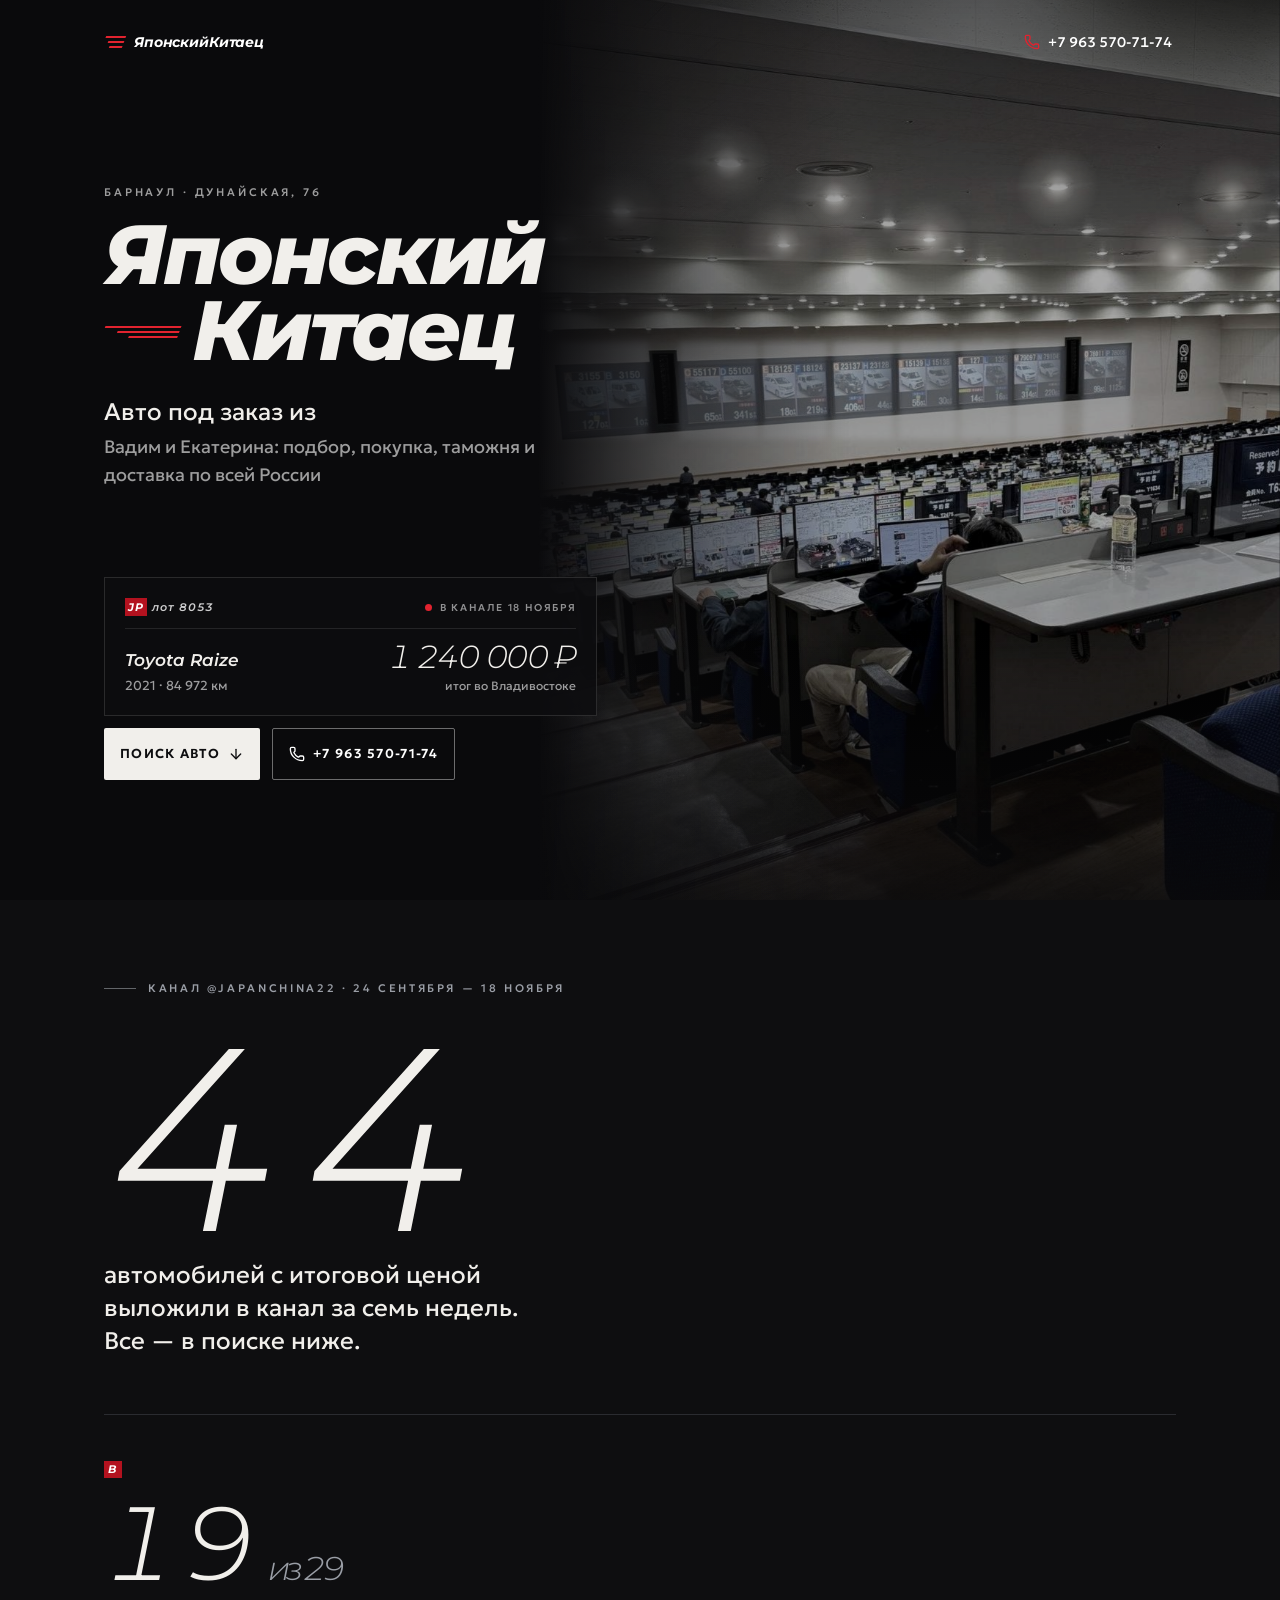
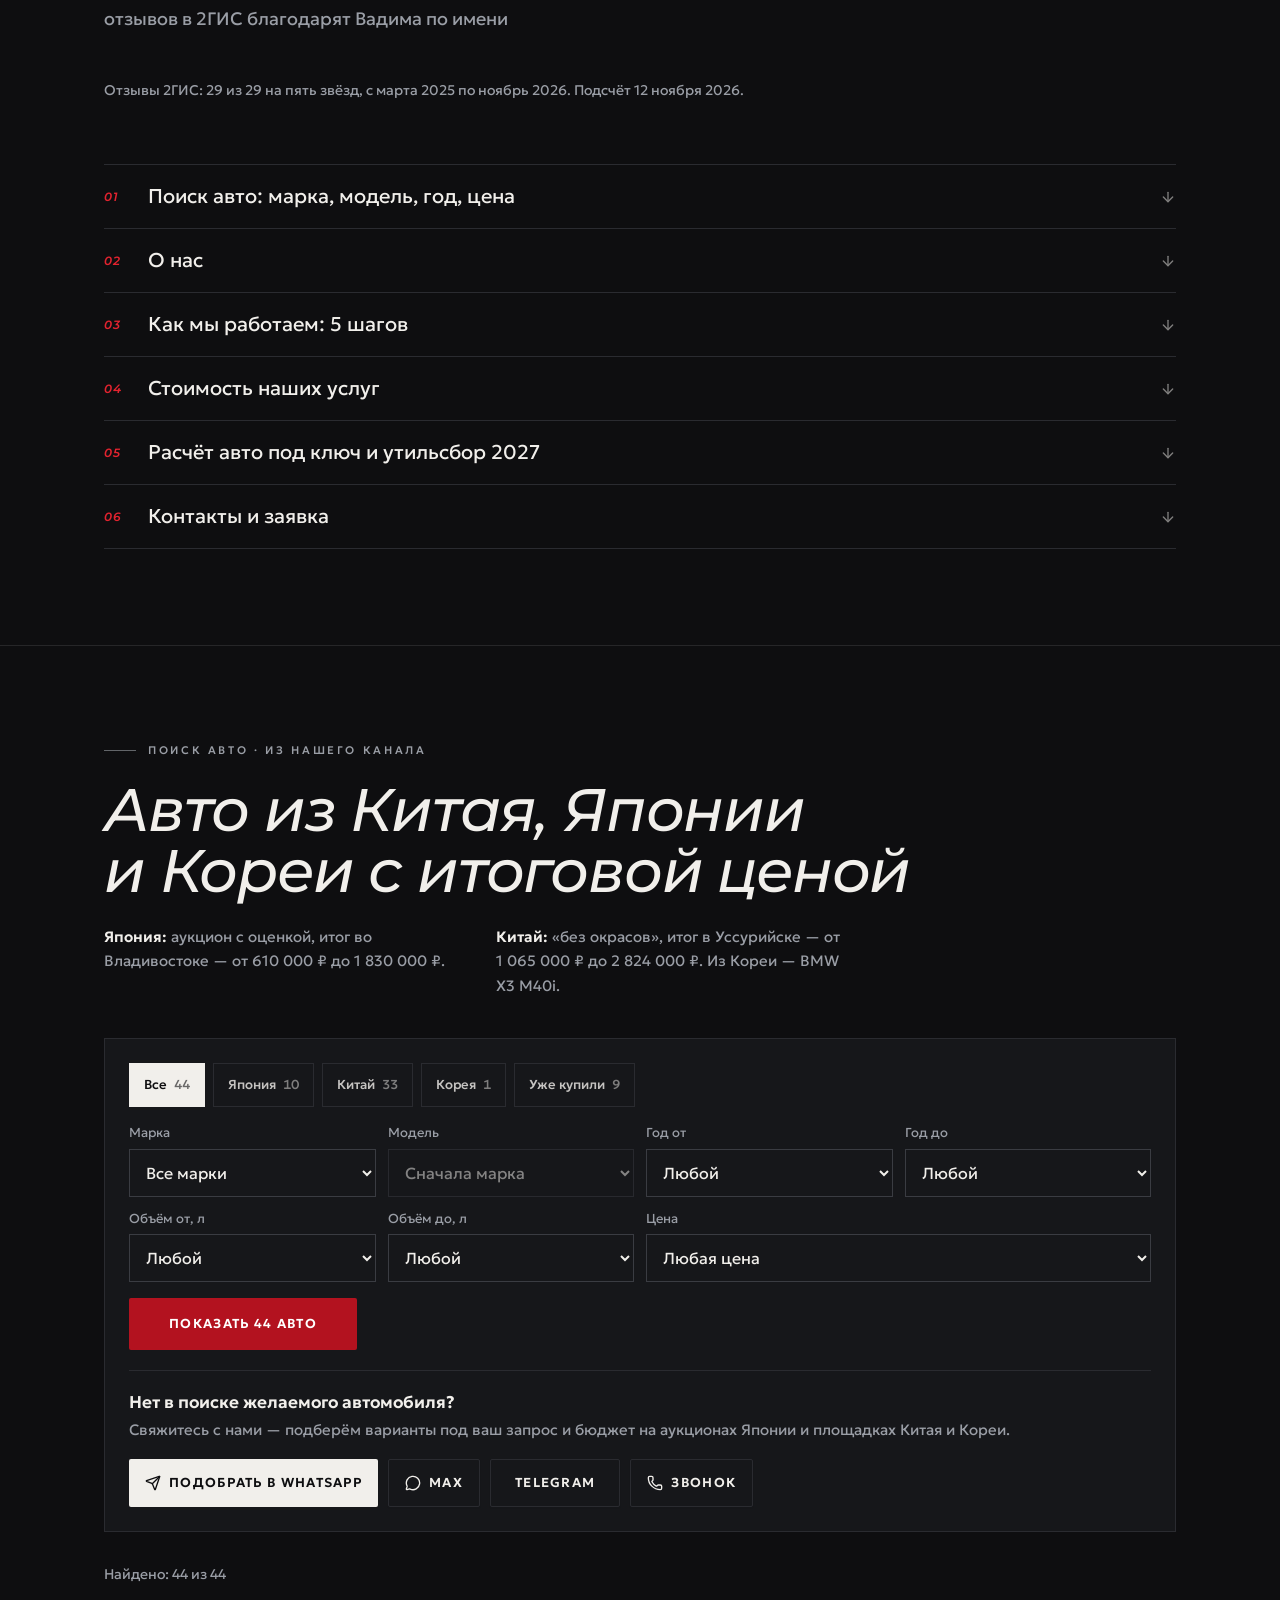
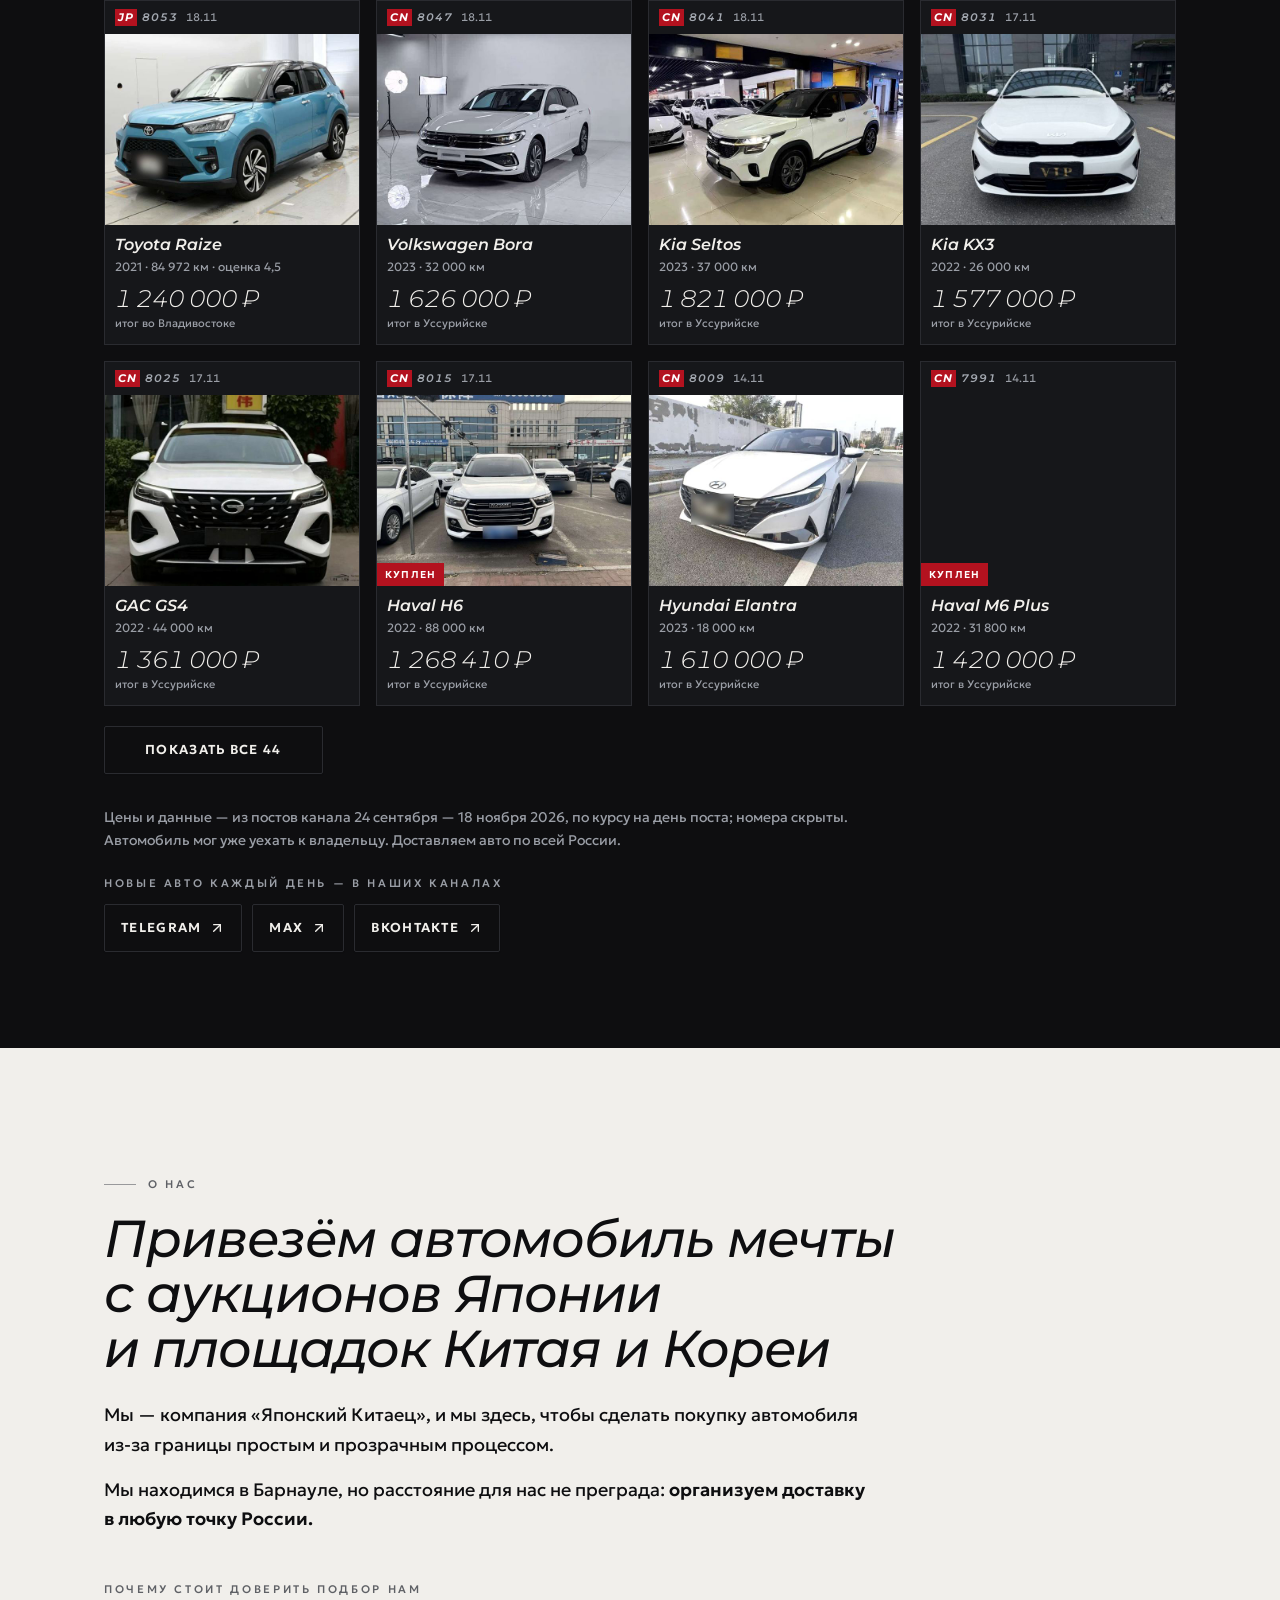
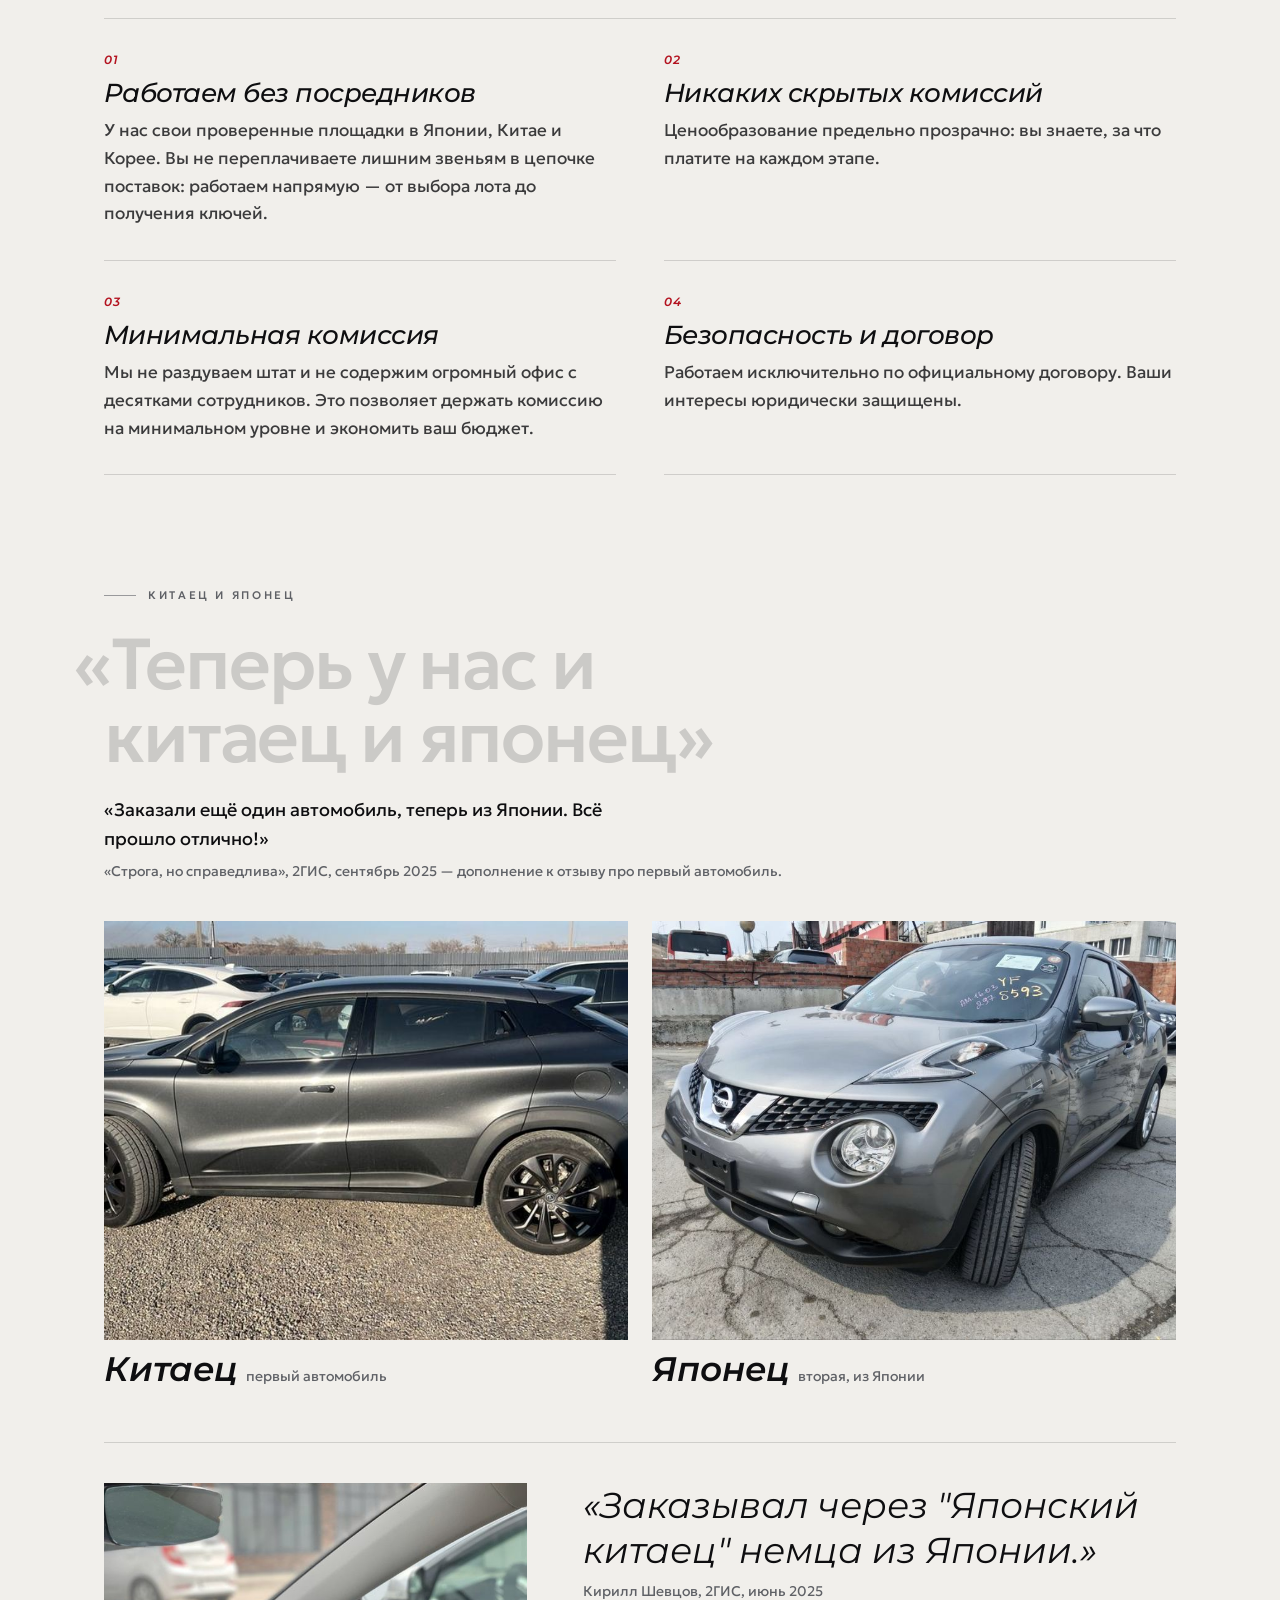
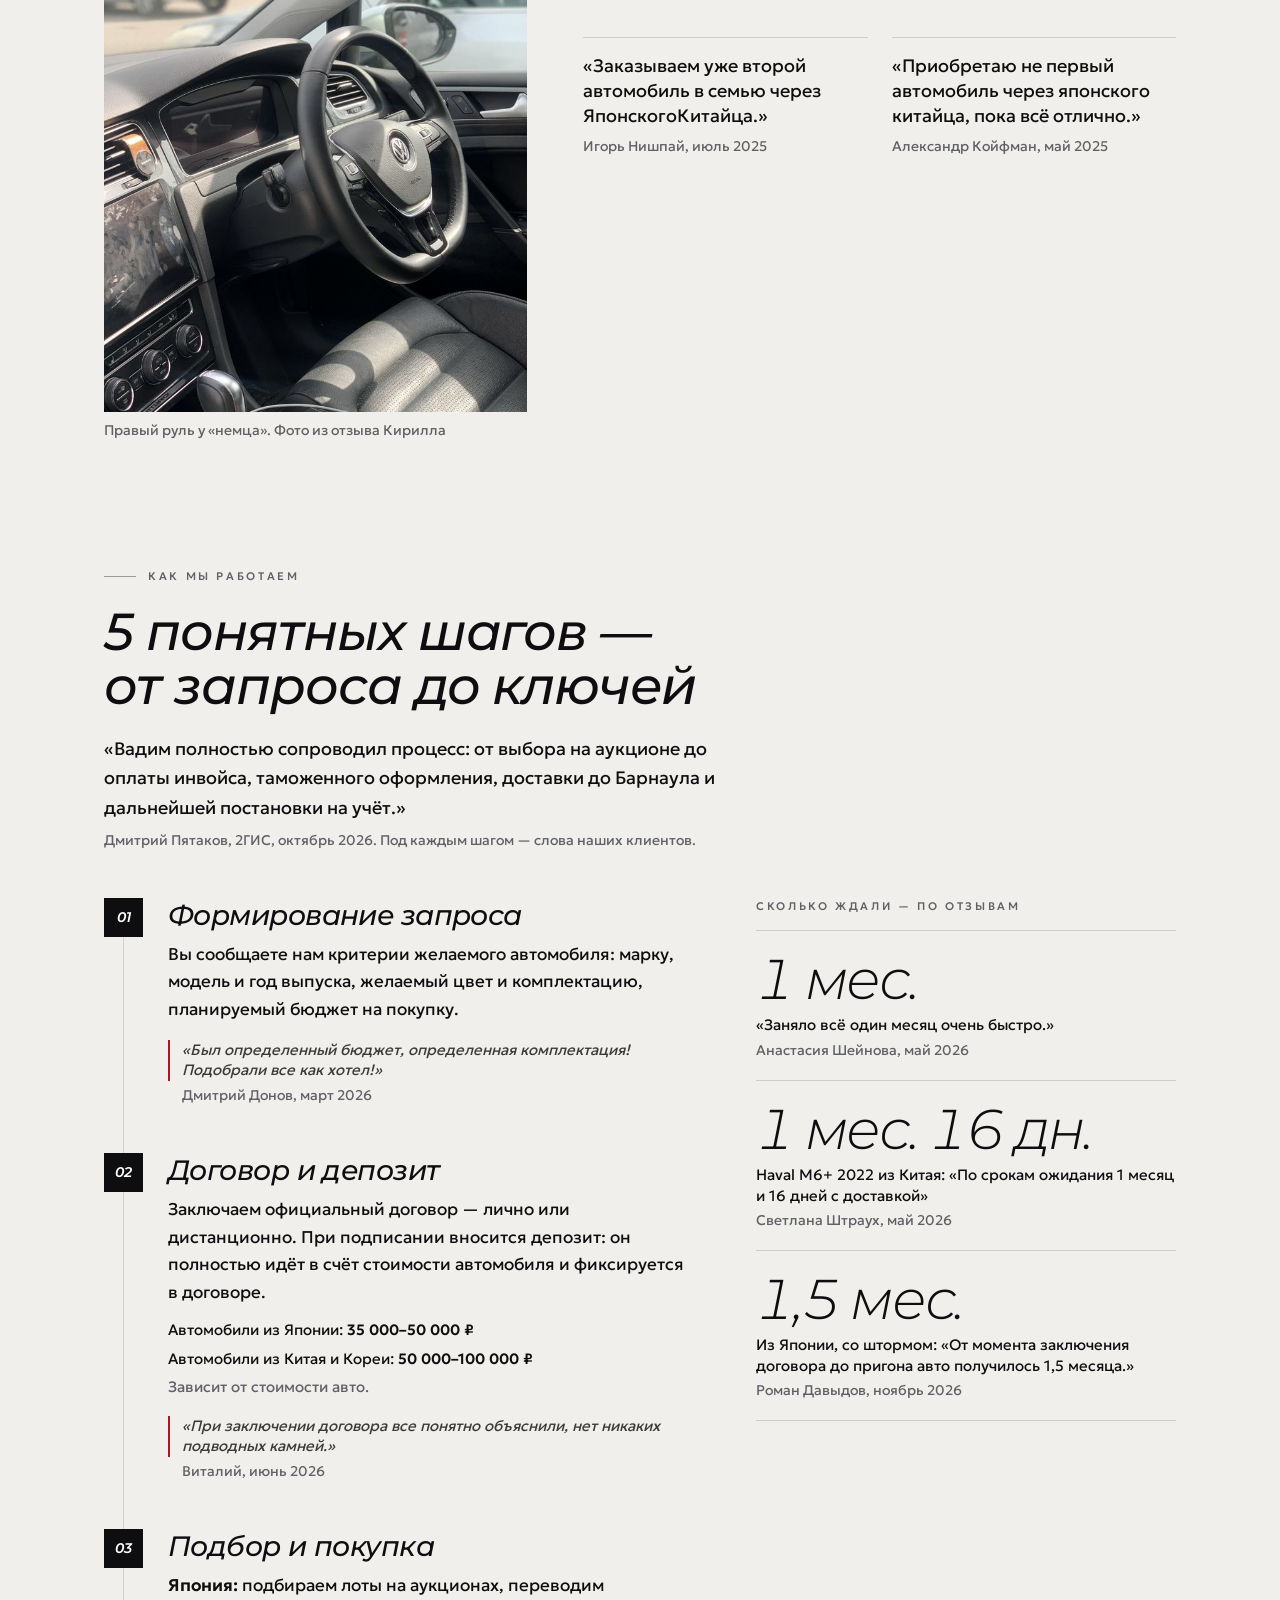
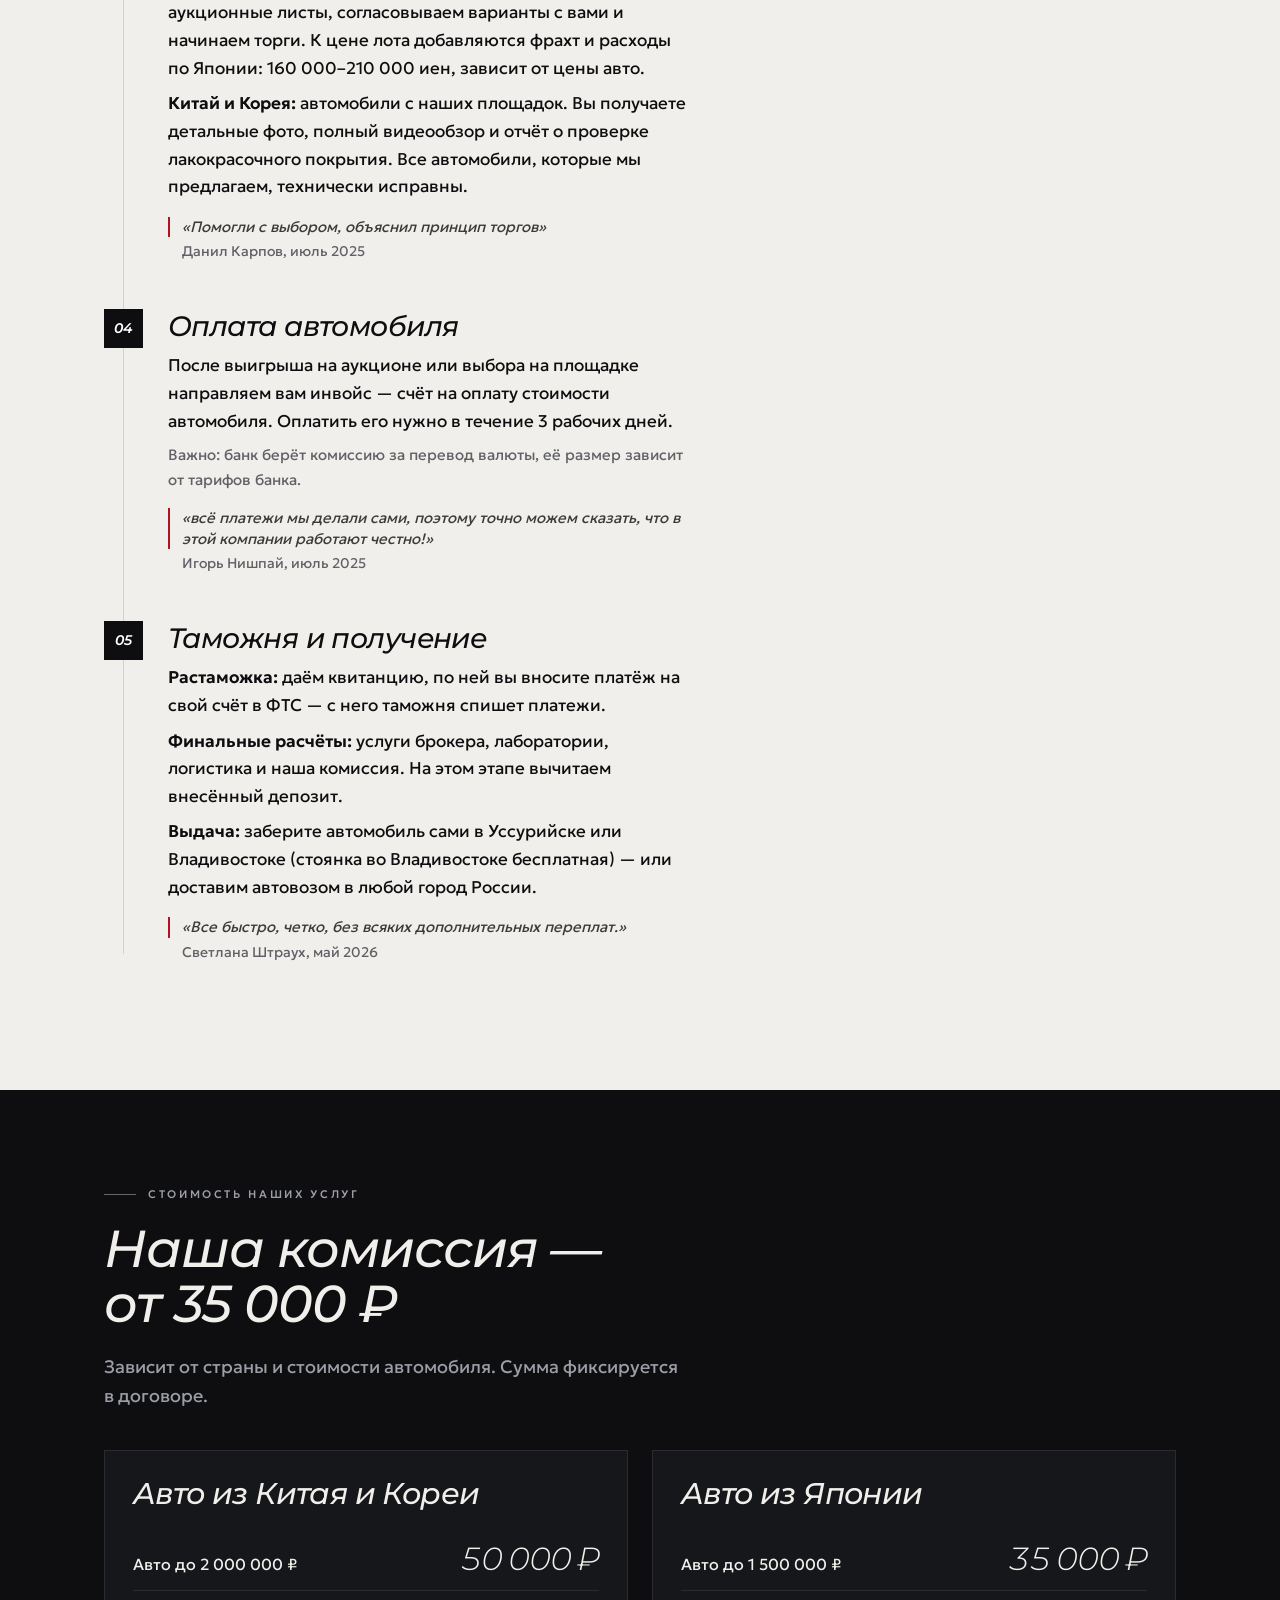
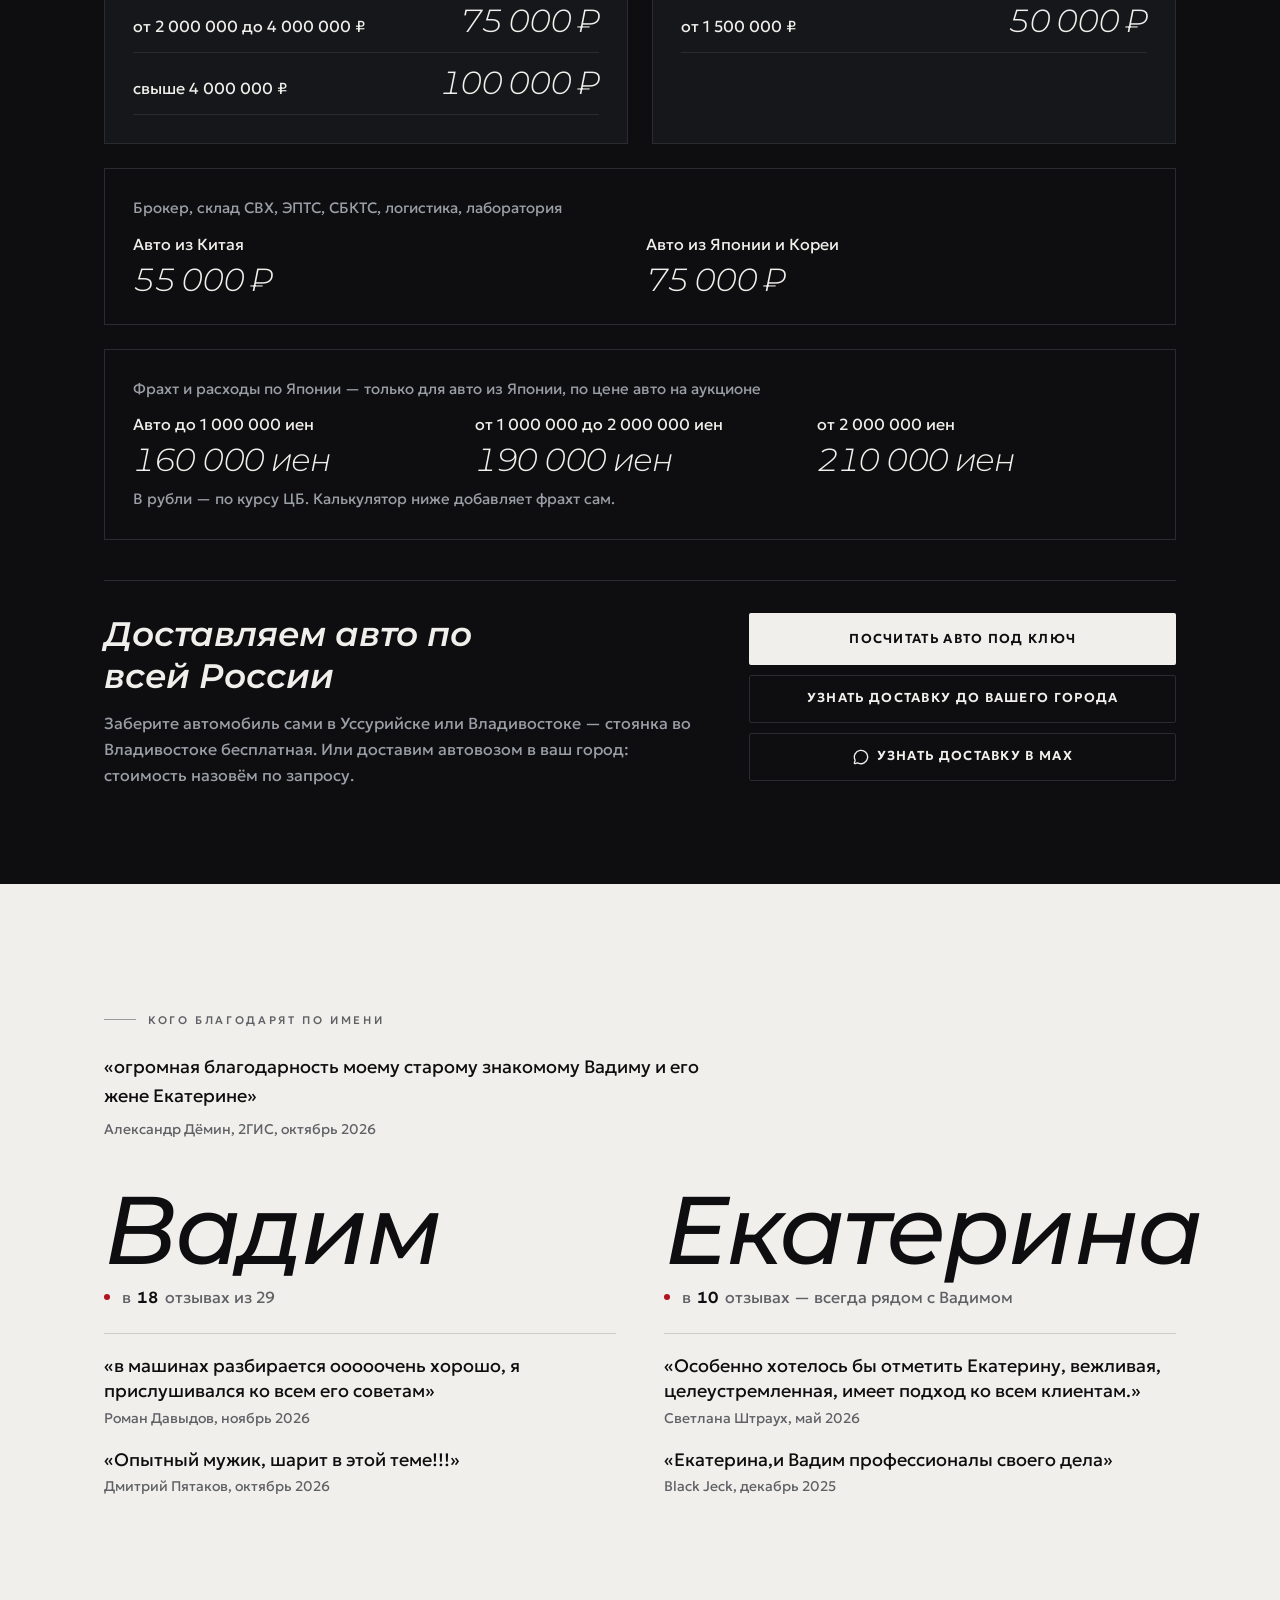
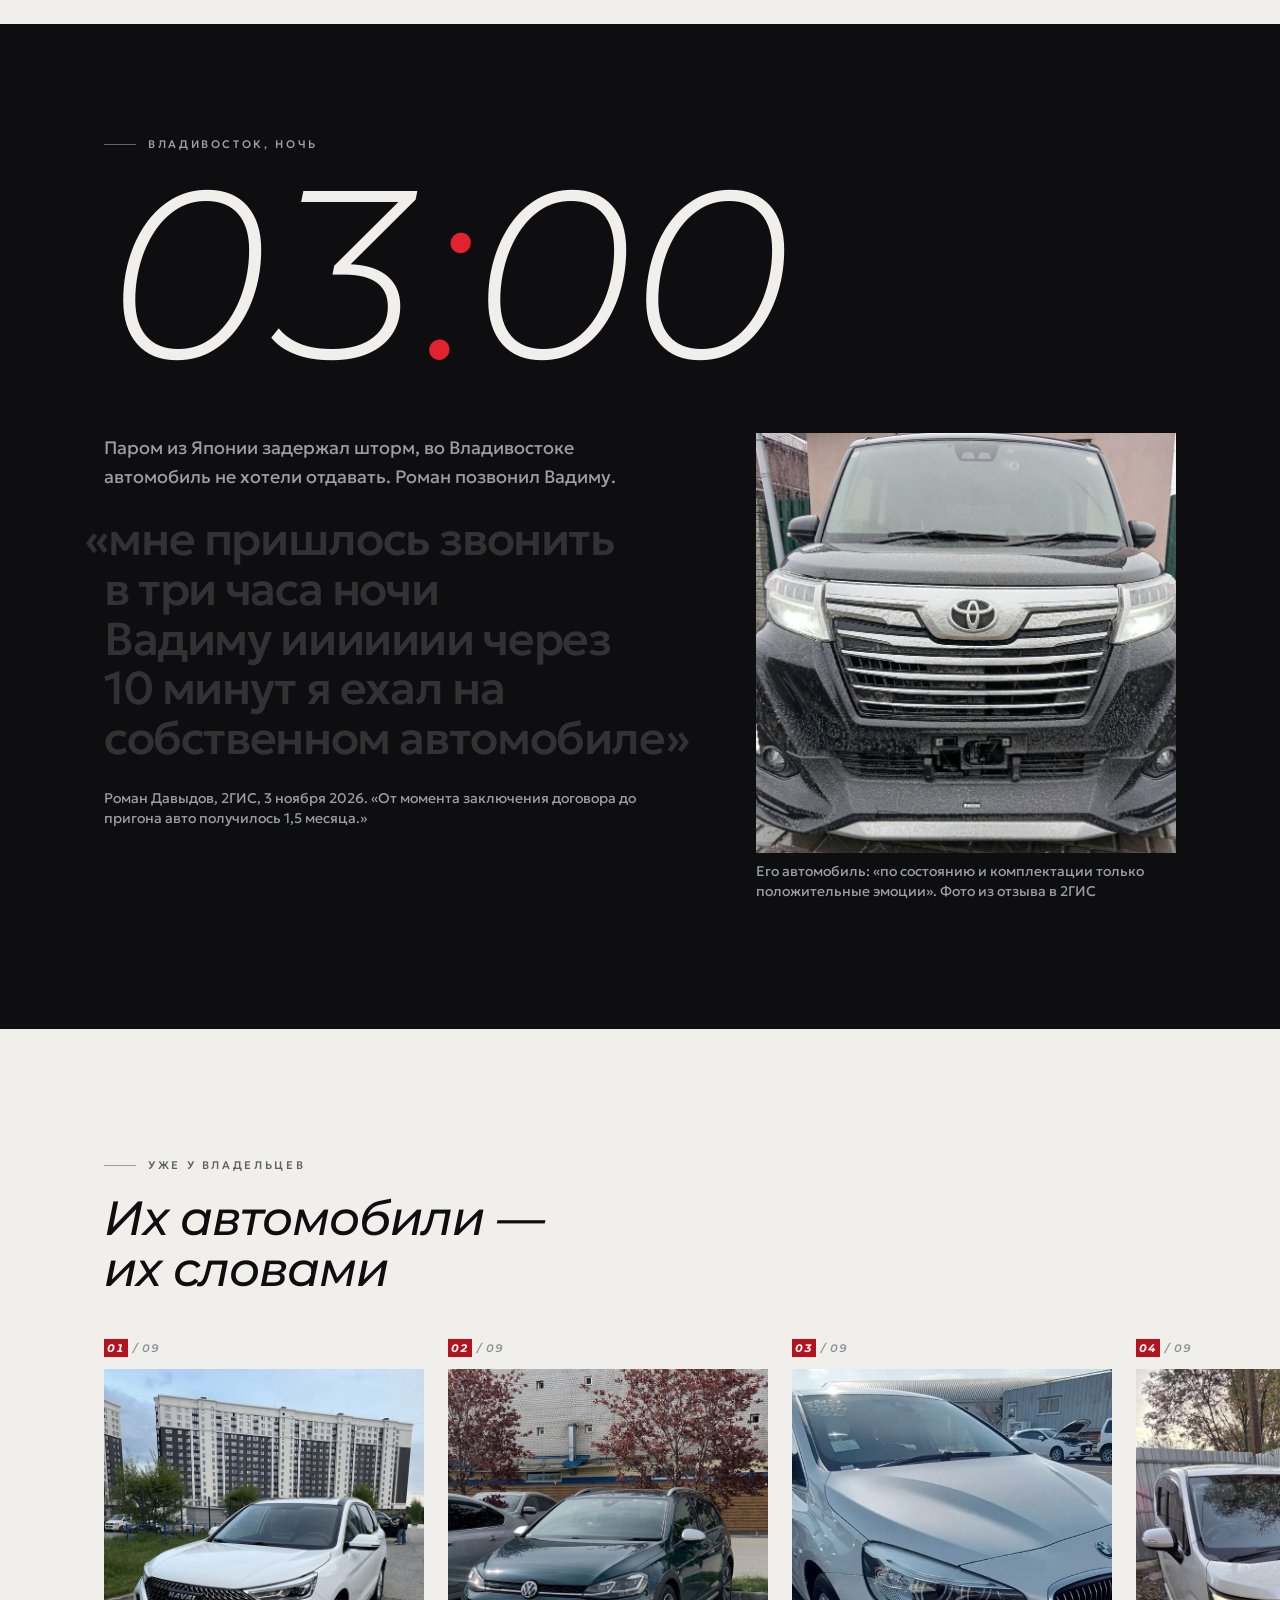
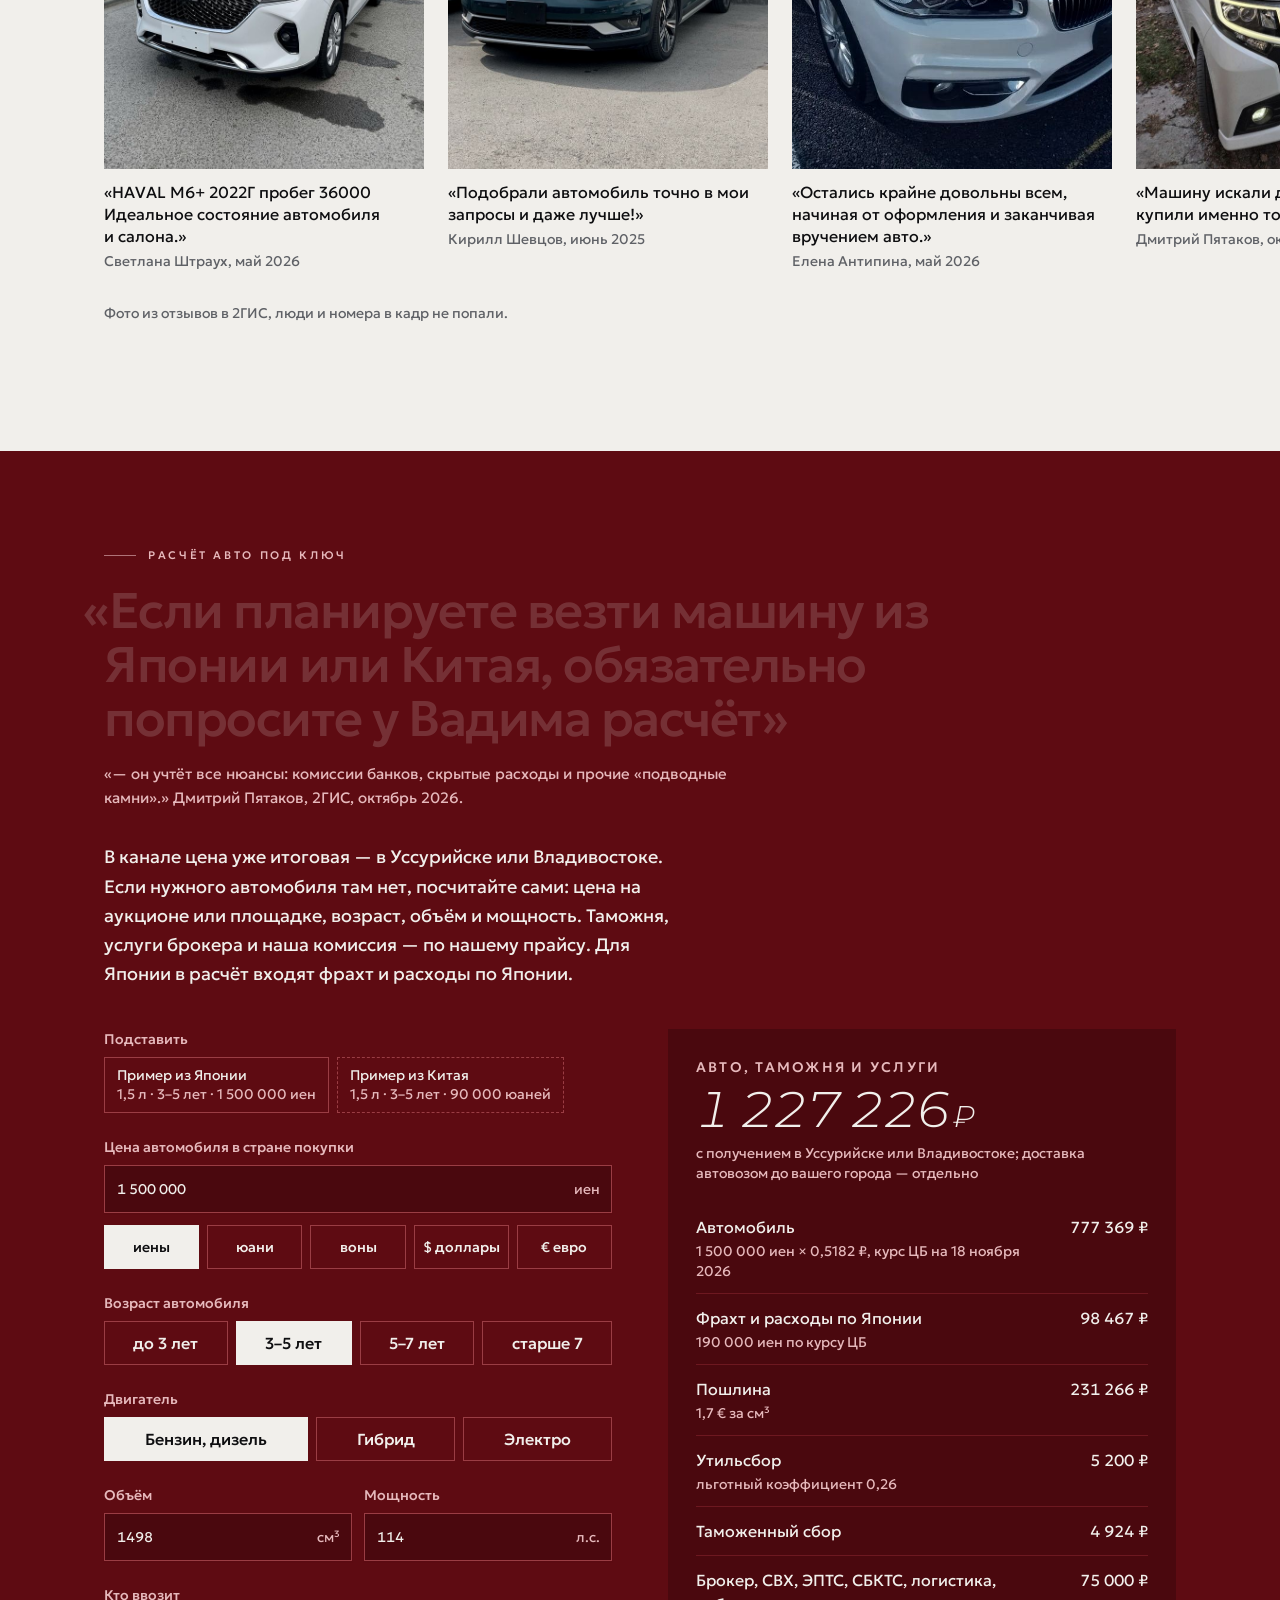
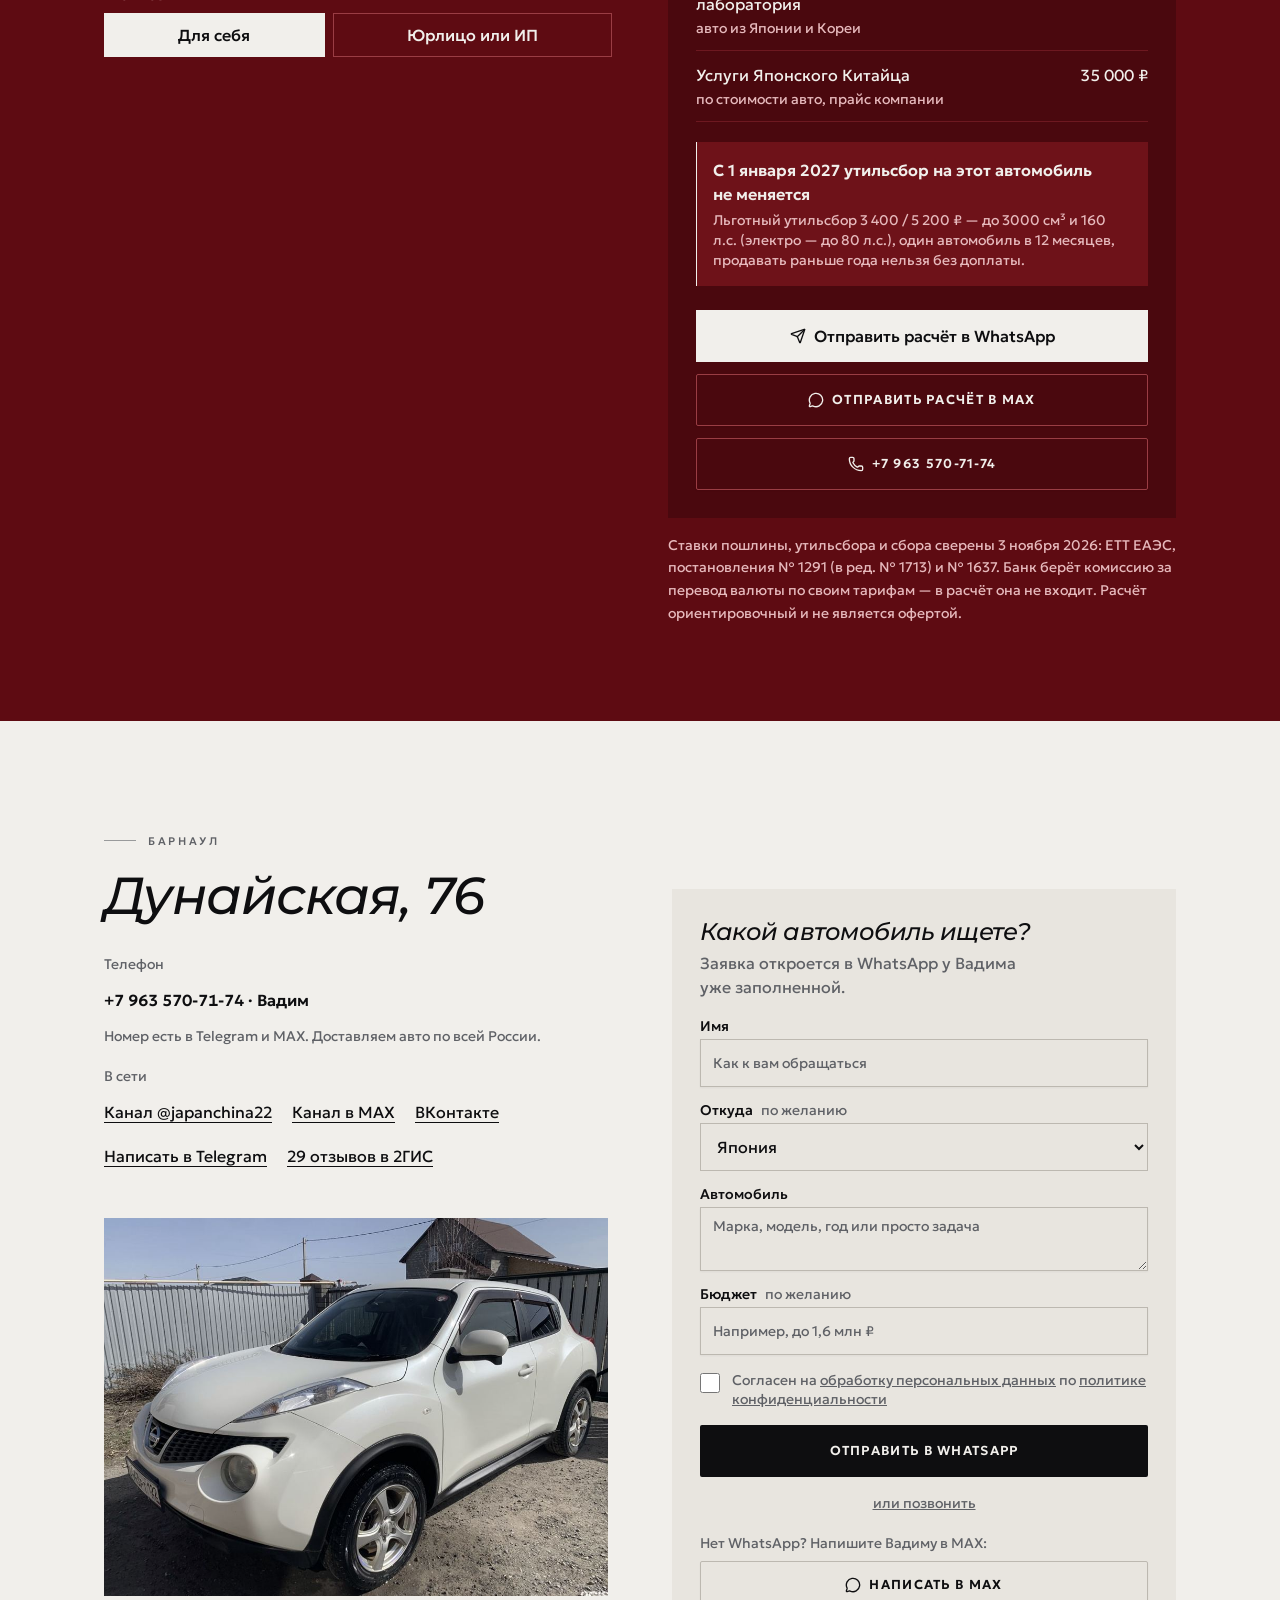
<file: index.html>
<!doctype html>
<html lang="ru">
<head>
<meta charset="utf-8">
<meta name="viewport" content="width=device-width, initial-scale=1, viewport-fit=cover">
<meta name="generator" content="yadro-studio">

<title>Японский Китаец — автомобили под заказ из Японии, Китая и Кореи, Барнаул</title>
<meta name="description" content="Японский Китаец, Барнаул: автомобили под заказ с аукционов Японии и площадок Китая и Кореи, доставка по всей России. Поиск авто из канала с итоговой ценой, стоимость услуг, расчёт таможни и утильсбора 2027.">
<meta property="og:type" content="website">
<meta property="og:title" content="Японский Китаец — автомобили из Японии, Китая и Кореи, Барнаул">
<meta property="og:description" content="Поиск авто из канала с ценами, стоимость услуг и расчёт таможни. Работаем по договору, доставка по всей России.">
<link rel="canonical" href="https://japanchina.ru/"><meta property="og:url" content="https://japanchina.ru/">
<meta property="og:image" content="https://japanchina.ru/img/og.jpg">
<meta name="theme-color" content="#0e0e10">
<link rel="icon" href="favicon.svg" type="image/svg+xml">
<link rel="icon" href="favicon.ico" sizes="32x32">
<link rel="apple-touch-icon" href="apple-touch-icon.png">
<script type="application/ld+json">{"@context":"https://schema.org","@type":"AutoDealer","name":"Японский Китаец","description":"Автомобили под заказ из Японии, Китая и Кореи","telephone":"+79635707174","address":{"@type":"PostalAddress","addressLocality":"Барнаул","streetAddress":"улица Дунайская, 76","addressCountry":"RU"},"aggregateRating":{"@type":"AggregateRating","ratingValue":"5.0","reviewCount":"29"},"sameAs":["https://t.me/japanchina22","https://vk.ru/japanchina22","https://max.ru/id222300449790_biz","https://2gis.ru/barnaul/firm/70000001099849589"]}</script>
<link rel="preload" as="image" href="img/hero.jpg" fetchpriority="high">
<link rel="preload" as="font" type="font/woff2" crossorigin href="./assets/montserrat-cyrillic-wght-italic-CVbpa0t4.woff2">
<link rel="preload" as="font" type="font/woff2" crossorigin href="./assets/geologica-cyrillic-wght-normal-DbeVG3Ps.woff2">
  <script type="module" crossorigin src="./assets/index-lVXMXswP.js"></script>
  <link rel="stylesheet" crossorigin href="./assets/index-CahvYByM.css">
<noscript><style>[style*="opacity:0"]{opacity:1!important;filter:none!important;transform:none!important}</style></noscript></head>
<body>
<div id="root"><link rel="preload" as="image" href="img/hero.jpg" fetchPriority="high"/><div id="top" class="relative"><div class="absolute inset-x-0 top-0 z-20"><div class="mx-auto flex max-w-6xl items-center justify-between px-5 pt-3 md:px-10 md:pt-5"><a href="#top" class="flex min-h-11 items-center gap-2.5" aria-label="Японский Китаец, в начало"><span aria-hidden="true" class="speed w-5"><i class="w-full"></i><i class="ml-[18%] w-[82%]"></i><i class="ml-[36%] w-[64%]"></i></span><span class="font-display text-[14px] font-bold italic tracking-[-0.01em] text-white">ЯпонскийКитаец</span></a><a href="tel:+79635707174" class="flex min-h-11 items-center gap-2 px-1 text-[14px] font-medium tabular-nums text-white transition-transform active:scale-[0.97]"><svg xmlns="http://www.w3.org/2000/svg" width="24" height="24" viewBox="0 0 24 24" fill="none" stroke="currentColor" stroke-width="2" stroke-linecap="round" stroke-linejoin="round" class="lucide lucide-phone size-4 text-[var(--red-bright)]" aria-hidden="true"><path d="M13.832 16.568a1 1 0 0 0 1.213-.303l.355-.465A2 2 0 0 1 17 15h3a2 2 0 0 1 2 2v3a2 2 0 0 1-2 2A18 18 0 0 1 2 4a2 2 0 0 1 2-2h3a2 2 0 0 1 2 2v3a2 2 0 0 1-.8 1.6l-.468.351a1 1 0 0 0-.292 1.233 14 14 0 0 0 6.392 6.384"></path></svg> <span class="hidden sm:inline">+7 963 570-71-74</span><span class="sm:hidden">Позвонить</span></a></div></div><div class="relative"><header class="hero"><div class="hero-stage"><div class="hero-photo"><img src="img/hero.jpg" alt="Зал японского автоаукциона: на стене табло с лотами, ряды столов с мониторами. Фото Японского Китайца в 2ГИС" fetchPriority="high" decoding="async"/><span aria-hidden="true" class="lamp" style="left:64.9%;top:2%;--n:0"></span><span aria-hidden="true" class="lamp" style="left:11.2%;top:28.4%;--n:1"></span><span aria-hidden="true" class="lamp" style="left:25.7%;top:24.6%;--n:2"></span><span aria-hidden="true" class="lamp" style="left:40%;top:27.4%;--n:3"></span><span aria-hidden="true" class="lamp" style="left:52.8%;top:30.6%;--n:4"></span><span aria-hidden="true" class="lamp" style="left:33%;top:30.9%;--n:5"></span><span aria-hidden="true" class="lamp" style="left:70%;top:26.5%;--n:6"></span><span aria-hidden="true" class="lamp" style="left:85.7%;top:32%;--n:7"></span><span aria-hidden="true" class="lamp" style="left:93.5%;top:27.2%;--n:8"></span><span aria-hidden="true" class="lamp" style="left:3%;top:30.3%;--n:9"></span><span aria-hidden="true" class="wall"><i style="left:0.6%;width:15.5%;--n:0"></i><i style="left:21.4%;width:13.7%;--n:1"></i><i style="left:35.7%;width:11.3%;--n:2"></i><i style="left:47.7%;width:10.7%;--n:3"></i><i style="left:59%;width:10.1%;--n:4"></i><i style="left:69.7%;width:8.9%;--n:5"></i><i style="left:79.2%;width:8.2%;--n:6"></i><i style="left:90.8%;width:8.3%;--n:7"></i></span></div><div aria-hidden="true" class="hero-shade"></div></div><div class="relative mx-auto flex w-full max-w-6xl flex-1 flex-col px-5 pb-7 pt-24 md:justify-center md:px-10 md:pb-16 md:pt-32"><div class="flex flex-1 flex-col md:max-w-[46%] md:flex-none"><p class="rise text-[11px] font-medium uppercase tracking-[0.26em] text-white/60">Барнаул · Дунайская, 76</p><h1 class="rise mt-4 font-display text-[min(15.2vw,64px)] font-[800] leading-[0.9] tracking-[-0.035em] md:text-[min(96px,6.6vw)]" style="--i:0">Японский<span class="flex items-center gap-3"><span aria-hidden="true" class="speed w-[0.9em] pt-[0.05em]"><i class="w-full"></i><i class="ml-[18%] w-[82%]"></i><i class="ml-[36%] w-[64%]"></i></span>Китаец</span></h1><p class="rise mt-5 text-[19px] leading-snug md:mt-7 md:text-2xl" style="--i:2"><span class="sr-only">Автомобили под заказ из Японии, Китая и Кореи.</span><span aria-hidden="true">Авто под заказ из<!-- --> <span class="rot font-semibold"><span>Японии</span><span>Китая</span><span>Кореи</span></span></span><span class="mt-1 block text-[15px] text-white/60 md:text-lg">Вадим и Екатерина: подбор, покупка, таможня и доставка по всей России</span></p><div class="rise mt-auto pt-8 md:mt-14" style="--i:3"><a href="#board" class="lot-in block border border-white/12 bg-[#0e0e10]/85 p-4 transition-transform active:scale-[0.98] md:p-5" aria-label="Последний лот канала: Toyota Raize 2021, 1 240 000 ₽ во Владивостоке. Открыть табло"><span class="flex items-center justify-between gap-3"><span class="tag text-white/80"><b>JP</b> лот <!-- -->8053</span><span class="flex items-center gap-2 text-[10px] font-medium uppercase tracking-[0.16em] text-white/55"><span class="live" aria-hidden="true"></span> в канале <!-- -->18 ноября</span></span><span class="mt-3 flex items-end justify-between gap-3 border-t border-white/10 pt-3"><span class="min-w-0"><span class="block truncate font-display text-[17px] font-semibold italic leading-tight">Toyota Raize</span><span class="mt-1 block text-[13px] text-white/60">2021<!-- --> · <!-- -->84 972<!-- --> км</span></span><span class="shrink-0 text-right"><span class="num block whitespace-nowrap text-[26px] leading-none md:text-[32px]">1 240 000 ₽</span><span class="mt-1 block whitespace-nowrap text-[12px] text-white/60">итог <!-- -->во Владивостоке</span></span></span></a><div class="mt-3 flex gap-3"><a href="#board" data-slot="button" data-variant="default" data-size="lg" class="inline-flex items-center justify-center gap-2 text-sm font-medium whitespace-nowrap transition-all outline-none focus-visible:border-ring focus-visible:ring-[3px] focus-visible:ring-ring/50 disabled:pointer-events-none disabled:opacity-50 aria-invalid:border-destructive aria-invalid:ring-destructive/20 dark:aria-invalid:ring-destructive/40 [&amp;_svg]:pointer-events-none [&amp;_svg]:shrink-0 [&amp;_svg:not([class*=&#x27;size-&#x27;])]:size-4 rounded-md has-[&gt;svg]:px-4 h-13 flex-1 bg-[var(--paper)] px-5 text-[var(--ink)] hover:bg-white active:scale-[0.97] md:flex-none md:px-8">Поиск авто <svg xmlns="http://www.w3.org/2000/svg" width="24" height="24" viewBox="0 0 24 24" fill="none" stroke="currentColor" stroke-width="2" stroke-linecap="round" stroke-linejoin="round" class="lucide lucide-arrow-down" aria-hidden="true"><path d="M12 5v14"></path><path d="m19 12-7 7-7-7"></path></svg></a><a href="tel:+79635707174" aria-label="Позвонить +7 963 570-71-74" data-slot="button" data-variant="outline" data-size="lg" class="inline-flex shrink-0 items-center justify-center gap-2 text-sm font-medium whitespace-nowrap transition-all outline-none focus-visible:border-ring focus-visible:ring-[3px] focus-visible:ring-ring/50 disabled:pointer-events-none disabled:opacity-50 aria-invalid:border-destructive aria-invalid:ring-destructive/20 dark:aria-invalid:ring-destructive/40 [&amp;_svg]:pointer-events-none [&amp;_svg]:shrink-0 [&amp;_svg:not([class*=&#x27;size-&#x27;])]:size-4 border shadow-xs dark:border-input dark:bg-input/30 dark:hover:bg-input/50 rounded-md has-[&gt;svg]:px-4 h-13 border-white/40 bg-transparent px-4 text-white hover:bg-white/10 hover:text-white active:scale-[0.97] md:px-6"><svg xmlns="http://www.w3.org/2000/svg" width="24" height="24" viewBox="0 0 24 24" fill="none" stroke="currentColor" stroke-width="2" stroke-linecap="round" stroke-linejoin="round" class="lucide lucide-phone" aria-hidden="true"><path d="M13.832 16.568a1 1 0 0 0 1.213-.303l.355-.465A2 2 0 0 1 17 15h3a2 2 0 0 1 2 2v3a2 2 0 0 1-2 2A18 18 0 0 1 2 4a2 2 0 0 1 2-2h3a2 2 0 0 1 2 2v3a2 2 0 0 1-.8 1.6l-.468.351a1 1 0 0 0-.292 1.233 14 14 0 0 0 6.392 6.384"></path></svg> <span class="hidden md:inline">+7 963 570-71-74</span></a></div></div></div></div></header><section class="screen-dark relative z-10"><div class="mx-auto max-w-6xl px-5 pb-16 pt-12 md:px-10 md:pb-24 md:pt-20"><p class="flex items-center gap-3 text-[11px] font-medium uppercase tracking-[0.24em] text-muted-foreground "><span aria-hidden="true" class="h-px w-8 shrink-0 bg-current opacity-60"></span>Канал @japanchina22 · <!-- -->24 сентября<!-- --> — <!-- -->18 ноября</p><div class="mt-8 md:mt-10" style="opacity:0;filter:blur(6px);transform:translateY(-6px)"><p class="num flex items-start text-[42vw] leading-[0.78] md:text-[260px]"><span class="inline-block tracking-wider tabular-nums dark:text-white text-foreground">0</span></p><p class="mt-5 max-w-md text-[19px] leading-snug md:text-2xl">автомобилей с итоговой ценой выложили в канал за семь недель. Все — в поиске ниже.</p></div><div class="mt-10 grid grid-cols-1 border-t border-border md:mt-14"><div class="py-6 pr-5 md:py-10 md:pr-10" style="opacity:0;filter:blur(6px);transform:translateY(-6px)"><p class="tag text-[var(--metal)]"><b>B</b></p><p class="num mt-3 text-[60px] leading-none md:text-[104px]"><span class="inline-block tracking-wider tabular-nums dark:text-white text-foreground">0</span><span class="ml-2 text-[0.32em] text-muted-foreground">из 29</span></p><p class="mt-3 text-[15px] leading-snug text-muted-foreground md:text-lg">отзывов в 2ГИС благодарят Вадима по имени</p></div></div><p class="mt-2 text-sm text-muted-foreground">Отзывы 2ГИС: 29 из 29 на пять звёзд, с марта 2025 по ноябрь 2026. Подсчёт 12 ноября 2026.</p><nav aria-label="Что на сайте" class="mt-12 border-t border-border md:mt-16"><a href="#board" class="group flex min-h-14 items-center gap-4 border-b border-border py-3.5 transition-colors hover:bg-white/[0.03] active:bg-white/[0.06] md:min-h-16"><span class="w-7 shrink-0 font-display text-[12px] font-semibold italic tracking-[0.1em] text-[var(--red-bright)]">01</span><span class="flex-1 text-[17px] leading-snug md:text-xl">Поиск авто: марка, модель, год, цена</span><svg xmlns="http://www.w3.org/2000/svg" width="24" height="24" viewBox="0 0 24 24" fill="none" stroke="currentColor" stroke-width="2" stroke-linecap="round" stroke-linejoin="round" class="lucide lucide-arrow-down size-4 shrink-0 opacity-50 transition-transform duration-300 group-hover:translate-y-1" aria-hidden="true"><path d="M12 5v14"></path><path d="m19 12-7 7-7-7"></path></svg></a><a href="#about" class="group flex min-h-14 items-center gap-4 border-b border-border py-3.5 transition-colors hover:bg-white/[0.03] active:bg-white/[0.06] md:min-h-16"><span class="w-7 shrink-0 font-display text-[12px] font-semibold italic tracking-[0.1em] text-[var(--red-bright)]">02</span><span class="flex-1 text-[17px] leading-snug md:text-xl">О нас</span><svg xmlns="http://www.w3.org/2000/svg" width="24" height="24" viewBox="0 0 24 24" fill="none" stroke="currentColor" stroke-width="2" stroke-linecap="round" stroke-linejoin="round" class="lucide lucide-arrow-down size-4 shrink-0 opacity-50 transition-transform duration-300 group-hover:translate-y-1" aria-hidden="true"><path d="M12 5v14"></path><path d="m19 12-7 7-7-7"></path></svg></a><a href="#put" class="group flex min-h-14 items-center gap-4 border-b border-border py-3.5 transition-colors hover:bg-white/[0.03] active:bg-white/[0.06] md:min-h-16"><span class="w-7 shrink-0 font-display text-[12px] font-semibold italic tracking-[0.1em] text-[var(--red-bright)]">03</span><span class="flex-1 text-[17px] leading-snug md:text-xl">Как мы работаем: 5 шагов</span><svg xmlns="http://www.w3.org/2000/svg" width="24" height="24" viewBox="0 0 24 24" fill="none" stroke="currentColor" stroke-width="2" stroke-linecap="round" stroke-linejoin="round" class="lucide lucide-arrow-down size-4 shrink-0 opacity-50 transition-transform duration-300 group-hover:translate-y-1" aria-hidden="true"><path d="M12 5v14"></path><path d="m19 12-7 7-7-7"></path></svg></a><a href="#price" class="group flex min-h-14 items-center gap-4 border-b border-border py-3.5 transition-colors hover:bg-white/[0.03] active:bg-white/[0.06] md:min-h-16"><span class="w-7 shrink-0 font-display text-[12px] font-semibold italic tracking-[0.1em] text-[var(--red-bright)]">04</span><span class="flex-1 text-[17px] leading-snug md:text-xl">Стоимость наших услуг</span><svg xmlns="http://www.w3.org/2000/svg" width="24" height="24" viewBox="0 0 24 24" fill="none" stroke="currentColor" stroke-width="2" stroke-linecap="round" stroke-linejoin="round" class="lucide lucide-arrow-down size-4 shrink-0 opacity-50 transition-transform duration-300 group-hover:translate-y-1" aria-hidden="true"><path d="M12 5v14"></path><path d="m19 12-7 7-7-7"></path></svg></a><a href="#calc" class="group flex min-h-14 items-center gap-4 border-b border-border py-3.5 transition-colors hover:bg-white/[0.03] active:bg-white/[0.06] md:min-h-16"><span class="w-7 shrink-0 font-display text-[12px] font-semibold italic tracking-[0.1em] text-[var(--red-bright)]">05</span><span class="flex-1 text-[17px] leading-snug md:text-xl">Расчёт авто под ключ и утильсбор 2027</span><svg xmlns="http://www.w3.org/2000/svg" width="24" height="24" viewBox="0 0 24 24" fill="none" stroke="currentColor" stroke-width="2" stroke-linecap="round" stroke-linejoin="round" class="lucide lucide-arrow-down size-4 shrink-0 opacity-50 transition-transform duration-300 group-hover:translate-y-1" aria-hidden="true"><path d="M12 5v14"></path><path d="m19 12-7 7-7-7"></path></svg></a><a href="#book" class="group flex min-h-14 items-center gap-4 border-b border-border py-3.5 transition-colors hover:bg-white/[0.03] active:bg-white/[0.06] md:min-h-16"><span class="w-7 shrink-0 font-display text-[12px] font-semibold italic tracking-[0.1em] text-[var(--red-bright)]">06</span><span class="flex-1 text-[17px] leading-snug md:text-xl">Контакты и заявка</span><svg xmlns="http://www.w3.org/2000/svg" width="24" height="24" viewBox="0 0 24 24" fill="none" stroke="currentColor" stroke-width="2" stroke-linecap="round" stroke-linejoin="round" class="lucide lucide-arrow-down size-4 shrink-0 opacity-50 transition-transform duration-300 group-hover:translate-y-1" aria-hidden="true"><path d="M12 5v14"></path><path d="m19 12-7 7-7-7"></path></svg></a></nav></div></section></div><main class="relative z-10 bg-background"><section id="board" class="screen-dark scroll-mt-4 border-t border-white/10"><div class="mx-auto max-w-6xl px-5 py-16 md:px-10 md:py-24"><p class="flex items-center gap-3 text-[11px] font-medium uppercase tracking-[0.24em] text-muted-foreground "><span aria-hidden="true" class="h-px w-8 shrink-0 bg-current opacity-60"></span>Поиск авто · из нашего канала</p><h2 class="whitespace-pre-wrap mt-5 max-w-4xl font-display text-[32px] leading-[1.02] md:text-[60px]" aria-label="Авто из Китая, Японии
и Кореи с итоговой ценой" style="opacity:1"><span class="sr-only">Авто из Китая, Японии
и Кореи с итоговой ценой</span><span class="block" aria-hidden="true" style="opacity:0;filter:blur(10px);transform:translateY(20px)">Авто из Китая, Японии</span><span class="block" aria-hidden="true" style="opacity:0;filter:blur(10px);transform:translateY(20px)">и Кореи с итоговой ценой</span></h2><div class="mt-6 grid max-w-3xl gap-4 text-[15px] leading-relaxed text-muted-foreground md:grid-cols-2"><p><span class="font-semibold text-foreground">Япония:</span> аукцион с оценкой, итог во Владивостоке — от <!-- -->610 000 ₽<!-- --> до <!-- -->1 830 000 ₽<!-- -->.</p><p><span class="font-semibold text-foreground">Китай:</span> «без окрасов», итог в Уссурийске — от <!-- -->1 065 000 ₽<!-- --> до <!-- -->2 824 000 ₽<!-- -->. Из Кореи — BMW X3 M40i.</p></div><div class="mt-10"><div><div role="search" aria-label="Поиск автомобиля" class="border border-border bg-card p-4 md:p-6"><div class="rail -mx-4 flex gap-2 overflow-x-auto px-4 md:mx-0 md:flex-wrap md:px-0" role="group" aria-label="Откуда автомобиль"><button type="button" aria-pressed="true" class="min-h-11 shrink-0 border px-3.5 text-[13px] font-medium transition-[background-color,color,transform] duration-200 active:scale-[0.97] border-[var(--paper)] bg-[var(--paper)] text-[var(--ink)]">Все<!-- --> <span class="ml-1 tabular-nums opacity-60">44</span></button><button type="button" aria-pressed="false" class="min-h-11 shrink-0 border px-3.5 text-[13px] font-medium transition-[background-color,color,transform] duration-200 active:scale-[0.97] border-border text-foreground/80 hover:bg-white/5">Япония<!-- --> <span class="ml-1 tabular-nums opacity-60">10</span></button><button type="button" aria-pressed="false" class="min-h-11 shrink-0 border px-3.5 text-[13px] font-medium transition-[background-color,color,transform] duration-200 active:scale-[0.97] border-border text-foreground/80 hover:bg-white/5">Китай<!-- --> <span class="ml-1 tabular-nums opacity-60">33</span></button><button type="button" aria-pressed="false" class="min-h-11 shrink-0 border px-3.5 text-[13px] font-medium transition-[background-color,color,transform] duration-200 active:scale-[0.97] border-border text-foreground/80 hover:bg-white/5">Корея<!-- --> <span class="ml-1 tabular-nums opacity-60">1</span></button><button type="button" aria-pressed="false" class="min-h-11 shrink-0 border px-3.5 text-[13px] font-medium transition-[background-color,color,transform] duration-200 active:scale-[0.97] border-border text-foreground/80 hover:bg-white/5">Уже купили<!-- --> <span class="ml-1 tabular-nums opacity-60">9</span></button></div><div class="mt-4 grid grid-cols-2 gap-3 md:grid-cols-4"><div class="grid min-w-0 gap-1.5"><label for="s-brand" class="text-[13px] text-muted-foreground">Марка</label><select id="s-brand" class="h-12 w-full min-w-0 border border-input bg-[var(--board)] px-3 text-base text-foreground [color-scheme:dark] focus-visible:border-[var(--paper)] focus-visible:outline-none disabled:opacity-50"><option value="" selected="">Все марки</option><option>BMW</option><option>Chery</option><option>GAC</option><option>Geely</option><option>Haval</option><option>Honda</option><option>Hyundai</option><option>Jetour</option><option>Jetta</option><option>Kia</option><option>Mazda</option><option>MG</option><option>Mitsubishi</option><option>Nissan</option><option>Škoda</option><option>Suzuki</option><option>Toyota</option><option>Volkswagen</option></select></div><div class="grid min-w-0 gap-1.5"><label for="s-model" class="text-[13px] text-muted-foreground">Модель</label><select id="s-model" disabled="" class="h-12 w-full min-w-0 border border-input bg-[var(--board)] px-3 text-base text-foreground [color-scheme:dark] focus-visible:border-[var(--paper)] focus-visible:outline-none disabled:opacity-50"><option value="" selected="">Сначала марка</option></select></div><div class="grid min-w-0 gap-1.5"><label for="s-yfrom" class="text-[13px] text-muted-foreground">Год от</label><select id="s-yfrom" class="h-12 w-full min-w-0 border border-input bg-[var(--board)] px-3 text-base text-foreground [color-scheme:dark] focus-visible:border-[var(--paper)] focus-visible:outline-none disabled:opacity-50"><option value="" selected="">Любой</option><option>2010</option><option>2014</option><option>2016</option><option>2017</option><option>2019</option><option>2021</option><option>2022</option><option>2023</option><option>2025</option></select></div><div class="grid min-w-0 gap-1.5"><label for="s-yto" class="text-[13px] text-muted-foreground">Год до</label><select id="s-yto" class="h-12 w-full min-w-0 border border-input bg-[var(--board)] px-3 text-base text-foreground [color-scheme:dark] focus-visible:border-[var(--paper)] focus-visible:outline-none disabled:opacity-50"><option value="" selected="">Любой</option><option>2010</option><option>2014</option><option>2016</option><option>2017</option><option>2019</option><option>2021</option><option>2022</option><option>2023</option><option>2025</option></select></div><div class="grid min-w-0 gap-1.5"><label for="s-vfrom" class="text-[13px] text-muted-foreground">Объём от, л</label><select id="s-vfrom" class="h-12 w-full min-w-0 border border-input bg-[var(--board)] px-3 text-base text-foreground [color-scheme:dark] focus-visible:border-[var(--paper)] focus-visible:outline-none disabled:opacity-50"><option value="" selected="">Любой</option><option>0,66</option><option>1,0</option><option>1,2</option><option>1,4</option><option>1,5</option><option>1,6</option><option>1,8</option><option>2,0</option><option>3,0</option></select></div><div class="grid min-w-0 gap-1.5"><label for="s-vto" class="text-[13px] text-muted-foreground">Объём до, л</label><select id="s-vto" class="h-12 w-full min-w-0 border border-input bg-[var(--board)] px-3 text-base text-foreground [color-scheme:dark] focus-visible:border-[var(--paper)] focus-visible:outline-none disabled:opacity-50"><option value="" selected="">Любой</option><option>0,66</option><option>1,0</option><option>1,2</option><option>1,4</option><option>1,5</option><option>1,6</option><option>1,8</option><option>2,0</option><option>3,0</option></select></div><div class="col-span-2"><div class="grid min-w-0 gap-1.5"><label for="s-price" class="text-[13px] text-muted-foreground">Цена</label><select id="s-price" class="h-12 w-full min-w-0 border border-input bg-[var(--board)] px-3 text-base text-foreground [color-scheme:dark] focus-visible:border-[var(--paper)] focus-visible:outline-none disabled:opacity-50"><option value="" selected="">Любая цена</option><option value="1200000">до 1,2 млн ₽</option><option value="1500000">до 1,5 млн ₽</option><option value="2000000">до 2 млн ₽</option><option value="3000000">до 3 млн ₽</option></select></div></div></div><div class="mt-4 grid gap-2.5 md:flex md:items-center"><button data-slot="button" data-variant="default" data-size="lg" class="inline-flex shrink-0 items-center justify-center gap-2 font-medium whitespace-nowrap transition-all outline-none focus-visible:border-ring focus-visible:ring-[3px] focus-visible:ring-ring/50 disabled:pointer-events-none disabled:opacity-50 aria-invalid:border-destructive aria-invalid:ring-destructive/20 dark:aria-invalid:ring-destructive/40 [&amp;_svg]:pointer-events-none [&amp;_svg]:shrink-0 [&amp;_svg:not([class*=&#x27;size-&#x27;])]:size-4 rounded-md px-6 has-[&gt;svg]:px-4 h-13 bg-[var(--red)] text-base text-white hover:bg-[var(--red-bright)] active:scale-[0.97] md:px-10">Показать 44 авто</button></div><div class="mt-5 border-t border-border pt-5"><p class="text-[17px] font-semibold leading-snug">Нет в поиске желаемого автомобиля?</p><p class="mt-1 text-[15px] leading-relaxed text-muted-foreground">Свяжитесь с нами — подберём варианты под ваш запрос и бюджет на аукционах Японии и площадках Китая и Кореи.</p><div class="mt-4 grid grid-cols-3 gap-2.5 md:flex"><a href="https://wa.me/79635707174?text=%D0%97%D0%B4%D1%80%D0%B0%D0%B2%D1%81%D1%82%D0%B2%D1%83%D0%B9%D1%82%D0%B5!%20%D0%9F%D0%B8%D1%88%D1%83%20%D1%81%20%D1%81%D0%B0%D0%B9%D1%82%D0%B0%20%D0%AF%D0%BF%D0%BE%D0%BD%D1%81%D0%BA%D0%BE%D0%B3%D0%BE%20%D0%9A%D0%B8%D1%82%D0%B0%D0%B9%D1%86%D0%B0.%0A%D0%A5%D0%BE%D1%87%D1%83%20%D0%BF%D0%BE%D0%B4%D0%BE%D0%B1%D1%80%D0%B0%D1%82%D1%8C%20%D0%B0%D0%B2%D1%82%D0%BE%D0%BC%D0%BE%D0%B1%D0%B8%D0%BB%D1%8C%20%D0%BF%D0%BE%D0%B4%20%D0%B7%D0%B0%D0%BA%D0%B0%D0%B7.%0A%D0%9F%D0%BE%D0%B4%D0%B1%D0%B5%D1%80%D1%91%D1%82%D0%B5%20%D0%B2%D0%B0%D1%80%D0%B8%D0%B0%D0%BD%D1%82%D1%8B%20%D0%BF%D0%BE%D0%B4%20%D0%BC%D0%BE%D0%B9%20%D0%B7%D0%B0%D0%BF%D1%80%D0%BE%D1%81%20%D0%B8%20%D0%B1%D1%8E%D0%B4%D0%B6%D0%B5%D1%82%3F" target="_blank" rel="noopener" data-slot="button" data-variant="default" data-size="lg" class="inline-flex shrink-0 items-center justify-center gap-2 font-medium whitespace-nowrap transition-all outline-none focus-visible:border-ring focus-visible:ring-[3px] focus-visible:ring-ring/50 disabled:pointer-events-none disabled:opacity-50 aria-invalid:border-destructive aria-invalid:ring-destructive/20 dark:aria-invalid:ring-destructive/40 [&amp;_svg]:pointer-events-none [&amp;_svg]:shrink-0 [&amp;_svg:not([class*=&#x27;size-&#x27;])]:size-4 bg-primary text-primary-foreground hover:bg-primary/90 rounded-md px-6 has-[&gt;svg]:px-4 col-span-3 h-12 text-base active:scale-[0.97] md:px-8"><svg xmlns="http://www.w3.org/2000/svg" width="24" height="24" viewBox="0 0 24 24" fill="none" stroke="currentColor" stroke-width="2" stroke-linecap="round" stroke-linejoin="round" class="lucide lucide-send" aria-hidden="true"><path d="M14.536 21.686a.5.5 0 0 0 .937-.024l6.5-19a.496.496 0 0 0-.635-.635l-19 6.5a.5.5 0 0 0-.024.937l7.93 3.18a2 2 0 0 1 1.112 1.11z"></path><path d="m21.854 2.147-10.94 10.939"></path></svg> Подобрать в WhatsApp</a><a href="https://max.ru/u/f9LHodD0cOKlFnq1Lm5C0RJWU4kNJ1_e2Y_D4_sEE4pSa6UY5ubHSHsWmGk" target="_blank" rel="noopener" data-slot="button" data-variant="outline" data-size="lg" class="inline-flex shrink-0 items-center justify-center gap-2 text-sm font-medium whitespace-nowrap transition-all outline-none focus-visible:border-ring focus-visible:ring-[3px] focus-visible:ring-ring/50 disabled:pointer-events-none disabled:opacity-50 aria-invalid:border-destructive aria-invalid:ring-destructive/20 dark:aria-invalid:ring-destructive/40 [&amp;_svg]:pointer-events-none [&amp;_svg]:shrink-0 [&amp;_svg:not([class*=&#x27;size-&#x27;])]:size-4 border shadow-xs hover:text-accent-foreground dark:border-input dark:bg-input/30 dark:hover:bg-input/50 rounded-md px-6 has-[&gt;svg]:px-4 h-12 active:scale-[0.97] border-border bg-transparent text-foreground hover:bg-white/5"><svg xmlns="http://www.w3.org/2000/svg" width="24" height="24" viewBox="0 0 24 24" fill="none" stroke="currentColor" stroke-width="2" stroke-linecap="round" stroke-linejoin="round" class="lucide lucide-message-circle" aria-hidden="true"><path d="M2.992 16.342a2 2 0 0 1 .094 1.167l-1.065 3.29a1 1 0 0 0 1.236 1.168l3.413-.998a2 2 0 0 1 1.099.092 10 10 0 1 0-4.777-4.719"></path></svg> <!-- -->MAX</a><a href="https://t.me/+79635707174" target="_blank" rel="noopener" data-slot="button" data-variant="outline" data-size="lg" class="inline-flex shrink-0 items-center justify-center gap-2 text-sm font-medium whitespace-nowrap transition-all outline-none focus-visible:border-ring focus-visible:ring-[3px] focus-visible:ring-ring/50 disabled:pointer-events-none disabled:opacity-50 aria-invalid:border-destructive aria-invalid:ring-destructive/20 dark:aria-invalid:ring-destructive/40 [&amp;_svg]:pointer-events-none [&amp;_svg]:shrink-0 [&amp;_svg:not([class*=&#x27;size-&#x27;])]:size-4 border shadow-xs hover:text-accent-foreground dark:border-input dark:bg-input/30 dark:hover:bg-input/50 rounded-md px-6 has-[&gt;svg]:px-4 h-12 border-border bg-transparent text-foreground hover:bg-white/5 active:scale-[0.97]">Telegram</a><a href="tel:+79635707174" aria-label="Позвонить +7 963 570-71-74" data-slot="button" data-variant="outline" data-size="lg" class="inline-flex shrink-0 items-center justify-center gap-2 text-sm font-medium whitespace-nowrap transition-all outline-none focus-visible:border-ring focus-visible:ring-[3px] focus-visible:ring-ring/50 disabled:pointer-events-none disabled:opacity-50 aria-invalid:border-destructive aria-invalid:ring-destructive/20 dark:aria-invalid:ring-destructive/40 [&amp;_svg]:pointer-events-none [&amp;_svg]:shrink-0 [&amp;_svg:not([class*=&#x27;size-&#x27;])]:size-4 border shadow-xs hover:text-accent-foreground dark:border-input dark:bg-input/30 dark:hover:bg-input/50 rounded-md px-6 has-[&gt;svg]:px-4 h-12 border-border bg-transparent text-foreground hover:bg-white/5 active:scale-[0.97]"><svg xmlns="http://www.w3.org/2000/svg" width="24" height="24" viewBox="0 0 24 24" fill="none" stroke="currentColor" stroke-width="2" stroke-linecap="round" stroke-linejoin="round" class="lucide lucide-phone" aria-hidden="true"><path d="M13.832 16.568a1 1 0 0 0 1.213-.303l.355-.465A2 2 0 0 1 17 15h3a2 2 0 0 1 2 2v3a2 2 0 0 1-2 2A18 18 0 0 1 2 4a2 2 0 0 1 2-2h3a2 2 0 0 1 2 2v3a2 2 0 0 1-.8 1.6l-.468.351a1 1 0 0 0-.292 1.233 14 14 0 0 0 6.392 6.384"></path></svg> Звонок</a></div></div></div><p id="lots" class="mt-8 scroll-mt-4 text-sm text-muted-foreground" aria-live="polite">Найдено: 44 из 44</p><ul class="mt-4 grid grid-cols-2 gap-2.5 [perspective:1100px] md:grid-cols-3 md:gap-4 lg:grid-cols-4"><li style="transform-origin:50% 0%;opacity:0;transform:rotateX(-78deg)"><button type="button" class="group flex h-full w-full flex-col border border-border bg-card text-left transition-[border-color,transform] duration-200 hover:border-[var(--metal)] active:scale-[0.98]" aria-label="Toyota Raize 2021, 1 240 000 ₽ во Владивостоке. Подробнее"><span class="flex items-center justify-between gap-2 px-2.5 py-2"><span class="tag text-[var(--metal)]"><b>JP</b>8053</span><span class="text-[11px] tabular-nums text-muted-foreground">18.11</span></span><span class="relative block overflow-hidden"><img src="img/lot/8053.jpg" alt="Toyota Raize 2021 — фото из поста канала" loading="lazy" decoding="async" width="640" height="480" class="aspect-[4/3] w-full object-cover transition-transform duration-500 group-hover:scale-[1.03]"/></span><span class="flex flex-1 flex-col px-2.5 pb-3 pt-2.5"><span class="font-display text-[14px] font-semibold italic leading-tight md:text-[16px]">Toyota Raize</span><span class="mt-1 text-[12px] leading-snug text-muted-foreground">2021<!-- --> · <!-- -->84 972 км<!-- --> · оценка 4,5</span><span class="mt-auto pt-3"><span class="num block text-[19px] leading-none md:text-[24px]">1 240 000 ₽</span><span class="mt-1 block text-[11px] text-muted-foreground">итог <!-- -->во Владивостоке</span></span></span></button></li><li style="transform-origin:50% 0%;opacity:0;transform:rotateX(-78deg)"><button type="button" class="group flex h-full w-full flex-col border border-border bg-card text-left transition-[border-color,transform] duration-200 hover:border-[var(--metal)] active:scale-[0.98]" aria-label="Volkswagen Bora 2023, 1 626 000 ₽ в Уссурийске. Подробнее"><span class="flex items-center justify-between gap-2 px-2.5 py-2"><span class="tag text-[var(--metal)]"><b>CN</b>8047</span><span class="text-[11px] tabular-nums text-muted-foreground">18.11</span></span><span class="relative block overflow-hidden"><img src="img/lot/8047.jpg" alt="Volkswagen Bora 2023 — фото из поста канала" loading="lazy" decoding="async" width="640" height="480" class="aspect-[4/3] w-full object-cover transition-transform duration-500 group-hover:scale-[1.03]"/></span><span class="flex flex-1 flex-col px-2.5 pb-3 pt-2.5"><span class="font-display text-[14px] font-semibold italic leading-tight md:text-[16px]">Volkswagen Bora</span><span class="mt-1 text-[12px] leading-snug text-muted-foreground">2023<!-- --> · <!-- -->32 000 км</span><span class="mt-auto pt-3"><span class="num block text-[19px] leading-none md:text-[24px]">1 626 000 ₽</span><span class="mt-1 block text-[11px] text-muted-foreground">итог <!-- -->в Уссурийске</span></span></span></button></li><li style="transform-origin:50% 0%;opacity:0;transform:rotateX(-78deg)"><button type="button" class="group flex h-full w-full flex-col border border-border bg-card text-left transition-[border-color,transform] duration-200 hover:border-[var(--metal)] active:scale-[0.98]" aria-label="Kia Seltos 2023, 1 821 000 ₽ в Уссурийске. Подробнее"><span class="flex items-center justify-between gap-2 px-2.5 py-2"><span class="tag text-[var(--metal)]"><b>CN</b>8041</span><span class="text-[11px] tabular-nums text-muted-foreground">18.11</span></span><span class="relative block overflow-hidden"><img src="img/lot/8041.jpg" alt="Kia Seltos 2023 — фото из поста канала" loading="lazy" decoding="async" width="640" height="480" class="aspect-[4/3] w-full object-cover transition-transform duration-500 group-hover:scale-[1.03]"/></span><span class="flex flex-1 flex-col px-2.5 pb-3 pt-2.5"><span class="font-display text-[14px] font-semibold italic leading-tight md:text-[16px]">Kia Seltos</span><span class="mt-1 text-[12px] leading-snug text-muted-foreground">2023<!-- --> · <!-- -->37 000 км</span><span class="mt-auto pt-3"><span class="num block text-[19px] leading-none md:text-[24px]">1 821 000 ₽</span><span class="mt-1 block text-[11px] text-muted-foreground">итог <!-- -->в Уссурийске</span></span></span></button></li><li style="transform-origin:50% 0%;opacity:0;transform:rotateX(-78deg)"><button type="button" class="group flex h-full w-full flex-col border border-border bg-card text-left transition-[border-color,transform] duration-200 hover:border-[var(--metal)] active:scale-[0.98]" aria-label="Kia KX3 2022, 1 577 000 ₽ в Уссурийске. Подробнее"><span class="flex items-center justify-between gap-2 px-2.5 py-2"><span class="tag text-[var(--metal)]"><b>CN</b>8031</span><span class="text-[11px] tabular-nums text-muted-foreground">17.11</span></span><span class="relative block overflow-hidden"><img src="img/lot/8031.jpg" alt="Kia KX3 2022 — фото из поста канала" loading="lazy" decoding="async" width="640" height="480" class="aspect-[4/3] w-full object-cover transition-transform duration-500 group-hover:scale-[1.03]"/></span><span class="flex flex-1 flex-col px-2.5 pb-3 pt-2.5"><span class="font-display text-[14px] font-semibold italic leading-tight md:text-[16px]">Kia KX3</span><span class="mt-1 text-[12px] leading-snug text-muted-foreground">2022<!-- --> · <!-- -->26 000 км</span><span class="mt-auto pt-3"><span class="num block text-[19px] leading-none md:text-[24px]">1 577 000 ₽</span><span class="mt-1 block text-[11px] text-muted-foreground">итог <!-- -->в Уссурийске</span></span></span></button></li><li style="transform-origin:50% 0%;opacity:0;transform:rotateX(-78deg)"><button type="button" class="group flex h-full w-full flex-col border border-border bg-card text-left transition-[border-color,transform] duration-200 hover:border-[var(--metal)] active:scale-[0.98]" aria-label="GAC GS4 2022, 1 361 000 ₽ в Уссурийске. Подробнее"><span class="flex items-center justify-between gap-2 px-2.5 py-2"><span class="tag text-[var(--metal)]"><b>CN</b>8025</span><span class="text-[11px] tabular-nums text-muted-foreground">17.11</span></span><span class="relative block overflow-hidden"><img src="img/lot/8025.jpg" alt="GAC GS4 2022 — фото из поста канала" loading="lazy" decoding="async" width="640" height="480" class="aspect-[4/3] w-full object-cover transition-transform duration-500 group-hover:scale-[1.03]"/></span><span class="flex flex-1 flex-col px-2.5 pb-3 pt-2.5"><span class="font-display text-[14px] font-semibold italic leading-tight md:text-[16px]">GAC GS4</span><span class="mt-1 text-[12px] leading-snug text-muted-foreground">2022<!-- --> · <!-- -->44 000 км</span><span class="mt-auto pt-3"><span class="num block text-[19px] leading-none md:text-[24px]">1 361 000 ₽</span><span class="mt-1 block text-[11px] text-muted-foreground">итог <!-- -->в Уссурийске</span></span></span></button></li><li style="transform-origin:50% 0%;opacity:0;transform:rotateX(-78deg)"><button type="button" class="group flex h-full w-full flex-col border border-border bg-card text-left transition-[border-color,transform] duration-200 hover:border-[var(--metal)] active:scale-[0.98]" aria-label="Haval H6 2022, 1 268 410 ₽ в Уссурийске. Подробнее"><span class="flex items-center justify-between gap-2 px-2.5 py-2"><span class="tag text-[var(--metal)]"><b>CN</b>8015</span><span class="text-[11px] tabular-nums text-muted-foreground">17.11</span></span><span class="relative block overflow-hidden"><img src="img/lot/8015.jpg" alt="Haval H6 2022 — фото из поста канала" loading="lazy" decoding="async" width="640" height="480" class="aspect-[4/3] w-full object-cover transition-transform duration-500 group-hover:scale-[1.03]"/><span class="absolute bottom-0 left-0 bg-[var(--red)] px-2 py-1 text-[10px] font-semibold uppercase tracking-[0.12em] text-white">куплен</span></span><span class="flex flex-1 flex-col px-2.5 pb-3 pt-2.5"><span class="font-display text-[14px] font-semibold italic leading-tight md:text-[16px]">Haval H6</span><span class="mt-1 text-[12px] leading-snug text-muted-foreground">2022<!-- --> · <!-- -->88 000 км</span><span class="mt-auto pt-3"><span class="num block text-[19px] leading-none md:text-[24px]">1 268 410 ₽</span><span class="mt-1 block text-[11px] text-muted-foreground">итог <!-- -->в Уссурийске</span></span></span></button></li><li style="transform-origin:50% 0%;opacity:0;transform:rotateX(-78deg)"><button type="button" class="group flex h-full w-full flex-col border border-border bg-card text-left transition-[border-color,transform] duration-200 hover:border-[var(--metal)] active:scale-[0.98]" aria-label="Hyundai Elantra 2023, 1 610 000 ₽ в Уссурийске. Подробнее"><span class="flex items-center justify-between gap-2 px-2.5 py-2"><span class="tag text-[var(--metal)]"><b>CN</b>8009</span><span class="text-[11px] tabular-nums text-muted-foreground">14.11</span></span><span class="relative block overflow-hidden"><img src="img/lot/8009.jpg" alt="Hyundai Elantra 2023 — фото из поста канала" loading="lazy" decoding="async" width="640" height="480" class="aspect-[4/3] w-full object-cover transition-transform duration-500 group-hover:scale-[1.03]"/></span><span class="flex flex-1 flex-col px-2.5 pb-3 pt-2.5"><span class="font-display text-[14px] font-semibold italic leading-tight md:text-[16px]">Hyundai Elantra</span><span class="mt-1 text-[12px] leading-snug text-muted-foreground">2023<!-- --> · <!-- -->18 000 км</span><span class="mt-auto pt-3"><span class="num block text-[19px] leading-none md:text-[24px]">1 610 000 ₽</span><span class="mt-1 block text-[11px] text-muted-foreground">итог <!-- -->в Уссурийске</span></span></span></button></li><li style="transform-origin:50% 0%;opacity:0;transform:rotateX(-78deg)"><button type="button" class="group flex h-full w-full flex-col border border-border bg-card text-left transition-[border-color,transform] duration-200 hover:border-[var(--metal)] active:scale-[0.98]" aria-label="Haval M6 Plus 2022, 1 420 000 ₽ в Уссурийске. Подробнее"><span class="flex items-center justify-between gap-2 px-2.5 py-2"><span class="tag text-[var(--metal)]"><b>CN</b>7991</span><span class="text-[11px] tabular-nums text-muted-foreground">14.11</span></span><span class="relative block overflow-hidden"><img src="img/lot/7991.jpg" alt="Haval M6 Plus 2022 — фото из поста канала" loading="lazy" decoding="async" width="640" height="480" class="aspect-[4/3] w-full object-cover transition-transform duration-500 group-hover:scale-[1.03]"/><span class="absolute bottom-0 left-0 bg-[var(--red)] px-2 py-1 text-[10px] font-semibold uppercase tracking-[0.12em] text-white">куплен</span></span><span class="flex flex-1 flex-col px-2.5 pb-3 pt-2.5"><span class="font-display text-[14px] font-semibold italic leading-tight md:text-[16px]">Haval M6 Plus</span><span class="mt-1 text-[12px] leading-snug text-muted-foreground">2022<!-- --> · <!-- -->31 800 км</span><span class="mt-auto pt-3"><span class="num block text-[19px] leading-none md:text-[24px]">1 420 000 ₽</span><span class="mt-1 block text-[11px] text-muted-foreground">итог <!-- -->в Уссурийске</span></span></span></button></li></ul><button data-slot="button" data-variant="outline" data-size="lg" class="inline-flex shrink-0 items-center justify-center gap-2 text-sm font-medium whitespace-nowrap transition-all outline-none focus-visible:border-ring focus-visible:ring-[3px] focus-visible:ring-ring/50 disabled:pointer-events-none disabled:opacity-50 aria-invalid:border-destructive aria-invalid:ring-destructive/20 dark:aria-invalid:ring-destructive/40 [&amp;_svg]:pointer-events-none [&amp;_svg]:shrink-0 [&amp;_svg:not([class*=&#x27;size-&#x27;])]:size-4 border shadow-xs hover:text-accent-foreground dark:border-input dark:bg-input/30 dark:hover:bg-input/50 rounded-md px-6 has-[&gt;svg]:px-4 mt-5 h-12 w-full border-border bg-transparent text-foreground hover:bg-white/5 active:scale-[0.97] md:w-auto md:px-10">Показать все 44</button></div></div><p class="mt-8 max-w-3xl text-sm leading-relaxed text-muted-foreground">Цены и данные — из постов канала <!-- -->24 сентября<!-- --> — <!-- -->18 ноября<!-- --> 2026, по курсу на день поста<!-- -->; номера скрыты.<!-- --> Автомобиль мог уже уехать к владельцу. Доставляем авто по всей России.</p><p class="mt-6 text-[11px] font-medium uppercase tracking-[0.24em] text-muted-foreground">Новые авто каждый день — в наших каналах</p><div class="mt-3 flex flex-wrap gap-2.5"><a href="https://t.me/japanchina22" target="_blank" rel="noopener" data-slot="button" data-variant="outline" data-size="lg" class="inline-flex shrink-0 items-center justify-center gap-2 text-sm font-medium whitespace-nowrap transition-all outline-none focus-visible:border-ring focus-visible:ring-[3px] focus-visible:ring-ring/50 disabled:pointer-events-none disabled:opacity-50 aria-invalid:border-destructive aria-invalid:ring-destructive/20 dark:aria-invalid:ring-destructive/40 [&amp;_svg]:pointer-events-none [&amp;_svg]:shrink-0 [&amp;_svg:not([class*=&#x27;size-&#x27;])]:size-4 border shadow-xs hover:text-accent-foreground dark:border-input dark:bg-input/30 dark:hover:bg-input/50 rounded-md px-6 has-[&gt;svg]:px-4 h-12 border-border bg-transparent text-foreground hover:bg-white/5 active:scale-[0.97]">Telegram<!-- --> <svg xmlns="http://www.w3.org/2000/svg" width="24" height="24" viewBox="0 0 24 24" fill="none" stroke="currentColor" stroke-width="2" stroke-linecap="round" stroke-linejoin="round" class="lucide lucide-arrow-up-right" aria-hidden="true"><path d="M7 7h10v10"></path><path d="M7 17 17 7"></path></svg></a><a href="https://max.ru/id222300449790_biz" target="_blank" rel="noopener" data-slot="button" data-variant="outline" data-size="lg" class="inline-flex shrink-0 items-center justify-center gap-2 text-sm font-medium whitespace-nowrap transition-all outline-none focus-visible:border-ring focus-visible:ring-[3px] focus-visible:ring-ring/50 disabled:pointer-events-none disabled:opacity-50 aria-invalid:border-destructive aria-invalid:ring-destructive/20 dark:aria-invalid:ring-destructive/40 [&amp;_svg]:pointer-events-none [&amp;_svg]:shrink-0 [&amp;_svg:not([class*=&#x27;size-&#x27;])]:size-4 border shadow-xs hover:text-accent-foreground dark:border-input dark:bg-input/30 dark:hover:bg-input/50 rounded-md px-6 has-[&gt;svg]:px-4 h-12 border-border bg-transparent text-foreground hover:bg-white/5 active:scale-[0.97]">MAX<!-- --> <svg xmlns="http://www.w3.org/2000/svg" width="24" height="24" viewBox="0 0 24 24" fill="none" stroke="currentColor" stroke-width="2" stroke-linecap="round" stroke-linejoin="round" class="lucide lucide-arrow-up-right" aria-hidden="true"><path d="M7 7h10v10"></path><path d="M7 17 17 7"></path></svg></a><a href="https://vk.ru/japanchina22" target="_blank" rel="noopener" data-slot="button" data-variant="outline" data-size="lg" class="inline-flex shrink-0 items-center justify-center gap-2 text-sm font-medium whitespace-nowrap transition-all outline-none focus-visible:border-ring focus-visible:ring-[3px] focus-visible:ring-ring/50 disabled:pointer-events-none disabled:opacity-50 aria-invalid:border-destructive aria-invalid:ring-destructive/20 dark:aria-invalid:ring-destructive/40 [&amp;_svg]:pointer-events-none [&amp;_svg]:shrink-0 [&amp;_svg:not([class*=&#x27;size-&#x27;])]:size-4 border shadow-xs hover:text-accent-foreground dark:border-input dark:bg-input/30 dark:hover:bg-input/50 rounded-md px-6 has-[&gt;svg]:px-4 h-12 border-border bg-transparent text-foreground hover:bg-white/5 active:scale-[0.97]">ВКонтакте<!-- --> <svg xmlns="http://www.w3.org/2000/svg" width="24" height="24" viewBox="0 0 24 24" fill="none" stroke="currentColor" stroke-width="2" stroke-linecap="round" stroke-linejoin="round" class="lucide lucide-arrow-up-right" aria-hidden="true"><path d="M7 7h10v10"></path><path d="M7 17 17 7"></path></svg></a></div></div></section><section id="about" class="mx-auto max-w-6xl scroll-mt-4 px-5 pt-20 md:px-10 md:pt-32"><p class="flex items-center gap-3 text-[11px] font-medium uppercase tracking-[0.24em] text-muted-foreground "><span aria-hidden="true" class="h-px w-8 shrink-0 bg-current opacity-60"></span>О нас</p><h2 class="whitespace-pre-wrap mt-5 max-w-4xl font-display text-[30px] leading-[1.05] md:text-[52px]" aria-label="Привезём автомобиль мечты
с аукционов Японии
и площадок Китая и Кореи" style="opacity:1"><span class="sr-only">Привезём автомобиль мечты
с аукционов Японии
и площадок Китая и Кореи</span><span class="block" aria-hidden="true" style="opacity:0;filter:blur(10px);transform:translateY(20px)">Привезём автомобиль мечты</span><span class="block" aria-hidden="true" style="opacity:0;filter:blur(10px);transform:translateY(20px)">с аукционов Японии</span><span class="block" aria-hidden="true" style="opacity:0;filter:blur(10px);transform:translateY(20px)">и площадок Китая и Кореи</span></h2><div class="mt-6 grid max-w-3xl gap-4 text-lg leading-relaxed"><p>Мы — компания «Японский Китаец», и мы здесь, чтобы сделать покупку автомобиля из-за границы простым и прозрачным процессом.</p><p>Мы находимся в Барнауле, но расстояние для нас не преграда: <b class="font-semibold">организуем доставку в любую точку России.</b></p></div><p class="mt-12 text-[11px] font-medium uppercase tracking-[0.24em] text-muted-foreground">Почему стоит доверить подбор нам</p><div class="mt-5 grid gap-x-12 border-t border-foreground/15 md:grid-cols-2"><div class="border-b border-foreground/15 py-6 md:py-8" style="opacity:0;filter:blur(6px);transform:translateY(-6px)"><p class="font-display text-[12px] font-semibold italic tracking-[0.1em] text-[var(--red)]">01</p><h3 class="mt-2 font-display text-[22px] font-semibold leading-tight md:text-[26px]">Работаем без посредников</h3><p class="mt-2 text-[16px] leading-relaxed text-foreground/80 md:text-[17px]">У нас свои проверенные площадки в Японии, Китае и Корее. Вы не переплачиваете лишним звеньям в цепочке поставок: работаем напрямую — от выбора лота до получения ключей.</p></div><div class="border-b border-foreground/15 py-6 md:py-8" style="opacity:0;filter:blur(6px);transform:translateY(-6px)"><p class="font-display text-[12px] font-semibold italic tracking-[0.1em] text-[var(--red)]">02</p><h3 class="mt-2 font-display text-[22px] font-semibold leading-tight md:text-[26px]">Никаких скрытых комиссий</h3><p class="mt-2 text-[16px] leading-relaxed text-foreground/80 md:text-[17px]">Ценообразование предельно прозрачно: вы знаете, за что платите на каждом этапе.</p></div><div class="border-b border-foreground/15 py-6 md:py-8" style="opacity:0;filter:blur(6px);transform:translateY(-6px)"><p class="font-display text-[12px] font-semibold italic tracking-[0.1em] text-[var(--red)]">03</p><h3 class="mt-2 font-display text-[22px] font-semibold leading-tight md:text-[26px]">Минимальная комиссия</h3><p class="mt-2 text-[16px] leading-relaxed text-foreground/80 md:text-[17px]">Мы не раздуваем штат и не содержим огромный офис с десятками сотрудников. Это позволяет держать комиссию на минимальном уровне и экономить ваш бюджет.</p></div><div class="border-b border-foreground/15 py-6 md:py-8" style="opacity:0;filter:blur(6px);transform:translateY(-6px)"><p class="font-display text-[12px] font-semibold italic tracking-[0.1em] text-[var(--red)]">04</p><h3 class="mt-2 font-display text-[22px] font-semibold leading-tight md:text-[26px]">Безопасность и договор</h3><p class="mt-2 text-[16px] leading-relaxed text-foreground/80 md:text-[17px]">Работаем исключительно по официальному договору. Ваши интересы юридически защищены.</p></div></div></section><section class="mx-auto max-w-6xl px-5 pt-20 md:px-10 md:pt-28"><p class="flex items-center gap-3 text-[11px] font-medium uppercase tracking-[0.24em] text-muted-foreground "><span aria-hidden="true" class="h-px w-8 shrink-0 bg-current opacity-60"></span>Китаец и японец</p><h2 class="hang quote-h mt-6 max-w-4xl text-[38px] leading-[1.02] md:text-[72px]"><span class="sr-only">«Теперь у нас и китаец и японец»</span><span aria-hidden="true"><span style="opacity:0.16">«Теперь<!-- --> </span><span style="opacity:0.16">у<!-- --> </span><span style="opacity:0.16">нас<!-- --> </span><span style="opacity:0.16">и<!-- --> </span><span style="opacity:0.16">китаец<!-- --> </span><span style="opacity:0.16">и<!-- --> </span><span style="opacity:0.16">японец»<!-- --> </span></span></h2><p class="mt-5 max-w-xl text-lg leading-relaxed">«Заказали ещё один автомобиль, теперь из Японии. Всё прошло отлично!»</p><p class="mt-2 text-sm text-muted-foreground">«Строга, но справедлива», 2ГИС, сентябрь 2025 — дополнение к отзыву про первый автомобиль.</p><div class="mt-10 grid grid-cols-2 gap-3 md:gap-6"><div style="opacity:0;filter:blur(6px);transform:translateY(-6px)"><figure><img src="img/car/r013_0.jpg" alt="Китаец: первый автомобиль. Фото из отзыва в 2ГИС" loading="lazy" decoding="async" width="900" height="507" class="aspect-[4/5] w-full object-cover md:aspect-[5/4]"/><figcaption class="mt-3 flex flex-wrap items-baseline gap-x-2"><span class="font-display text-[22px] font-semibold italic leading-none md:text-[34px]">Китаец</span><span class="text-sm text-muted-foreground">первый автомобиль</span></figcaption></figure></div><div style="opacity:0;filter:blur(6px);transform:translateY(-6px)"><figure><img src="img/car/r013_2.jpg" alt="Японец: вторая, из Японии. Фото из отзыва в 2ГИС" loading="lazy" decoding="async" width="900" height="678" class="aspect-[4/5] w-full object-cover md:aspect-[5/4]"/><figcaption class="mt-3 flex flex-wrap items-baseline gap-x-2"><span class="font-display text-[22px] font-semibold italic leading-none md:text-[34px]">Японец</span><span class="text-sm text-muted-foreground">вторая, из Японии</span></figcaption></figure></div></div><div class="mt-14 grid gap-10 border-t border-foreground/15 pt-10 md:grid-cols-[minmax(0,5fr)_minmax(0,7fr)] md:gap-14"><div style="opacity:0;filter:blur(6px);transform:translateY(-6px)"><figure><img src="img/car/r024_1.jpg" alt="Правый руль Volkswagen из Японии. Фото из отзыва Кирилла в 2ГИС" loading="lazy" decoding="async" width="675" height="900" class="aspect-[4/5] w-full object-cover"/><figcaption class="mt-2 text-sm text-muted-foreground">Правый руль у «немца». Фото из отзыва Кирилла</figcaption></figure></div><div class="grid content-start gap-9"><div><p class="font-display text-[26px] italic leading-tight md:text-[36px]">«Заказывал через &quot;Японский китаец&quot; немца из Японии.»</p><p class="mt-2 text-sm text-muted-foreground">Кирилл Шевцов, 2ГИС, июнь 2025</p></div><div class="grid gap-6 md:grid-cols-2"><div class="border-t border-foreground/15 pt-4"><p class="text-lg leading-snug">«Заказываем уже второй автомобиль в семью через ЯпонскогоКитайца.»</p><p class="mt-2 text-sm text-muted-foreground">Игорь Нишпай, июль 2025</p></div><div class="border-t border-foreground/15 pt-4"><p class="text-lg leading-snug">«Приобретаю не первый автомобиль через японского китайца, пока всё отлично.»</p><p class="mt-2 text-sm text-muted-foreground">Александр Койфман, май 2025</p></div></div></div></div></section><section id="put" class="mx-auto max-w-6xl scroll-mt-4 px-5 pt-20 md:px-10 md:pt-32"><p class="flex items-center gap-3 text-[11px] font-medium uppercase tracking-[0.24em] text-muted-foreground "><span aria-hidden="true" class="h-px w-8 shrink-0 bg-current opacity-60"></span>Как мы работаем</p><h2 class="whitespace-pre-wrap mt-5 max-w-3xl font-display text-[30px] leading-[1.05] md:text-[52px]" aria-label="5 понятных шагов —
от запроса до ключей" style="opacity:1"><span class="sr-only">5 понятных шагов —
от запроса до ключей</span><span class="block" aria-hidden="true" style="opacity:0;filter:blur(10px);transform:translateY(20px)">5 понятных шагов —</span><span class="block" aria-hidden="true" style="opacity:0;filter:blur(10px);transform:translateY(20px)">от запроса до ключей</span></h2><p class="mt-5 max-w-2xl text-lg leading-relaxed">«Вадим полностью сопроводил процесс: от выбора на аукционе до оплаты инвойса, таможенного оформления, доставки до Барнаула и дальнейшей постановки на учёт.»</p><p class="mt-2 text-sm text-muted-foreground">Дмитрий Пятаков, 2ГИС, октябрь 2026. Под каждым шагом — слова наших клиентов.</p><div class="mt-12 grid gap-14 md:grid-cols-[minmax(0,7fr)_minmax(0,5fr)] md:gap-16"><ol class="relative grid gap-9 pl-12 md:gap-12 md:pl-16"><span aria-hidden="true" class="absolute bottom-2 left-[15px] top-2 w-px bg-border md:left-[19px]"></span><span aria-hidden="true" class="absolute bottom-2 left-[15px] top-2 w-px origin-top bg-[var(--red)] md:left-[19px]" style="transform:scaleY(0)"></span><li class="relative"><div style="opacity:0;filter:blur(6px);transform:translateY(-6px)"><span class="absolute -left-12 top-0 grid size-[31px] place-items-center bg-[var(--ink)] font-display text-[12px] font-semibold italic text-white md:-left-16 md:size-[39px] md:text-[14px]">01</span><h3 class="font-display text-[22px] leading-tight md:text-[28px]">Формирование запроса</h3><div class="mt-2 max-w-xl text-[16px] leading-relaxed md:text-[17px]">Вы сообщаете нам критерии желаемого автомобиля: марку, модель и год выпуска, желаемый цвет и комплектацию, планируемый бюджет на покупку.</div><blockquote class="mt-4 border-l-2 border-[var(--red)] pl-3 text-[15px] italic leading-snug text-foreground/80">«<!-- -->Был определенный бюджет, определенная комплектация! Подобрали все как хотел!<!-- -->»</blockquote><p class="mt-1 pl-3.5 text-sm text-muted-foreground">Дмитрий Донов, март 2026</p></div></li><li class="relative"><div style="opacity:0;filter:blur(6px);transform:translateY(-6px)"><span class="absolute -left-12 top-0 grid size-[31px] place-items-center bg-[var(--ink)] font-display text-[12px] font-semibold italic text-white md:-left-16 md:size-[39px] md:text-[14px]">02</span><h3 class="font-display text-[22px] leading-tight md:text-[28px]">Договор и депозит</h3><div class="mt-2 max-w-xl text-[16px] leading-relaxed md:text-[17px]">Заключаем официальный договор — лично или дистанционно. При подписании вносится депозит: он полностью идёт в счёт стоимости автомобиля и фиксируется в договоре.<span class="mt-3 grid gap-1 text-[15px]"><span>Автомобили из Японии: <b class="whitespace-nowrap font-semibold">35 000–50 000 ₽</b></span><span>Автомобили из Китая и Кореи: <b class="whitespace-nowrap font-semibold">50 000–100 000 ₽</b></span><span class="text-muted-foreground">Зависит от стоимости авто.</span></span></div><blockquote class="mt-4 border-l-2 border-[var(--red)] pl-3 text-[15px] italic leading-snug text-foreground/80">«<!-- -->При заключении договора все понятно объяснили, нет никаких подводных камней.<!-- -->»</blockquote><p class="mt-1 pl-3.5 text-sm text-muted-foreground">Виталий, июнь 2026</p></div></li><li class="relative"><div style="opacity:0;filter:blur(6px);transform:translateY(-6px)"><span class="absolute -left-12 top-0 grid size-[31px] place-items-center bg-[var(--ink)] font-display text-[12px] font-semibold italic text-white md:-left-16 md:size-[39px] md:text-[14px]">03</span><h3 class="font-display text-[22px] leading-tight md:text-[28px]">Подбор и покупка</h3><div class="mt-2 max-w-xl text-[16px] leading-relaxed md:text-[17px]"><b class="font-semibold">Япония:</b> подбираем лоты на аукционах, переводим аукционные листы, согласовываем варианты с вами и начинаем торги. К цене лота добавляются фрахт и расходы по Японии: <span class="whitespace-nowrap">160 000–210 000 иен</span>, зависит от цены авто.<span class="mt-2 block"><b class="font-semibold">Китай и Корея:</b> автомобили с наших площадок. Вы получаете детальные фото, полный видеообзор и отчёт о проверке лакокрасочного покрытия. Все автомобили, которые мы предлагаем, технически исправны.</span></div><blockquote class="mt-4 border-l-2 border-[var(--red)] pl-3 text-[15px] italic leading-snug text-foreground/80">«<!-- -->Помогли с выбором, объяснил принцип торгов<!-- -->»</blockquote><p class="mt-1 pl-3.5 text-sm text-muted-foreground">Данил Карпов, июль 2025</p></div></li><li class="relative"><div style="opacity:0;filter:blur(6px);transform:translateY(-6px)"><span class="absolute -left-12 top-0 grid size-[31px] place-items-center bg-[var(--ink)] font-display text-[12px] font-semibold italic text-white md:-left-16 md:size-[39px] md:text-[14px]">04</span><h3 class="font-display text-[22px] leading-tight md:text-[28px]">Оплата автомобиля</h3><div class="mt-2 max-w-xl text-[16px] leading-relaxed md:text-[17px]">После выигрыша на аукционе или выбора на площадке направляем вам инвойс — счёт на оплату стоимости автомобиля. Оплатить его нужно в течение 3 рабочих дней.<span class="mt-2 block text-[15px] text-muted-foreground">Важно: банк берёт комиссию за перевод валюты, её размер зависит от тарифов банка.</span></div><blockquote class="mt-4 border-l-2 border-[var(--red)] pl-3 text-[15px] italic leading-snug text-foreground/80">«<!-- -->всё платежи мы делали сами, поэтому точно можем сказать, что в этой компании работают честно!<!-- -->»</blockquote><p class="mt-1 pl-3.5 text-sm text-muted-foreground">Игорь Нишпай, июль 2025</p></div></li><li class="relative"><div style="opacity:0;filter:blur(6px);transform:translateY(-6px)"><span class="absolute -left-12 top-0 grid size-[31px] place-items-center bg-[var(--ink)] font-display text-[12px] font-semibold italic text-white md:-left-16 md:size-[39px] md:text-[14px]">05</span><h3 class="font-display text-[22px] leading-tight md:text-[28px]">Таможня и получение</h3><div class="mt-2 max-w-xl text-[16px] leading-relaxed md:text-[17px]"><b class="font-semibold">Растаможка:</b> даём квитанцию, по ней вы вносите платёж на свой счёт в ФТС — с него таможня спишет платежи.<span class="mt-2 block"><b class="font-semibold">Финальные расчёты:</b> услуги брокера, лаборатории, логистика и наша комиссия. На этом этапе вычитаем внесённый депозит.</span><span class="mt-2 block"><b class="font-semibold">Выдача:</b> заберите автомобиль сами в Уссурийске или Владивостоке (стоянка во Владивостоке бесплатная) — или доставим автовозом в любой город России.</span></div><blockquote class="mt-4 border-l-2 border-[var(--red)] pl-3 text-[15px] italic leading-snug text-foreground/80">«<!-- -->Все быстро, четко, без всяких дополнительных переплат.<!-- -->»</blockquote><p class="mt-1 pl-3.5 text-sm text-muted-foreground">Светлана Штраух, май 2026</p></div></li></ol><div class="md:sticky md:top-10 md:self-start"><p class="text-[11px] font-medium uppercase tracking-[0.24em] text-muted-foreground">Сколько ждали — по отзывам</p><div class="mt-4 border-t border-foreground/15"><div class="border-b border-foreground/15 py-5" style="opacity:0;filter:blur(6px);transform:translateY(-6px)"><p class="num text-[44px] leading-none md:text-[56px]">1 мес.</p><p class="mt-2 text-[15px] leading-snug">«Заняло всё один месяц очень быстро.»</p><p class="mt-1 text-sm text-muted-foreground">Анастасия Шейнова, май 2026</p></div><div class="border-b border-foreground/15 py-5" style="opacity:0;filter:blur(6px);transform:translateY(-6px)"><p class="num text-[44px] leading-none md:text-[56px]">1 мес. 16 дн.</p><p class="mt-2 text-[15px] leading-snug">Haval M6+ 2022 из Китая: «По срокам ожидания 1 месяц и 16 дней с доставкой»</p><p class="mt-1 text-sm text-muted-foreground">Светлана Штраух, май 2026</p></div><div class="border-b border-foreground/15 py-5" style="opacity:0;filter:blur(6px);transform:translateY(-6px)"><p class="num text-[44px] leading-none md:text-[56px]">1,5 мес.</p><p class="mt-2 text-[15px] leading-snug">Из Японии, со штормом: «От момента заключения договора до пригона авто получилось 1,5 месяца.»</p><p class="mt-1 text-sm text-muted-foreground">Роман Давыдов, ноябрь 2026</p></div></div></div></div></section><section id="price" class="screen-dark mt-20 scroll-mt-4 md:mt-32"><div class="mx-auto max-w-6xl px-5 py-16 md:px-10 md:py-24"><p class="flex items-center gap-3 text-[11px] font-medium uppercase tracking-[0.24em] text-muted-foreground "><span aria-hidden="true" class="h-px w-8 shrink-0 bg-current opacity-60"></span>Стоимость наших услуг</p><h2 class="whitespace-pre-wrap mt-5 max-w-3xl font-display text-[30px] leading-[1.05] md:text-[52px]" aria-label="Наша комиссия —
от 35 000 ₽" style="opacity:1"><span class="sr-only">Наша комиссия —
от 35 000 ₽</span><span class="block" aria-hidden="true" style="opacity:0;filter:blur(10px);transform:translateY(20px)">Наша комиссия —</span><span class="block" aria-hidden="true" style="opacity:0;filter:blur(10px);transform:translateY(20px)">от 35 000 ₽</span></h2><p class="mt-5 max-w-2xl text-lg leading-relaxed text-muted-foreground">Зависит от страны и стоимости автомобиля. Сумма фиксируется в договоре.</p><div class="mt-10 grid gap-4 md:grid-cols-2 md:gap-6"><div class="border border-border bg-card p-5 md:p-7" style="opacity:0;filter:blur(6px);transform:translateY(-6px)"><h3 class="font-display text-[24px] font-semibold italic leading-none md:text-[30px]">Авто из <!-- -->Китая и Кореи</h3><dl class="mt-5"><div class="flex items-baseline justify-between gap-4 border-b border-border py-3.5"><dt class="text-[16px]">Авто до 2 000 000 ₽</dt><dd class="num shrink-0 text-[26px] leading-none md:text-[32px]">50 000 ₽</dd></div><div class="flex items-baseline justify-between gap-4 border-b border-border py-3.5"><dt class="text-[16px]">от 2 000 000 до 4 000 000 ₽</dt><dd class="num shrink-0 text-[26px] leading-none md:text-[32px]">75 000 ₽</dd></div><div class="flex items-baseline justify-between gap-4 border-b border-border py-3.5"><dt class="text-[16px]">свыше 4 000 000 ₽</dt><dd class="num shrink-0 text-[26px] leading-none md:text-[32px]">100 000 ₽</dd></div></dl></div><div class="border border-border bg-card p-5 md:p-7" style="opacity:0;filter:blur(6px);transform:translateY(-6px)"><h3 class="font-display text-[24px] font-semibold italic leading-none md:text-[30px]">Авто из <!-- -->Японии</h3><dl class="mt-5"><div class="flex items-baseline justify-between gap-4 border-b border-border py-3.5"><dt class="text-[16px]">Авто до 1 500 000 ₽</dt><dd class="num shrink-0 text-[26px] leading-none md:text-[32px]">35 000 ₽</dd></div><div class="flex items-baseline justify-between gap-4 border-b border-border py-3.5"><dt class="text-[16px]">от 1 500 000 ₽</dt><dd class="num shrink-0 text-[26px] leading-none md:text-[32px]">50 000 ₽</dd></div></dl></div></div><div class="mt-4 border border-border p-5 md:mt-6 md:p-7" style="opacity:0;filter:blur(6px);transform:translateY(-6px)"><p class="text-[15px] text-muted-foreground">Брокер, склад СВХ, ЭПТС, СБКТС, логистика, лаборатория</p><div class="mt-3 grid gap-3 sm:grid-cols-2"><p class="flex items-baseline justify-between gap-4 border-b border-border pb-3 sm:block sm:border-0 sm:pb-0"><span class="text-[16px]">Авто из Китая</span><span class="num shrink-0 text-[26px] leading-none sm:mt-2 sm:block md:text-[32px]">55 000 ₽</span></p><p class="flex items-baseline justify-between gap-4 border-b border-border pb-3 sm:block sm:border-0 sm:pb-0"><span class="text-[16px]">Авто из Японии и Кореи</span><span class="num shrink-0 text-[26px] leading-none sm:mt-2 sm:block md:text-[32px]">75 000 ₽</span></p></div></div><div class="mt-4 border border-border p-5 md:mt-6 md:p-7" style="opacity:0;filter:blur(6px);transform:translateY(-6px)"><p class="text-[15px] text-muted-foreground">Фрахт и расходы по Японии — только для авто из Японии, по цене авто на аукционе</p><div class="mt-3 grid gap-3 sm:grid-cols-3"><p class="flex items-baseline justify-between gap-4 border-b border-border pb-3 sm:block sm:border-0 sm:pb-0"><span class="text-[16px]">Авто до 1 000 000 иен</span><span class="num shrink-0 text-[26px] leading-none sm:mt-2 sm:block md:text-[32px]">160 000 иен</span></p><p class="flex items-baseline justify-between gap-4 border-b border-border pb-3 sm:block sm:border-0 sm:pb-0"><span class="text-[16px]">от 1 000 000 до 2 000 000 иен</span><span class="num shrink-0 text-[26px] leading-none sm:mt-2 sm:block md:text-[32px]">190 000 иен</span></p><p class="flex items-baseline justify-between gap-4 border-b border-border pb-3 sm:block sm:border-0 sm:pb-0"><span class="text-[16px]">от 2 000 000 иен</span><span class="num shrink-0 text-[26px] leading-none sm:mt-2 sm:block md:text-[32px]">210 000 иен</span></p></div><p class="mt-3 text-[15px] text-muted-foreground">В рубли — по курсу ЦБ. Калькулятор ниже добавляет фрахт сам.</p></div><div class="mt-10 grid gap-6 border-t border-border pt-8 md:grid-cols-[minmax(0,7fr)_minmax(0,5fr)] md:gap-12"><div><p class="font-display text-[26px] font-semibold italic leading-tight md:text-[34px]">Доставляем авто по всей России</p><p class="mt-3 text-[16px] leading-relaxed text-muted-foreground">Заберите автомобиль сами в Уссурийске или Владивостоке — стоянка во Владивостоке бесплатная. Или доставим автовозом в ваш город: стоимость назовём по запросу.</p></div><div class="grid content-start gap-2.5"><a href="#calc" data-slot="button" data-variant="default" data-size="lg" class="inline-flex shrink-0 items-center justify-center gap-2 font-medium whitespace-nowrap transition-all outline-none focus-visible:border-ring focus-visible:ring-[3px] focus-visible:ring-ring/50 disabled:pointer-events-none disabled:opacity-50 aria-invalid:border-destructive aria-invalid:ring-destructive/20 dark:aria-invalid:ring-destructive/40 [&amp;_svg]:pointer-events-none [&amp;_svg]:shrink-0 [&amp;_svg:not([class*=&#x27;size-&#x27;])]:size-4 bg-primary text-primary-foreground hover:bg-primary/90 rounded-md px-6 has-[&gt;svg]:px-4 h-13 text-base active:scale-[0.97]">Посчитать авто под ключ</a><a href="https://wa.me/79635707174?text=%D0%97%D0%B4%D1%80%D0%B0%D0%B2%D1%81%D1%82%D0%B2%D1%83%D0%B9%D1%82%D0%B5!%20%D0%9F%D0%B8%D1%88%D1%83%20%D1%81%20%D1%81%D0%B0%D0%B9%D1%82%D0%B0%20%D0%AF%D0%BF%D0%BE%D0%BD%D1%81%D0%BA%D0%BE%D0%B3%D0%BE%20%D0%9A%D0%B8%D1%82%D0%B0%D0%B9%D1%86%D0%B0.%20%D0%A1%D0%BA%D0%BE%D0%BB%D1%8C%D0%BA%D0%BE%20%D0%B1%D1%83%D0%B4%D0%B5%D1%82%20%D1%81%D1%82%D0%BE%D0%B8%D1%82%D1%8C%20%D0%B4%D0%BE%D1%81%D1%82%D0%B0%D0%B2%D0%BA%D0%B0%20%D0%B0%D0%B2%D1%82%D0%BE%D0%B2%D0%BE%D0%B7%D0%BE%D0%BC%20%D0%B4%D0%BE%20%D0%BC%D0%BE%D0%B5%D0%B3%D0%BE%20%D0%B3%D0%BE%D1%80%D0%BE%D0%B4%D0%B0%3F" target="_blank" rel="noopener" data-slot="button" data-variant="outline" data-size="lg" class="inline-flex shrink-0 items-center justify-center gap-2 text-sm font-medium whitespace-nowrap transition-all outline-none focus-visible:border-ring focus-visible:ring-[3px] focus-visible:ring-ring/50 disabled:pointer-events-none disabled:opacity-50 aria-invalid:border-destructive aria-invalid:ring-destructive/20 dark:aria-invalid:ring-destructive/40 [&amp;_svg]:pointer-events-none [&amp;_svg]:shrink-0 [&amp;_svg:not([class*=&#x27;size-&#x27;])]:size-4 border shadow-xs hover:text-accent-foreground dark:border-input dark:bg-input/30 dark:hover:bg-input/50 rounded-md px-6 has-[&gt;svg]:px-4 h-12 border-border bg-transparent text-foreground hover:bg-white/5 active:scale-[0.97]">Узнать доставку до вашего города</a><a href="https://max.ru/u/f9LHodD0cOKlFnq1Lm5C0RJWU4kNJ1_e2Y_D4_sEE4pSa6UY5ubHSHsWmGk" target="_blank" rel="noopener" data-slot="button" data-variant="outline" data-size="lg" class="inline-flex shrink-0 items-center justify-center gap-2 text-sm font-medium whitespace-nowrap transition-all outline-none focus-visible:border-ring focus-visible:ring-[3px] focus-visible:ring-ring/50 disabled:pointer-events-none disabled:opacity-50 aria-invalid:border-destructive aria-invalid:ring-destructive/20 dark:aria-invalid:ring-destructive/40 [&amp;_svg]:pointer-events-none [&amp;_svg]:shrink-0 [&amp;_svg:not([class*=&#x27;size-&#x27;])]:size-4 border shadow-xs hover:text-accent-foreground dark:border-input dark:bg-input/30 dark:hover:bg-input/50 rounded-md px-6 has-[&gt;svg]:px-4 h-12 active:scale-[0.97] border-border bg-transparent text-foreground hover:bg-white/5"><svg xmlns="http://www.w3.org/2000/svg" width="24" height="24" viewBox="0 0 24 24" fill="none" stroke="currentColor" stroke-width="2" stroke-linecap="round" stroke-linejoin="round" class="lucide lucide-message-circle" aria-hidden="true"><path d="M2.992 16.342a2 2 0 0 1 .094 1.167l-1.065 3.29a1 1 0 0 0 1.236 1.168l3.413-.998a2 2 0 0 1 1.099.092 10 10 0 1 0-4.777-4.719"></path></svg> <!-- -->Узнать доставку в MAX</a></div></div></div></section><section id="people" class="mx-auto max-w-6xl scroll-mt-4 px-5 pt-20 md:px-10 md:pt-32"><p class="flex items-center gap-3 text-[11px] font-medium uppercase tracking-[0.24em] text-muted-foreground "><span aria-hidden="true" class="h-px w-8 shrink-0 bg-current opacity-60"></span>Кого благодарят по имени</p><p class="mt-6 max-w-2xl text-lg leading-relaxed">«огромная благодарность моему старому знакомому Вадиму и его жене Екатерине»</p><p class="mt-2 text-sm text-muted-foreground">Александр Дёмин, 2ГИС, октябрь 2026</p><div class="mt-12 grid gap-14 md:grid-cols-2 md:gap-12"><div style="opacity:0;filter:blur(6px);transform:translateY(-6px)"><h3 class="font-display text-[56px] font-[700] leading-[0.9] tracking-[-0.03em] md:text-[96px]">Вадим</h3><p class="mt-3 flex items-center gap-1.5 text-base text-muted-foreground"><span aria-hidden="true" class="mr-1.5 size-1.5 rounded-full bg-[var(--red)]"></span>в <span class="inline-block tracking-wider tabular-nums dark:text-white font-semibold text-foreground">0</span> <!-- -->отзывах из 29</p><div class="mt-6 grid gap-5 border-t border-foreground/15 pt-5"><div><blockquote class="text-lg leading-snug">«<!-- -->в машинах разбирается ооооочень хорошо, я прислушивался ко всем его советам<!-- -->»</blockquote><p class="mt-1 text-sm text-muted-foreground">Роман Давыдов, ноябрь 2026</p></div><div><blockquote class="text-lg leading-snug">«<!-- -->Опытный мужик, шарит в этой теме!!!<!-- -->»</blockquote><p class="mt-1 text-sm text-muted-foreground">Дмитрий Пятаков, октябрь 2026</p></div></div></div><div style="opacity:0;filter:blur(6px);transform:translateY(-6px)"><h3 class="font-display text-[56px] font-[700] leading-[0.9] tracking-[-0.03em] md:text-[96px]">Екатерина</h3><p class="mt-3 flex items-center gap-1.5 text-base text-muted-foreground"><span aria-hidden="true" class="mr-1.5 size-1.5 rounded-full bg-[var(--red)]"></span>в <span class="inline-block tracking-wider tabular-nums dark:text-white font-semibold text-foreground">0</span> <!-- -->отзывах — всегда рядом с Вадимом</p><div class="mt-6 grid gap-5 border-t border-foreground/15 pt-5"><div><blockquote class="text-lg leading-snug">«<!-- -->Особенно хотелось бы отметить Екатерину, вежливая, целеустремленная, имеет подход ко всем клиентам.<!-- -->»</blockquote><p class="mt-1 text-sm text-muted-foreground">Светлана Штраух, май 2026</p></div><div><blockquote class="text-lg leading-snug">«<!-- -->Екатерина,и Вадим профессионалы своего дела<!-- -->»</blockquote><p class="mt-1 text-sm text-muted-foreground">Black Jeck, декабрь 2025</p></div></div></div></div></section><div id="night" class="mt-20 scroll-mt-4 md:mt-32"><section class="screen-dark relative scroll-mt-4" aria-labelledby="night-h"><div class="mx-auto max-w-6xl px-5 pb-20 pt-20 md:px-10 md:pb-32 md:pt-28"><p class="flex items-center gap-3 text-[11px] font-medium uppercase tracking-[0.24em] text-muted-foreground"><span aria-hidden="true" class="h-px w-8 bg-current opacity-60"></span>Владивосток, ночь</p><div class="md:sticky md:top-10"><p class="num mt-6 flex items-baseline text-[31vw] leading-[0.8] md:text-[240px]" aria-label="Три часа ночи — три часа десять минут"><span aria-hidden="true">03</span><span aria-hidden="true" class="mx-[0.02em] text-[var(--red-bright)]">:</span><span aria-hidden="true" class="inline-block w-[1.12em] tabular-nums">00</span></p></div><div class="mt-10 grid gap-10 md:mt-16 md:grid-cols-[minmax(0,7fr)_minmax(0,5fr)] md:gap-16"><div><p class="max-w-xl text-lg leading-relaxed text-muted-foreground">Паром из Японии задержал шторм, во Владивостоке автомобиль не хотели отдавать. Роман позвонил Вадиму.</p><h2 id="night-h" class="hang quote-h mt-6 text-[29px] leading-[1.08] md:text-[46px]"><span class="sr-only">«мне пришлось звонить в три часа ночи Вадиму иииииии через 10 минут я ехал на собственном автомобиле»</span><span aria-hidden="true"><span style="opacity:0.16">«мне<!-- --> </span><span style="opacity:0.16">пришлось<!-- --> </span><span style="opacity:0.16">звонить<!-- --> </span><span style="opacity:0.16">в<!-- --> </span><span style="opacity:0.16">три<!-- --> </span><span style="opacity:0.16">часа<!-- --> </span><span style="opacity:0.16">ночи<!-- --> </span><span style="opacity:0.16">Вадиму<!-- --> </span><span style="opacity:0.16">иииииии<!-- --> </span><span style="opacity:0.16">через<!-- --> </span><span style="opacity:0.16">10<!-- --> </span><span style="opacity:0.16">минут<!-- --> </span><span style="opacity:0.16">я<!-- --> </span><span style="opacity:0.16">ехал<!-- --> </span><span style="opacity:0.16">на<!-- --> </span><span style="opacity:0.16">собственном<!-- --> </span><span style="opacity:0.16">автомобиле»<!-- --> </span></span></h2><p class="mt-6 text-sm text-muted-foreground">Роман Давыдов, 2ГИС, 3 ноября 2026. «От момента заключения договора до пригона авто получилось 1,5 месяца.»</p></div><figure class="self-end"><img src="img/car/r000_0.jpg" alt="Автомобиль Романа из Японии, фото из его отзыва" loading="lazy" decoding="async" width="900" height="851" class="aspect-square w-full object-cover"/><figcaption class="mt-2 text-sm text-muted-foreground">Его автомобиль: «по состоянию и комплектации только положительные эмоции». Фото из отзыва в 2ГИС</figcaption></figure></div></div></section></div><section id="cars" class="scroll-mt-4 pt-20 md:pt-32"><div class="mx-auto max-w-6xl px-5 md:px-10"><p class="flex items-center gap-3 text-[11px] font-medium uppercase tracking-[0.24em] text-muted-foreground "><span aria-hidden="true" class="h-px w-8 shrink-0 bg-current opacity-60"></span>Уже у владельцев</p><h2 class="whitespace-pre-wrap mt-5 max-w-3xl font-display text-[30px] leading-[1.05] md:text-[48px]" aria-label="Их автомобили —
их словами" style="opacity:1"><span class="sr-only">Их автомобили —
их словами</span><span class="block" aria-hidden="true" style="opacity:0;filter:blur(10px);transform:translateY(20px)">Их автомобили —</span><span class="block" aria-hidden="true" style="opacity:0;filter:blur(10px);transform:translateY(20px)">их словами</span></h2></div><div class="rail mt-10 flex snap-x snap-mandatory gap-3 overflow-x-auto px-5 pb-2 md:gap-6 md:px-[max(2.5rem,calc((100vw-72rem)/2+2.5rem))]"><figure class="w-[74vw] max-w-[21rem] shrink-0 snap-center md:w-[20rem]"><p class="tag mb-3 text-[var(--metal)]"><b>01</b>/ <!-- -->09</p><img src="img/car/r010_0.jpg" alt="Автомобиль клиента, фото из отзыва в 2ГИС: Светлана Штраух, май 2026" loading="lazy" decoding="async" width="675" height="900" class="aspect-[4/5] w-full object-cover"/><figcaption class="mt-3"><p class="text-[16px] leading-snug">«<!-- -->HAVAL M6+ 2022Г пробег 36000 Идеальное состояние автомобиля и салона.<!-- -->»</p><p class="mt-1 text-sm text-muted-foreground">Светлана Штраух, май 2026</p></figcaption></figure><figure class="w-[74vw] max-w-[21rem] shrink-0 snap-center md:w-[20rem]"><p class="tag mb-3 text-[var(--metal)]"><b>02</b>/ <!-- -->09</p><img src="img/car/r024_0.jpg" alt="Автомобиль клиента, фото из отзыва в 2ГИС: Кирилл Шевцов, июнь 2025" loading="lazy" decoding="async" width="675" height="900" class="aspect-[4/5] w-full object-cover"/><figcaption class="mt-3"><p class="text-[16px] leading-snug">«<!-- -->Подобрали автомобиль точно в мои запросы и даже лучше!<!-- -->»</p><p class="mt-1 text-sm text-muted-foreground">Кирилл Шевцов, июнь 2025</p></figcaption></figure><figure class="w-[74vw] max-w-[21rem] shrink-0 snap-center md:w-[20rem]"><p class="tag mb-3 text-[var(--metal)]"><b>03</b>/ <!-- -->09</p><img src="img/car/r012_0.jpg" alt="Автомобиль клиента, фото из отзыва в 2ГИС: Елена Антипина, май 2026" loading="lazy" decoding="async" width="900" height="675" class="aspect-[4/5] w-full object-cover"/><figcaption class="mt-3"><p class="text-[16px] leading-snug">«<!-- -->Остались крайне довольны всем, начиная от оформления и заканчивая вручением авто.<!-- -->»</p><p class="mt-1 text-sm text-muted-foreground">Елена Антипина, май 2026</p></figcaption></figure><figure class="w-[74vw] max-w-[21rem] shrink-0 snap-center md:w-[20rem]"><p class="tag mb-3 text-[var(--metal)]"><b>04</b>/ <!-- -->09</p><img src="img/car/r005_0.jpg" alt="Автомобиль клиента, фото из отзыва в 2ГИС: Дмитрий Пятаков, октябрь 2026" loading="lazy" decoding="async" width="675" height="900" class="aspect-[4/5] w-full object-cover"/><figcaption class="mt-3"><p class="text-[16px] leading-snug">«<!-- -->Машину искали долго, но в итоге купили именно то, что хотели.<!-- -->»</p><p class="mt-1 text-sm text-muted-foreground">Дмитрий Пятаков, октябрь 2026</p></figcaption></figure><figure class="w-[74vw] max-w-[21rem] shrink-0 snap-center md:w-[20rem]"><p class="tag mb-3 text-[var(--metal)]"><b>05</b>/ <!-- -->09</p><img src="img/car/r014_0.jpg" alt="Автомобиль клиента, фото из отзыва в 2ГИС: Дмитрий Донов, март 2026" loading="lazy" decoding="async" width="900" height="675" class="aspect-[4/5] w-full object-cover"/><figcaption class="mt-3"><p class="text-[16px] leading-snug">«<!-- -->Был определенный бюджет, определенная комплектация! Подобрали все как хотел!<!-- -->»</p><p class="mt-1 text-sm text-muted-foreground">Дмитрий Донов, март 2026</p></figcaption></figure><figure class="w-[74vw] max-w-[21rem] shrink-0 snap-center md:w-[20rem]"><p class="tag mb-3 text-[var(--metal)]"><b>06</b>/ <!-- -->09</p><img src="img/car/r015_0.jpg" alt="Автомобиль клиента, фото из отзыва в 2ГИС: Алексей Иванин, февраль 2026" loading="lazy" decoding="async" width="900" height="663" class="aspect-[4/5] w-full object-cover"/><figcaption class="mt-3"><p class="text-[16px] leading-snug">«<!-- -->Начиная от подборки авто до привоза на автовозе полное сопровождение.<!-- -->»</p><p class="mt-1 text-sm text-muted-foreground">Алексей Иванин, февраль 2026</p></figcaption></figure><figure class="w-[74vw] max-w-[21rem] shrink-0 snap-center md:w-[20rem]"><p class="tag mb-3 text-[var(--metal)]"><b>07</b>/ <!-- -->09</p><img src="img/car/r019_2.jpg" alt="Автомобиль клиента, фото из отзыва в 2ГИС: Юлия Жданова, ноябрь 2025" loading="lazy" decoding="async" width="675" height="900" class="aspect-[4/5] w-full object-cover"/><figcaption class="mt-3"><p class="text-[16px] leading-snug">«<!-- -->Сам авто пришёл даже лучше, чем я ожидала.<!-- -->»</p><p class="mt-1 text-sm text-muted-foreground">Юлия Жданова, ноябрь 2025</p></figcaption></figure><figure class="w-[74vw] max-w-[21rem] shrink-0 snap-center md:w-[20rem]"><p class="tag mb-3 text-[var(--metal)]"><b>08</b>/ <!-- -->09</p><img src="img/car/r002_0.jpg" alt="Автомобиль клиента, фото из отзыва в 2ГИС: Евгения, октябрь 2026" loading="lazy" decoding="async" width="900" height="675" class="aspect-[4/5] w-full object-cover"/><figcaption class="mt-3"><p class="text-[16px] leading-snug">«<!-- -->Машину доставили, все прошло спокойно и без лишних хлопот.<!-- -->»</p><p class="mt-1 text-sm text-muted-foreground">Евгения, октябрь 2026</p></figcaption></figure><figure class="w-[74vw] max-w-[21rem] shrink-0 snap-center md:w-[20rem]"><p class="tag mb-3 text-[var(--metal)]"><b>09</b>/ <!-- -->09</p><img src="img/car/r009_0.jpg" alt="Автомобиль клиента, фото из отзыва в 2ГИС: Виталий, июнь 2026" loading="lazy" decoding="async" width="405" height="900" class="aspect-[4/5] w-full object-cover"/><figcaption class="mt-3"><p class="text-[16px] leading-snug">«<!-- -->Автомобиль купили по всем заявленным параметрам по очень хорошей цене.<!-- -->»</p><p class="mt-1 text-sm text-muted-foreground">Виталий, июнь 2026</p></figcaption></figure></div><p class="mx-auto mt-6 max-w-6xl px-5 text-sm text-muted-foreground md:px-10">Фото из отзывов в 2ГИС, люди и номера в кадр не попали.</p></section><section id="calc" class="screen-red mt-20 scroll-mt-4 md:mt-32"><div class="mx-auto max-w-6xl px-5 py-16 md:px-10 md:py-24"><p class="flex items-center gap-3 text-[11px] font-medium uppercase tracking-[0.24em] text-muted-foreground "><span aria-hidden="true" class="h-px w-8 shrink-0 bg-current opacity-60"></span>Расчёт авто под ключ</p><h2 class="hang quote-h mt-5 max-w-4xl text-[29px] leading-[1.08] md:text-[50px]"><span class="sr-only">«Если планируете везти машину из Японии или Китая, обязательно попросите у Вадима расчёт»</span><span aria-hidden="true"><span style="opacity:0.16">«Если<!-- --> </span><span style="opacity:0.16">планируете<!-- --> </span><span style="opacity:0.16">везти<!-- --> </span><span style="opacity:0.16">машину<!-- --> </span><span style="opacity:0.16">из<!-- --> </span><span style="opacity:0.16">Японии<!-- --> </span><span style="opacity:0.16">или<!-- --> </span><span style="opacity:0.16">Китая,<!-- --> </span><span style="opacity:0.16">обязательно<!-- --> </span><span style="opacity:0.16">попросите<!-- --> </span><span style="opacity:0.16">у<!-- --> </span><span style="opacity:0.16">Вадима<!-- --> </span><span style="opacity:0.16">расчёт»<!-- --> </span></span></h2><p class="mt-4 max-w-2xl text-[15px] leading-relaxed text-muted-foreground">«— он учтёт все нюансы: комиссии банков, скрытые расходы и прочие «подводные камни».» Дмитрий Пятаков, 2ГИС, октябрь 2026.</p><p class="mt-8 max-w-xl text-lg leading-relaxed">В канале цена уже итоговая — в Уссурийске или Владивостоке. Если нужного автомобиля там нет, посчитайте сами: цена на аукционе или площадке, возраст, объём и мощность. Таможня, услуги брокера и наша комиссия — по нашему прайсу. Для Японии в расчёт входят фрахт и расходы по Японии.</p><div class="mt-10"><div class="grid gap-10 md:grid-cols-[minmax(0,1fr)_minmax(0,1fr)] md:gap-14"><div class="grid content-start gap-6"><div class="grid gap-2"><p class="text-sm font-medium text-muted-foreground">Подставить</p><div class="flex flex-wrap gap-2"><button type="button" class="min-h-11 rounded-md border border-input px-3 py-2 text-left text-sm leading-snug transition-[background-color,transform] duration-200 hover:bg-muted active:scale-[0.97]">Пример из Японии<span class="block text-muted-foreground">1,5 л · 3–5 лет · 1 500 000 иен</span></button><button type="button" class="min-h-11 rounded-md border border-dashed border-input px-3 py-2 text-left text-sm leading-snug transition-[background-color,transform] duration-200 hover:bg-muted active:scale-[0.97]">Пример из Китая<span class="block text-muted-foreground">1,5 л · 3–5 лет · 90 000 юаней</span></button></div></div><div class="grid gap-3"><div class="grid gap-2"><label for="c-price" class="text-sm font-medium text-muted-foreground">Цена автомобиля в стране покупки</label><div class="relative"><input data-slot="input" class="w-full min-w-0 rounded-md border border-input px-3 py-1 shadow-xs transition-[color,box-shadow] outline-none selection:bg-primary selection:text-primary-foreground file:inline-flex file:h-7 file:border-0 file:bg-transparent file:text-sm file:font-medium file:text-foreground placeholder:text-muted-foreground disabled:pointer-events-none disabled:cursor-not-allowed disabled:opacity-50 md:text-sm dark:bg-input/30 focus-visible:border-ring focus-visible:ring-[3px] focus-visible:ring-ring/50 aria-invalid:border-destructive aria-invalid:ring-destructive/20 dark:aria-invalid:ring-destructive/40 h-12 bg-card pr-14 text-lg tabular-nums" id="c-price" inputMode="decimal" autoComplete="off" aria-invalid="false" value="1 500 000"/><span class="pointer-events-none absolute inset-y-0 right-3 grid place-items-center text-sm text-muted-foreground">иен</span></div></div><div dir="ltr" role="radiogroup" data-slot="toggle-group" data-variant="outline" data-spacing="2" style="outline:none;--gap:2" class="group/toggle-group flex items-center gap-[--spacing(var(--gap))] rounded-md data-[spacing=default]:data-[variant=outline]:shadow-xs w-full flex-wrap" aria-label="Валюта" tabindex="-1"><button type="button" data-state="on" role="radio" aria-checked="true" data-slot="toggle-group-item" data-variant="outline" data-spacing="2" class="inline-flex items-center justify-center gap-2 font-medium whitespace-nowrap transition-[color,background-color,border-color,box-shadow,transform] duration-200 outline-none active:scale-[0.97] focus-visible:border-ring focus-visible:ring-[3px] focus-visible:ring-ring/50 disabled:pointer-events-none disabled:opacity-50 aria-invalid:border-destructive aria-invalid:ring-destructive/20 data-[state=on]:bg-primary data-[state=on]:text-primary-foreground [&amp;_svg]:pointer-events-none [&amp;_svg]:shrink-0 [&amp;_svg:not([class*=&#x27;size-&#x27;])]:size-4 border border-input bg-transparent hover:bg-accent hover:text-accent-foreground data-[state=on]:border-primary h-11 w-auto min-w-0 focus:z-10 focus-visible:z-10 data-[spacing=0]:rounded-none data-[spacing=0]:shadow-none data-[spacing=0]:first:rounded-l-md data-[spacing=0]:last:rounded-r-md data-[spacing=0]:data-[variant=outline]:border-l-0 data-[spacing=0]:data-[variant=outline]:first:border-l flex-1 rounded-md px-2 text-sm" tabindex="-1" data-radix-collection-item="">иены</button><button type="button" data-state="off" role="radio" aria-checked="false" data-slot="toggle-group-item" data-variant="outline" data-spacing="2" class="inline-flex items-center justify-center gap-2 font-medium whitespace-nowrap transition-[color,background-color,border-color,box-shadow,transform] duration-200 outline-none active:scale-[0.97] focus-visible:border-ring focus-visible:ring-[3px] focus-visible:ring-ring/50 disabled:pointer-events-none disabled:opacity-50 aria-invalid:border-destructive aria-invalid:ring-destructive/20 data-[state=on]:bg-primary data-[state=on]:text-primary-foreground [&amp;_svg]:pointer-events-none [&amp;_svg]:shrink-0 [&amp;_svg:not([class*=&#x27;size-&#x27;])]:size-4 border border-input bg-transparent hover:bg-accent hover:text-accent-foreground data-[state=on]:border-primary h-11 w-auto min-w-0 focus:z-10 focus-visible:z-10 data-[spacing=0]:rounded-none data-[spacing=0]:shadow-none data-[spacing=0]:first:rounded-l-md data-[spacing=0]:last:rounded-r-md data-[spacing=0]:data-[variant=outline]:border-l-0 data-[spacing=0]:data-[variant=outline]:first:border-l flex-1 rounded-md px-2 text-sm" tabindex="-1" data-radix-collection-item="">юани</button><button type="button" data-state="off" role="radio" aria-checked="false" data-slot="toggle-group-item" data-variant="outline" data-spacing="2" class="inline-flex items-center justify-center gap-2 font-medium whitespace-nowrap transition-[color,background-color,border-color,box-shadow,transform] duration-200 outline-none active:scale-[0.97] focus-visible:border-ring focus-visible:ring-[3px] focus-visible:ring-ring/50 disabled:pointer-events-none disabled:opacity-50 aria-invalid:border-destructive aria-invalid:ring-destructive/20 data-[state=on]:bg-primary data-[state=on]:text-primary-foreground [&amp;_svg]:pointer-events-none [&amp;_svg]:shrink-0 [&amp;_svg:not([class*=&#x27;size-&#x27;])]:size-4 border border-input bg-transparent hover:bg-accent hover:text-accent-foreground data-[state=on]:border-primary h-11 w-auto min-w-0 focus:z-10 focus-visible:z-10 data-[spacing=0]:rounded-none data-[spacing=0]:shadow-none data-[spacing=0]:first:rounded-l-md data-[spacing=0]:last:rounded-r-md data-[spacing=0]:data-[variant=outline]:border-l-0 data-[spacing=0]:data-[variant=outline]:first:border-l flex-1 rounded-md px-2 text-sm" tabindex="-1" data-radix-collection-item="">воны</button><button type="button" data-state="off" role="radio" aria-checked="false" data-slot="toggle-group-item" data-variant="outline" data-spacing="2" class="inline-flex items-center justify-center gap-2 font-medium whitespace-nowrap transition-[color,background-color,border-color,box-shadow,transform] duration-200 outline-none active:scale-[0.97] focus-visible:border-ring focus-visible:ring-[3px] focus-visible:ring-ring/50 disabled:pointer-events-none disabled:opacity-50 aria-invalid:border-destructive aria-invalid:ring-destructive/20 data-[state=on]:bg-primary data-[state=on]:text-primary-foreground [&amp;_svg]:pointer-events-none [&amp;_svg]:shrink-0 [&amp;_svg:not([class*=&#x27;size-&#x27;])]:size-4 border border-input bg-transparent hover:bg-accent hover:text-accent-foreground data-[state=on]:border-primary h-11 w-auto min-w-0 focus:z-10 focus-visible:z-10 data-[spacing=0]:rounded-none data-[spacing=0]:shadow-none data-[spacing=0]:first:rounded-l-md data-[spacing=0]:last:rounded-r-md data-[spacing=0]:data-[variant=outline]:border-l-0 data-[spacing=0]:data-[variant=outline]:first:border-l flex-1 rounded-md px-2 text-sm" tabindex="-1" data-radix-collection-item="">$ доллары</button><button type="button" data-state="off" role="radio" aria-checked="false" data-slot="toggle-group-item" data-variant="outline" data-spacing="2" class="inline-flex items-center justify-center gap-2 font-medium whitespace-nowrap transition-[color,background-color,border-color,box-shadow,transform] duration-200 outline-none active:scale-[0.97] focus-visible:border-ring focus-visible:ring-[3px] focus-visible:ring-ring/50 disabled:pointer-events-none disabled:opacity-50 aria-invalid:border-destructive aria-invalid:ring-destructive/20 data-[state=on]:bg-primary data-[state=on]:text-primary-foreground [&amp;_svg]:pointer-events-none [&amp;_svg]:shrink-0 [&amp;_svg:not([class*=&#x27;size-&#x27;])]:size-4 border border-input bg-transparent hover:bg-accent hover:text-accent-foreground data-[state=on]:border-primary h-11 w-auto min-w-0 focus:z-10 focus-visible:z-10 data-[spacing=0]:rounded-none data-[spacing=0]:shadow-none data-[spacing=0]:first:rounded-l-md data-[spacing=0]:last:rounded-r-md data-[spacing=0]:data-[variant=outline]:border-l-0 data-[spacing=0]:data-[variant=outline]:first:border-l flex-1 rounded-md px-2 text-sm" tabindex="-1" data-radix-collection-item="">€ евро</button></div></div><div class="grid gap-2"><p class="text-sm font-medium text-muted-foreground">Возраст автомобиля</p><div dir="ltr" role="radiogroup" data-slot="toggle-group" data-variant="outline" data-spacing="2" style="outline:none;--gap:2" class="group/toggle-group flex items-center gap-[--spacing(var(--gap))] rounded-md data-[spacing=default]:data-[variant=outline]:shadow-xs w-full flex-wrap" tabindex="-1"><button type="button" data-state="off" role="radio" aria-checked="false" data-slot="toggle-group-item" data-variant="outline" data-spacing="2" class="inline-flex items-center justify-center gap-2 text-base font-medium whitespace-nowrap transition-[color,background-color,border-color,box-shadow,transform] duration-200 outline-none active:scale-[0.97] focus-visible:border-ring focus-visible:ring-[3px] focus-visible:ring-ring/50 disabled:pointer-events-none disabled:opacity-50 aria-invalid:border-destructive aria-invalid:ring-destructive/20 data-[state=on]:bg-primary data-[state=on]:text-primary-foreground [&amp;_svg]:pointer-events-none [&amp;_svg]:shrink-0 [&amp;_svg:not([class*=&#x27;size-&#x27;])]:size-4 border border-input bg-transparent hover:bg-accent hover:text-accent-foreground data-[state=on]:border-primary h-11 w-auto min-w-0 focus:z-10 focus-visible:z-10 data-[spacing=0]:rounded-none data-[spacing=0]:shadow-none data-[spacing=0]:first:rounded-l-md data-[spacing=0]:last:rounded-r-md data-[spacing=0]:data-[variant=outline]:border-l-0 data-[spacing=0]:data-[variant=outline]:first:border-l flex-auto rounded-md px-3" tabindex="-1" data-radix-collection-item="">до 3 лет</button><button type="button" data-state="on" role="radio" aria-checked="true" data-slot="toggle-group-item" data-variant="outline" data-spacing="2" class="inline-flex items-center justify-center gap-2 text-base font-medium whitespace-nowrap transition-[color,background-color,border-color,box-shadow,transform] duration-200 outline-none active:scale-[0.97] focus-visible:border-ring focus-visible:ring-[3px] focus-visible:ring-ring/50 disabled:pointer-events-none disabled:opacity-50 aria-invalid:border-destructive aria-invalid:ring-destructive/20 data-[state=on]:bg-primary data-[state=on]:text-primary-foreground [&amp;_svg]:pointer-events-none [&amp;_svg]:shrink-0 [&amp;_svg:not([class*=&#x27;size-&#x27;])]:size-4 border border-input bg-transparent hover:bg-accent hover:text-accent-foreground data-[state=on]:border-primary h-11 w-auto min-w-0 focus:z-10 focus-visible:z-10 data-[spacing=0]:rounded-none data-[spacing=0]:shadow-none data-[spacing=0]:first:rounded-l-md data-[spacing=0]:last:rounded-r-md data-[spacing=0]:data-[variant=outline]:border-l-0 data-[spacing=0]:data-[variant=outline]:first:border-l flex-auto rounded-md px-3" tabindex="-1" data-radix-collection-item="">3–5 лет</button><button type="button" data-state="off" role="radio" aria-checked="false" data-slot="toggle-group-item" data-variant="outline" data-spacing="2" class="inline-flex items-center justify-center gap-2 text-base font-medium whitespace-nowrap transition-[color,background-color,border-color,box-shadow,transform] duration-200 outline-none active:scale-[0.97] focus-visible:border-ring focus-visible:ring-[3px] focus-visible:ring-ring/50 disabled:pointer-events-none disabled:opacity-50 aria-invalid:border-destructive aria-invalid:ring-destructive/20 data-[state=on]:bg-primary data-[state=on]:text-primary-foreground [&amp;_svg]:pointer-events-none [&amp;_svg]:shrink-0 [&amp;_svg:not([class*=&#x27;size-&#x27;])]:size-4 border border-input bg-transparent hover:bg-accent hover:text-accent-foreground data-[state=on]:border-primary h-11 w-auto min-w-0 focus:z-10 focus-visible:z-10 data-[spacing=0]:rounded-none data-[spacing=0]:shadow-none data-[spacing=0]:first:rounded-l-md data-[spacing=0]:last:rounded-r-md data-[spacing=0]:data-[variant=outline]:border-l-0 data-[spacing=0]:data-[variant=outline]:first:border-l flex-auto rounded-md px-3" tabindex="-1" data-radix-collection-item="">5–7 лет</button><button type="button" data-state="off" role="radio" aria-checked="false" data-slot="toggle-group-item" data-variant="outline" data-spacing="2" class="inline-flex items-center justify-center gap-2 text-base font-medium whitespace-nowrap transition-[color,background-color,border-color,box-shadow,transform] duration-200 outline-none active:scale-[0.97] focus-visible:border-ring focus-visible:ring-[3px] focus-visible:ring-ring/50 disabled:pointer-events-none disabled:opacity-50 aria-invalid:border-destructive aria-invalid:ring-destructive/20 data-[state=on]:bg-primary data-[state=on]:text-primary-foreground [&amp;_svg]:pointer-events-none [&amp;_svg]:shrink-0 [&amp;_svg:not([class*=&#x27;size-&#x27;])]:size-4 border border-input bg-transparent hover:bg-accent hover:text-accent-foreground data-[state=on]:border-primary h-11 w-auto min-w-0 focus:z-10 focus-visible:z-10 data-[spacing=0]:rounded-none data-[spacing=0]:shadow-none data-[spacing=0]:first:rounded-l-md data-[spacing=0]:last:rounded-r-md data-[spacing=0]:data-[variant=outline]:border-l-0 data-[spacing=0]:data-[variant=outline]:first:border-l flex-auto rounded-md px-3" tabindex="-1" data-radix-collection-item="">старше 7</button></div></div><div class="grid gap-2"><p class="text-sm font-medium text-muted-foreground">Двигатель</p><div dir="ltr" role="radiogroup" data-slot="toggle-group" data-variant="outline" data-spacing="2" style="outline:none;--gap:2" class="group/toggle-group flex items-center gap-[--spacing(var(--gap))] rounded-md data-[spacing=default]:data-[variant=outline]:shadow-xs w-full flex-wrap" tabindex="-1"><button type="button" data-state="on" role="radio" aria-checked="true" data-slot="toggle-group-item" data-variant="outline" data-spacing="2" class="inline-flex items-center justify-center gap-2 text-base font-medium whitespace-nowrap transition-[color,background-color,border-color,box-shadow,transform] duration-200 outline-none active:scale-[0.97] focus-visible:border-ring focus-visible:ring-[3px] focus-visible:ring-ring/50 disabled:pointer-events-none disabled:opacity-50 aria-invalid:border-destructive aria-invalid:ring-destructive/20 data-[state=on]:bg-primary data-[state=on]:text-primary-foreground [&amp;_svg]:pointer-events-none [&amp;_svg]:shrink-0 [&amp;_svg:not([class*=&#x27;size-&#x27;])]:size-4 border border-input bg-transparent hover:bg-accent hover:text-accent-foreground data-[state=on]:border-primary h-11 w-auto min-w-0 focus:z-10 focus-visible:z-10 data-[spacing=0]:rounded-none data-[spacing=0]:shadow-none data-[spacing=0]:first:rounded-l-md data-[spacing=0]:last:rounded-r-md data-[spacing=0]:data-[variant=outline]:border-l-0 data-[spacing=0]:data-[variant=outline]:first:border-l flex-auto rounded-md px-3" tabindex="-1" data-radix-collection-item="">Бензин, дизель</button><button type="button" data-state="off" role="radio" aria-checked="false" data-slot="toggle-group-item" data-variant="outline" data-spacing="2" class="inline-flex items-center justify-center gap-2 text-base font-medium whitespace-nowrap transition-[color,background-color,border-color,box-shadow,transform] duration-200 outline-none active:scale-[0.97] focus-visible:border-ring focus-visible:ring-[3px] focus-visible:ring-ring/50 disabled:pointer-events-none disabled:opacity-50 aria-invalid:border-destructive aria-invalid:ring-destructive/20 data-[state=on]:bg-primary data-[state=on]:text-primary-foreground [&amp;_svg]:pointer-events-none [&amp;_svg]:shrink-0 [&amp;_svg:not([class*=&#x27;size-&#x27;])]:size-4 border border-input bg-transparent hover:bg-accent hover:text-accent-foreground data-[state=on]:border-primary h-11 w-auto min-w-0 focus:z-10 focus-visible:z-10 data-[spacing=0]:rounded-none data-[spacing=0]:shadow-none data-[spacing=0]:first:rounded-l-md data-[spacing=0]:last:rounded-r-md data-[spacing=0]:data-[variant=outline]:border-l-0 data-[spacing=0]:data-[variant=outline]:first:border-l flex-auto rounded-md px-3" tabindex="-1" data-radix-collection-item="">Гибрид</button><button type="button" data-state="off" role="radio" aria-checked="false" data-slot="toggle-group-item" data-variant="outline" data-spacing="2" class="inline-flex items-center justify-center gap-2 text-base font-medium whitespace-nowrap transition-[color,background-color,border-color,box-shadow,transform] duration-200 outline-none active:scale-[0.97] focus-visible:border-ring focus-visible:ring-[3px] focus-visible:ring-ring/50 disabled:pointer-events-none disabled:opacity-50 aria-invalid:border-destructive aria-invalid:ring-destructive/20 data-[state=on]:bg-primary data-[state=on]:text-primary-foreground [&amp;_svg]:pointer-events-none [&amp;_svg]:shrink-0 [&amp;_svg:not([class*=&#x27;size-&#x27;])]:size-4 border border-input bg-transparent hover:bg-accent hover:text-accent-foreground data-[state=on]:border-primary h-11 w-auto min-w-0 focus:z-10 focus-visible:z-10 data-[spacing=0]:rounded-none data-[spacing=0]:shadow-none data-[spacing=0]:first:rounded-l-md data-[spacing=0]:last:rounded-r-md data-[spacing=0]:data-[variant=outline]:border-l-0 data-[spacing=0]:data-[variant=outline]:first:border-l flex-auto rounded-md px-3" tabindex="-1" data-radix-collection-item="">Электро</button></div></div><div class="grid grid-cols-2 gap-3"><div class="grid gap-2"><label for="c-cc" class="text-sm font-medium text-muted-foreground">Объём</label><div class="relative"><input data-slot="input" class="w-full min-w-0 rounded-md border border-input px-3 py-1 shadow-xs transition-[color,box-shadow] outline-none selection:bg-primary selection:text-primary-foreground file:inline-flex file:h-7 file:border-0 file:bg-transparent file:text-sm file:font-medium file:text-foreground placeholder:text-muted-foreground disabled:pointer-events-none disabled:cursor-not-allowed disabled:opacity-50 md:text-sm dark:bg-input/30 focus-visible:border-ring focus-visible:ring-[3px] focus-visible:ring-ring/50 aria-invalid:border-destructive aria-invalid:ring-destructive/20 dark:aria-invalid:ring-destructive/40 h-12 bg-card pr-14 text-lg tabular-nums" id="c-cc" inputMode="decimal" autoComplete="off" aria-invalid="false" value="1498"/><span class="pointer-events-none absolute inset-y-0 right-3 grid place-items-center text-sm text-muted-foreground">см³</span></div></div><div class="grid gap-2"><label for="c-hp" class="text-sm font-medium text-muted-foreground">Мощность</label><div class="relative"><input data-slot="input" class="w-full min-w-0 rounded-md border border-input px-3 py-1 shadow-xs transition-[color,box-shadow] outline-none selection:bg-primary selection:text-primary-foreground file:inline-flex file:h-7 file:border-0 file:bg-transparent file:text-sm file:font-medium file:text-foreground placeholder:text-muted-foreground disabled:pointer-events-none disabled:cursor-not-allowed disabled:opacity-50 md:text-sm dark:bg-input/30 focus-visible:border-ring focus-visible:ring-[3px] focus-visible:ring-ring/50 aria-invalid:border-destructive aria-invalid:ring-destructive/20 dark:aria-invalid:ring-destructive/40 h-12 bg-card pr-14 text-lg tabular-nums" id="c-hp" inputMode="decimal" autoComplete="off" aria-invalid="false" value="114"/><span class="pointer-events-none absolute inset-y-0 right-3 grid place-items-center text-sm text-muted-foreground">л.с.</span></div></div></div><div class="grid gap-2"><p class="text-sm font-medium text-muted-foreground">Кто ввозит</p><div dir="ltr" role="radiogroup" data-slot="toggle-group" data-variant="outline" data-spacing="2" style="outline:none;--gap:2" class="group/toggle-group flex items-center gap-[--spacing(var(--gap))] rounded-md data-[spacing=default]:data-[variant=outline]:shadow-xs w-full flex-wrap" tabindex="-1"><button type="button" data-state="on" role="radio" aria-checked="true" data-slot="toggle-group-item" data-variant="outline" data-spacing="2" class="inline-flex items-center justify-center gap-2 text-base font-medium whitespace-nowrap transition-[color,background-color,border-color,box-shadow,transform] duration-200 outline-none active:scale-[0.97] focus-visible:border-ring focus-visible:ring-[3px] focus-visible:ring-ring/50 disabled:pointer-events-none disabled:opacity-50 aria-invalid:border-destructive aria-invalid:ring-destructive/20 data-[state=on]:bg-primary data-[state=on]:text-primary-foreground [&amp;_svg]:pointer-events-none [&amp;_svg]:shrink-0 [&amp;_svg:not([class*=&#x27;size-&#x27;])]:size-4 border border-input bg-transparent hover:bg-accent hover:text-accent-foreground data-[state=on]:border-primary h-11 w-auto min-w-0 focus:z-10 focus-visible:z-10 data-[spacing=0]:rounded-none data-[spacing=0]:shadow-none data-[spacing=0]:first:rounded-l-md data-[spacing=0]:last:rounded-r-md data-[spacing=0]:data-[variant=outline]:border-l-0 data-[spacing=0]:data-[variant=outline]:first:border-l flex-auto rounded-md px-3" tabindex="-1" data-radix-collection-item="">Для себя</button><button type="button" data-state="off" role="radio" aria-checked="false" data-slot="toggle-group-item" data-variant="outline" data-spacing="2" class="inline-flex items-center justify-center gap-2 text-base font-medium whitespace-nowrap transition-[color,background-color,border-color,box-shadow,transform] duration-200 outline-none active:scale-[0.97] focus-visible:border-ring focus-visible:ring-[3px] focus-visible:ring-ring/50 disabled:pointer-events-none disabled:opacity-50 aria-invalid:border-destructive aria-invalid:ring-destructive/20 data-[state=on]:bg-primary data-[state=on]:text-primary-foreground [&amp;_svg]:pointer-events-none [&amp;_svg]:shrink-0 [&amp;_svg:not([class*=&#x27;size-&#x27;])]:size-4 border border-input bg-transparent hover:bg-accent hover:text-accent-foreground data-[state=on]:border-primary h-11 w-auto min-w-0 focus:z-10 focus-visible:z-10 data-[spacing=0]:rounded-none data-[spacing=0]:shadow-none data-[spacing=0]:first:rounded-l-md data-[spacing=0]:last:rounded-r-md data-[spacing=0]:data-[variant=outline]:border-l-0 data-[spacing=0]:data-[variant=outline]:first:border-l flex-auto rounded-md px-3" tabindex="-1" data-radix-collection-item="">Юрлицо или ИП</button></div></div></div><div class="md:sticky md:top-20 md:self-start"><div class="rounded-md bg-card p-5 md:p-7"><p class="text-sm font-medium uppercase tracking-[0.16em] text-muted-foreground">Авто, таможня и услуги</p><p class="mt-2 num text-[34px] leading-none md:text-[50px]"><span class="tabular-nums">1 227 226</span><span class="ml-1 text-[0.6em]">₽</span></p><p class="mt-2 text-sm text-muted-foreground">с получением в Уссурийске или Владивостоке; доставка автовозом до вашего города — отдельно</p><dl class="mt-5"><div class="border-b border-border/70 py-3 flex items-baseline justify-between gap-4"><dt class="text-base">Автомобиль<span class="mt-0.5 block text-sm text-muted-foreground">1 500 000 иен × 0,5182 ₽, курс ЦБ на 18 ноября 2026</span></dt><dd class="text-base tabular-nums shrink-0 text-right">777 369 ₽</dd></div><div class="border-b border-border/70 py-3 flex items-baseline justify-between gap-4"><dt class="text-base">Фрахт и расходы по Японии<span class="mt-0.5 block text-sm text-muted-foreground">190 000 иен по курсу ЦБ</span></dt><dd class="text-base tabular-nums shrink-0 text-right">98 467 ₽</dd></div><div class="border-b border-border/70 py-3 flex items-baseline justify-between gap-4"><dt class="text-base">Пошлина<span class="mt-0.5 block text-sm text-muted-foreground">1,7 € за см³</span></dt><dd class="text-base tabular-nums shrink-0 text-right">231 266 ₽</dd></div><div class="border-b border-border/70 py-3 flex items-baseline justify-between gap-4"><dt class="text-base">Утильсбор<span class="mt-0.5 block text-sm text-muted-foreground">льготный коэффициент 0,26</span></dt><dd class="text-base tabular-nums shrink-0 text-right">5 200 ₽</dd></div><div class="border-b border-border/70 py-3 flex items-baseline justify-between gap-4"><dt class="text-base">Таможенный сбор</dt><dd class="text-base tabular-nums shrink-0 text-right">4 924 ₽</dd></div><div class="border-b border-border/70 py-3 flex items-baseline justify-between gap-4"><dt class="text-base">Брокер, СВХ, ЭПТС, СБКТС, логистика, лаборатория<span class="mt-0.5 block text-sm text-muted-foreground">авто из Японии и Кореи</span></dt><dd class="text-base tabular-nums shrink-0 text-right">75 000 ₽</dd></div><div class="border-b border-border/70 py-3 flex items-baseline justify-between gap-4"><dt class="text-base">Услуги Японского Китайца<span class="mt-0.5 block text-sm text-muted-foreground">по стоимости авто, прайс компании</span></dt><dd class="text-base tabular-nums shrink-0 text-right">35 000 ₽</dd></div></dl><div class="mt-5 rounded-sm border-l border-[var(--brick)] bg-muted p-4" aria-live="polite" style="opacity:1;transform:none"><p class="font-semibold">С 1 января 2027 утильсбор на этот автомобиль не меняется</p><p class="mt-1 text-sm text-muted-foreground">Льготный утильсбор 3 400 / 5 200 ₽ — до 3000 см³ и 160 л.с. (электро — до 80 л.с.), один автомобиль в 12 месяцев, продавать раньше года нельзя без доплаты.</p></div><div class="mt-6 grid gap-3"><button data-slot="drawer-trigger" data-variant="default" data-size="lg" class="inline-flex shrink-0 items-center justify-center gap-2 font-medium whitespace-nowrap transition-all outline-none focus-visible:border-ring focus-visible:ring-[3px] focus-visible:ring-ring/50 disabled:pointer-events-none disabled:opacity-50 aria-invalid:border-destructive aria-invalid:ring-destructive/20 dark:aria-invalid:ring-destructive/40 [&amp;_svg]:pointer-events-none [&amp;_svg]:shrink-0 [&amp;_svg:not([class*=&#x27;size-&#x27;])]:size-4 bg-primary text-primary-foreground hover:bg-primary/90 rounded-md px-6 has-[&gt;svg]:px-4 h-13 text-base active:scale-[0.97]" type="button" aria-haspopup="dialog" aria-expanded="false" data-state="closed"><svg xmlns="http://www.w3.org/2000/svg" width="24" height="24" viewBox="0 0 24 24" fill="none" stroke="currentColor" stroke-width="2" stroke-linecap="round" stroke-linejoin="round" class="lucide lucide-send" aria-hidden="true"><path d="M14.536 21.686a.5.5 0 0 0 .937-.024l6.5-19a.496.496 0 0 0-.635-.635l-19 6.5a.5.5 0 0 0-.024.937l7.93 3.18a2 2 0 0 1 1.112 1.11z"></path><path d="m21.854 2.147-10.94 10.939"></path></svg> Отправить расчёт в WhatsApp</button><a href="https://max.ru/u/f9LHodD0cOKlFnq1Lm5C0RJWU4kNJ1_e2Y_D4_sEE4pSa6UY5ubHSHsWmGk" target="_blank" rel="noopener" data-slot="button" data-variant="outline" data-size="lg" class="inline-flex shrink-0 items-center justify-center gap-2 font-medium whitespace-nowrap transition-all outline-none focus-visible:border-ring focus-visible:ring-[3px] focus-visible:ring-ring/50 disabled:pointer-events-none disabled:opacity-50 aria-invalid:border-destructive aria-invalid:ring-destructive/20 dark:aria-invalid:ring-destructive/40 [&amp;_svg]:pointer-events-none [&amp;_svg]:shrink-0 [&amp;_svg:not([class*=&#x27;size-&#x27;])]:size-4 border shadow-xs hover:text-accent-foreground dark:border-input dark:bg-input/30 dark:hover:bg-input/50 rounded-md px-6 has-[&gt;svg]:px-4 active:scale-[0.97] bg-transparent text-foreground h-13 border-input text-base hover:bg-muted"><svg xmlns="http://www.w3.org/2000/svg" width="24" height="24" viewBox="0 0 24 24" fill="none" stroke="currentColor" stroke-width="2" stroke-linecap="round" stroke-linejoin="round" class="lucide lucide-message-circle" aria-hidden="true"><path d="M2.992 16.342a2 2 0 0 1 .094 1.167l-1.065 3.29a1 1 0 0 0 1.236 1.168l3.413-.998a2 2 0 0 1 1.099.092 10 10 0 1 0-4.777-4.719"></path></svg> <!-- -->Отправить расчёт в MAX</a><a href="tel:+79635707174" data-slot="button" data-variant="outline" data-size="lg" class="inline-flex shrink-0 items-center justify-center gap-2 font-medium whitespace-nowrap transition-all outline-none focus-visible:border-ring focus-visible:ring-[3px] focus-visible:ring-ring/50 disabled:pointer-events-none disabled:opacity-50 aria-invalid:border-destructive aria-invalid:ring-destructive/20 dark:aria-invalid:ring-destructive/40 [&amp;_svg]:pointer-events-none [&amp;_svg]:shrink-0 [&amp;_svg:not([class*=&#x27;size-&#x27;])]:size-4 border shadow-xs hover:text-accent-foreground dark:border-input dark:bg-input/30 dark:hover:bg-input/50 rounded-md px-6 has-[&gt;svg]:px-4 h-13 border-input bg-transparent text-base text-foreground hover:bg-muted active:scale-[0.97]"><svg xmlns="http://www.w3.org/2000/svg" width="24" height="24" viewBox="0 0 24 24" fill="none" stroke="currentColor" stroke-width="2" stroke-linecap="round" stroke-linejoin="round" class="lucide lucide-phone" aria-hidden="true"><path d="M13.832 16.568a1 1 0 0 0 1.213-.303l.355-.465A2 2 0 0 1 17 15h3a2 2 0 0 1 2 2v3a2 2 0 0 1-2 2A18 18 0 0 1 2 4a2 2 0 0 1 2-2h3a2 2 0 0 1 2 2v3a2 2 0 0 1-.8 1.6l-.468.351a1 1 0 0 0-.292 1.233 14 14 0 0 0 6.392 6.384"></path></svg> <!-- -->+7 963 570-71-74</a></div></div><p class="mt-4 text-sm leading-relaxed text-muted-foreground">Ставки пошлины, утильсбора и сбора сверены <!-- -->3 ноября 2026<!-- -->: ЕТТ ЕАЭС, постановления № 1291 (в ред. № 1713) и № 1637. Банк берёт комиссию за перевод валюты по своим тарифам — в расчёт она не входит. Расчёт ориентировочный и не является офертой.</p></div></div></div></div></section><section id="book" class="mx-auto grid max-w-6xl scroll-mt-4 gap-10 px-5 pt-20 md:grid-cols-2 md:gap-16 md:px-10 md:pt-28"><div><p class="flex items-center gap-3 text-[11px] font-medium uppercase tracking-[0.24em] text-muted-foreground "><span aria-hidden="true" class="h-px w-8 shrink-0 bg-current opacity-60"></span>Барнаул</p><h2 class="mt-5 font-display text-[34px] leading-[1.02] md:text-[52px]">Дунайская, 76</h2><dl class="mt-8 grid gap-5 text-base"><div><dt class="text-sm text-muted-foreground">Телефон</dt><dd class="mt-1 grid gap-1"><a class="inline-flex min-h-11 items-center font-semibold tabular-nums underline-offset-4 hover:underline" href="tel:+79635707174">+7 963 570-71-74<!-- --> · Вадим</a><span class="text-sm text-muted-foreground">Номер есть в Telegram и MAX. Доставляем авто по всей России.</span></dd></div><div><dt class="text-sm text-muted-foreground">В сети</dt><dd class="mt-1 flex flex-wrap gap-x-5"><a class="inline-flex min-h-11 items-center underline underline-offset-4" href="https://t.me/japanchina22" target="_blank" rel="noopener">Канал @japanchina22</a><a class="inline-flex min-h-11 items-center underline underline-offset-4" href="https://max.ru/id222300449790_biz" target="_blank" rel="noopener">Канал в MAX</a><a class="inline-flex min-h-11 items-center underline underline-offset-4" href="https://vk.ru/japanchina22" target="_blank" rel="noopener">ВКонтакте</a><a class="inline-flex min-h-11 items-center underline underline-offset-4" href="https://t.me/+79635707174" target="_blank" rel="noopener">Написать в Telegram</a><a class="inline-flex min-h-11 items-center underline underline-offset-4" href="https://2gis.ru/barnaul/firm/70000001099849589" target="_blank" rel="noopener">29 отзывов в 2ГИС</a></dd></div></dl><figure class="mt-10"><img src="img/office.jpg" alt="Nissan Juke, фото Японского Китайца в 2ГИС" loading="lazy" decoding="async" width="1000" height="722" class="aspect-[4/3] w-full object-cover"/><figcaption class="mt-2 text-sm text-muted-foreground">Фото из альбома Японского Китайца в 2ГИС</figcaption></figure></div><div class="md:pt-14"><div class="bg-card p-5 md:p-7"><h3 class="font-display text-[24px] font-semibold leading-tight">Какой автомобиль ищете?</h3><p class="mt-1 text-base text-muted-foreground">Заявка откроется в WhatsApp у Вадима уже заполненной.</p><form noValidate="" class="grid gap-4 mt-5"><div class="grid gap-1.5"><label data-slot="label" class="flex items-center gap-2 text-sm leading-none font-medium select-none group-data-[disabled=true]:pointer-events-none group-data-[disabled=true]:opacity-50 peer-disabled:cursor-not-allowed peer-disabled:opacity-50" for="f-name">Имя</label><input type="text" data-slot="input" class="w-full min-w-0 rounded-md border border-input bg-transparent px-3 py-1 shadow-xs transition-[color,box-shadow] outline-none selection:bg-primary selection:text-primary-foreground file:inline-flex file:h-7 file:border-0 file:bg-transparent file:text-sm file:font-medium file:text-foreground placeholder:text-muted-foreground disabled:pointer-events-none disabled:cursor-not-allowed disabled:opacity-50 md:text-sm dark:bg-input/30 focus-visible:border-ring focus-visible:ring-[3px] focus-visible:ring-ring/50 aria-invalid:border-destructive aria-invalid:ring-destructive/20 dark:aria-invalid:ring-destructive/40 h-12 text-base" id="f-name" placeholder="Как к вам обращаться" name="name"/></div><div class="grid gap-1.5"><label data-slot="label" class="flex items-center gap-2 text-sm leading-none font-medium select-none group-data-[disabled=true]:pointer-events-none group-data-[disabled=true]:opacity-50 peer-disabled:cursor-not-allowed peer-disabled:opacity-50" for="f-country">Откуда<span class="font-normal text-muted-foreground">по желанию</span></label><select id="f-country" name="country" class="h-12 w-full rounded-md border border-input bg-transparent px-3 text-base"><option selected="">Япония</option><option>Китай</option><option>Корея</option><option>Пока не знаю</option></select></div><div class="grid gap-1.5"><label data-slot="label" class="flex items-center gap-2 text-sm leading-none font-medium select-none group-data-[disabled=true]:pointer-events-none group-data-[disabled=true]:opacity-50 peer-disabled:cursor-not-allowed peer-disabled:opacity-50" for="f-car">Автомобиль</label><textarea data-slot="textarea" class="flex field-sizing-content min-h-16 w-full rounded-md border border-input bg-transparent px-3 py-2 shadow-xs transition-[color,box-shadow] outline-none placeholder:text-muted-foreground focus-visible:border-ring focus-visible:ring-[3px] focus-visible:ring-ring/50 disabled:cursor-not-allowed disabled:opacity-50 aria-invalid:border-destructive aria-invalid:ring-destructive/20 md:text-sm dark:bg-input/30 dark:aria-invalid:ring-destructive/40 text-base" id="f-car" name="car" placeholder="Марка, модель, год или просто задача" rows="3"></textarea></div><div class="grid gap-1.5"><label data-slot="label" class="flex items-center gap-2 text-sm leading-none font-medium select-none group-data-[disabled=true]:pointer-events-none group-data-[disabled=true]:opacity-50 peer-disabled:cursor-not-allowed peer-disabled:opacity-50" for="f-budget">Бюджет<span class="font-normal text-muted-foreground">по желанию</span></label><input type="text" data-slot="input" class="w-full min-w-0 rounded-md border border-input bg-transparent px-3 py-1 shadow-xs transition-[color,box-shadow] outline-none selection:bg-primary selection:text-primary-foreground file:inline-flex file:h-7 file:border-0 file:bg-transparent file:text-sm file:font-medium file:text-foreground placeholder:text-muted-foreground disabled:pointer-events-none disabled:cursor-not-allowed disabled:opacity-50 md:text-sm dark:bg-input/30 focus-visible:border-ring focus-visible:ring-[3px] focus-visible:ring-ring/50 aria-invalid:border-destructive aria-invalid:ring-destructive/20 dark:aria-invalid:ring-destructive/40 h-12 text-base" id="f-budget" placeholder="Например, до 1,6 млн ₽" name="budget"/></div><label class="flex items-start gap-3 text-sm leading-snug text-muted-foreground"><input type="checkbox" class="mt-0.5 size-5 shrink-0 accent-[var(--primary)]" name="consent"/><span>Согласен на<!-- --> <a class="underline" href="soglasie/">обработку персональных данных</a> <!-- -->по<!-- --> <a class="underline" href="politika/">политике конфиденциальности</a></span></label><p role="alert" aria-live="polite" class="text-sm text-destructive hidden"></p><button data-slot="button" data-variant="default" data-size="lg" class="inline-flex shrink-0 items-center justify-center gap-2 font-medium whitespace-nowrap transition-all outline-none focus-visible:border-ring focus-visible:ring-[3px] focus-visible:ring-ring/50 disabled:pointer-events-none disabled:opacity-50 aria-invalid:border-destructive aria-invalid:ring-destructive/20 dark:aria-invalid:ring-destructive/40 [&amp;_svg]:pointer-events-none [&amp;_svg]:shrink-0 [&amp;_svg:not([class*=&#x27;size-&#x27;])]:size-4 bg-primary text-primary-foreground hover:bg-primary/90 rounded-md px-6 has-[&gt;svg]:px-4 h-13 text-base" type="submit">Отправить в WhatsApp</button><a href="tel:+79635707174" class="text-center text-sm text-muted-foreground underline">или позвонить</a></form><p class="mt-5 text-sm text-muted-foreground">Нет WhatsApp? Напишите Вадиму в MAX:</p><a href="https://max.ru/u/f9LHodD0cOKlFnq1Lm5C0RJWU4kNJ1_e2Y_D4_sEE4pSa6UY5ubHSHsWmGk" target="_blank" rel="noopener" data-slot="button" data-variant="outline" data-size="lg" class="inline-flex shrink-0 items-center justify-center gap-2 text-sm font-medium whitespace-nowrap transition-all outline-none focus-visible:border-ring focus-visible:ring-[3px] focus-visible:ring-ring/50 disabled:pointer-events-none disabled:opacity-50 aria-invalid:border-destructive aria-invalid:ring-destructive/20 dark:aria-invalid:ring-destructive/40 [&amp;_svg]:pointer-events-none [&amp;_svg]:shrink-0 [&amp;_svg:not([class*=&#x27;size-&#x27;])]:size-4 border shadow-xs hover:text-accent-foreground dark:border-input dark:bg-input/30 dark:hover:bg-input/50 rounded-md px-6 has-[&gt;svg]:px-4 h-12 active:scale-[0.97] bg-transparent text-foreground mt-2 w-full border-input hover:bg-muted"><svg xmlns="http://www.w3.org/2000/svg" width="24" height="24" viewBox="0 0 24 24" fill="none" stroke="currentColor" stroke-width="2" stroke-linecap="round" stroke-linejoin="round" class="lucide lucide-message-circle" aria-hidden="true"><path d="M2.992 16.342a2 2 0 0 1 .094 1.167l-1.065 3.29a1 1 0 0 0 1.236 1.168l3.413-.998a2 2 0 0 1 1.099.092 10 10 0 1 0-4.777-4.719"></path></svg> <!-- -->Написать в MAX</a></div></div></section></main><footer class="screen-dark relative z-10 mt-20 md:mt-28"><div aria-hidden="true" class="group flex gap-(--gap) overflow-hidden p-2 flex-row py-10 [--duration:60s] [--gap:3rem] md:py-16"><div class="flex shrink-0 justify-around gap-(--gap) animate-marquee flex-row"><span class="flex items-center gap-12 whitespace-nowrap font-display text-[46px] font-[800] italic leading-none tracking-[-0.03em] text-white/[0.12] md:text-[104px]">ЯпонскийКитаец<span aria-hidden="true" class="size-3 rounded-full bg-[var(--red)] md:size-4"></span></span><span class="flex items-center gap-12 whitespace-nowrap font-display text-[46px] font-[800] italic leading-none tracking-[-0.03em] text-white/[0.12] md:text-[104px]">Япония · Китай · Корея<span aria-hidden="true" class="size-3 rounded-full bg-[var(--red)] md:size-4"></span></span></div><div class="flex shrink-0 justify-around gap-(--gap) animate-marquee flex-row"><span class="flex items-center gap-12 whitespace-nowrap font-display text-[46px] font-[800] italic leading-none tracking-[-0.03em] text-white/[0.12] md:text-[104px]">ЯпонскийКитаец<span aria-hidden="true" class="size-3 rounded-full bg-[var(--red)] md:size-4"></span></span><span class="flex items-center gap-12 whitespace-nowrap font-display text-[46px] font-[800] italic leading-none tracking-[-0.03em] text-white/[0.12] md:text-[104px]">Япония · Китай · Корея<span aria-hidden="true" class="size-3 rounded-full bg-[var(--red)] md:size-4"></span></span></div><div class="flex shrink-0 justify-around gap-(--gap) animate-marquee flex-row"><span class="flex items-center gap-12 whitespace-nowrap font-display text-[46px] font-[800] italic leading-none tracking-[-0.03em] text-white/[0.12] md:text-[104px]">ЯпонскийКитаец<span aria-hidden="true" class="size-3 rounded-full bg-[var(--red)] md:size-4"></span></span><span class="flex items-center gap-12 whitespace-nowrap font-display text-[46px] font-[800] italic leading-none tracking-[-0.03em] text-white/[0.12] md:text-[104px]">Япония · Китай · Корея<span aria-hidden="true" class="size-3 rounded-full bg-[var(--red)] md:size-4"></span></span></div><div class="flex shrink-0 justify-around gap-(--gap) animate-marquee flex-row"><span class="flex items-center gap-12 whitespace-nowrap font-display text-[46px] font-[800] italic leading-none tracking-[-0.03em] text-white/[0.12] md:text-[104px]">ЯпонскийКитаец<span aria-hidden="true" class="size-3 rounded-full bg-[var(--red)] md:size-4"></span></span><span class="flex items-center gap-12 whitespace-nowrap font-display text-[46px] font-[800] italic leading-none tracking-[-0.03em] text-white/[0.12] md:text-[104px]">Япония · Китай · Корея<span aria-hidden="true" class="size-3 rounded-full bg-[var(--red)] md:size-4"></span></span></div></div><div class="mx-auto flex max-w-6xl flex-col gap-2 px-5 pb-28 pt-4 text-sm text-muted-foreground md:px-10 md:pb-12"><p>Японский Китаец, Барнаул, улица Дунайская, 76. Доставка авто по всей России. ИП Сазонов, ОГРНИП 325220200028891 — так указано в описании канала.</p><p class="flex flex-wrap gap-x-4"><a class="inline-flex min-h-11 items-center underline" href="https://t.me/japanchina22" target="_blank" rel="noopener">Telegram</a><a class="inline-flex min-h-11 items-center underline" href="https://max.ru/id222300449790_biz" target="_blank" rel="noopener">MAX</a><a class="inline-flex min-h-11 items-center underline" href="https://vk.ru/japanchina22" target="_blank" rel="noopener">ВКонтакте</a></p><p class="flex flex-wrap gap-x-4"><a class="inline-flex min-h-11 items-center underline" href="politika/">Политика конфиденциальности</a><a class="inline-flex min-h-11 items-center underline" href="soglasie/">Согласие на обработку данных</a></p></div></footer><div role="region" aria-label="Быстрая связь" inert="" class="fixed inset-x-0 bottom-0 z-40 flex gap-2 border-t bg-background p-3 pb-[calc(0.75rem+env(safe-area-inset-bottom))] md:hidden" style="transform:translateY(110%)"><a href="tel:+79635707174" data-slot="button" data-variant="outline" data-size="lg" class="inline-flex items-center justify-center gap-2 font-medium whitespace-nowrap transition-all outline-none focus-visible:border-ring focus-visible:ring-[3px] focus-visible:ring-ring/50 disabled:pointer-events-none disabled:opacity-50 aria-invalid:border-destructive aria-invalid:ring-destructive/20 dark:aria-invalid:ring-destructive/40 [&amp;_svg]:pointer-events-none [&amp;_svg]:shrink-0 [&amp;_svg:not([class*=&#x27;size-&#x27;])]:size-4 border bg-background shadow-xs hover:bg-accent hover:text-accent-foreground dark:border-input dark:bg-input/30 dark:hover:bg-input/50 rounded-md has-[&gt;svg]:px-4 h-12 flex-1 px-2 text-base active:scale-[0.97]">Звонок</a><a href="https://max.ru/u/f9LHodD0cOKlFnq1Lm5C0RJWU4kNJ1_e2Y_D4_sEE4pSa6UY5ubHSHsWmGk" target="_blank" rel="noopener" data-slot="button" data-variant="outline" data-size="lg" class="inline-flex items-center justify-center gap-2 font-medium whitespace-nowrap transition-all outline-none focus-visible:border-ring focus-visible:ring-[3px] focus-visible:ring-ring/50 disabled:pointer-events-none disabled:opacity-50 aria-invalid:border-destructive aria-invalid:ring-destructive/20 dark:aria-invalid:ring-destructive/40 [&amp;_svg]:pointer-events-none [&amp;_svg]:shrink-0 [&amp;_svg:not([class*=&#x27;size-&#x27;])]:size-4 border shadow-xs hover:text-accent-foreground dark:border-input dark:bg-input/30 dark:hover:bg-input/50 rounded-md has-[&gt;svg]:px-4 h-12 active:scale-[0.97] bg-transparent flex-1 px-2 text-base border-input text-foreground hover:bg-muted"><svg xmlns="http://www.w3.org/2000/svg" width="24" height="24" viewBox="0 0 24 24" fill="none" stroke="currentColor" stroke-width="2" stroke-linecap="round" stroke-linejoin="round" class="lucide lucide-message-circle" aria-hidden="true"><path d="M2.992 16.342a2 2 0 0 1 .094 1.167l-1.065 3.29a1 1 0 0 0 1.236 1.168l3.413-.998a2 2 0 0 1 1.099.092 10 10 0 1 0-4.777-4.719"></path></svg> <!-- -->MAX</a><a href="https://wa.me/79635707174?text=%D0%97%D0%B4%D1%80%D0%B0%D0%B2%D1%81%D1%82%D0%B2%D1%83%D0%B9%D1%82%D0%B5!%20%D0%9F%D0%B8%D1%88%D1%83%20%D1%81%20%D1%81%D0%B0%D0%B9%D1%82%D0%B0%20%D0%AF%D0%BF%D0%BE%D0%BD%D1%81%D0%BA%D0%BE%D0%B3%D0%BE%20%D0%9A%D0%B8%D1%82%D0%B0%D0%B9%D1%86%D0%B0%2C%20%D1%85%D0%BE%D1%87%D1%83%20%D0%B0%D0%B2%D1%82%D0%BE%D0%BC%D0%BE%D0%B1%D0%B8%D0%BB%D1%8C%20%D0%BF%D0%BE%D0%B4%20%D0%B7%D0%B0%D0%BA%D0%B0%D0%B7." data-slot="button" data-variant="default" data-size="lg" class="inline-flex items-center justify-center gap-2 font-medium whitespace-nowrap transition-all outline-none focus-visible:border-ring focus-visible:ring-[3px] focus-visible:ring-ring/50 disabled:pointer-events-none disabled:opacity-50 aria-invalid:border-destructive aria-invalid:ring-destructive/20 dark:aria-invalid:ring-destructive/40 [&amp;_svg]:pointer-events-none [&amp;_svg]:shrink-0 [&amp;_svg:not([class*=&#x27;size-&#x27;])]:size-4 bg-primary text-primary-foreground hover:bg-primary/90 rounded-md has-[&gt;svg]:px-4 h-12 flex-[1.3] px-2 text-base active:scale-[0.97]">WhatsApp</a></div></div></div>
</body>
</html>
</file>
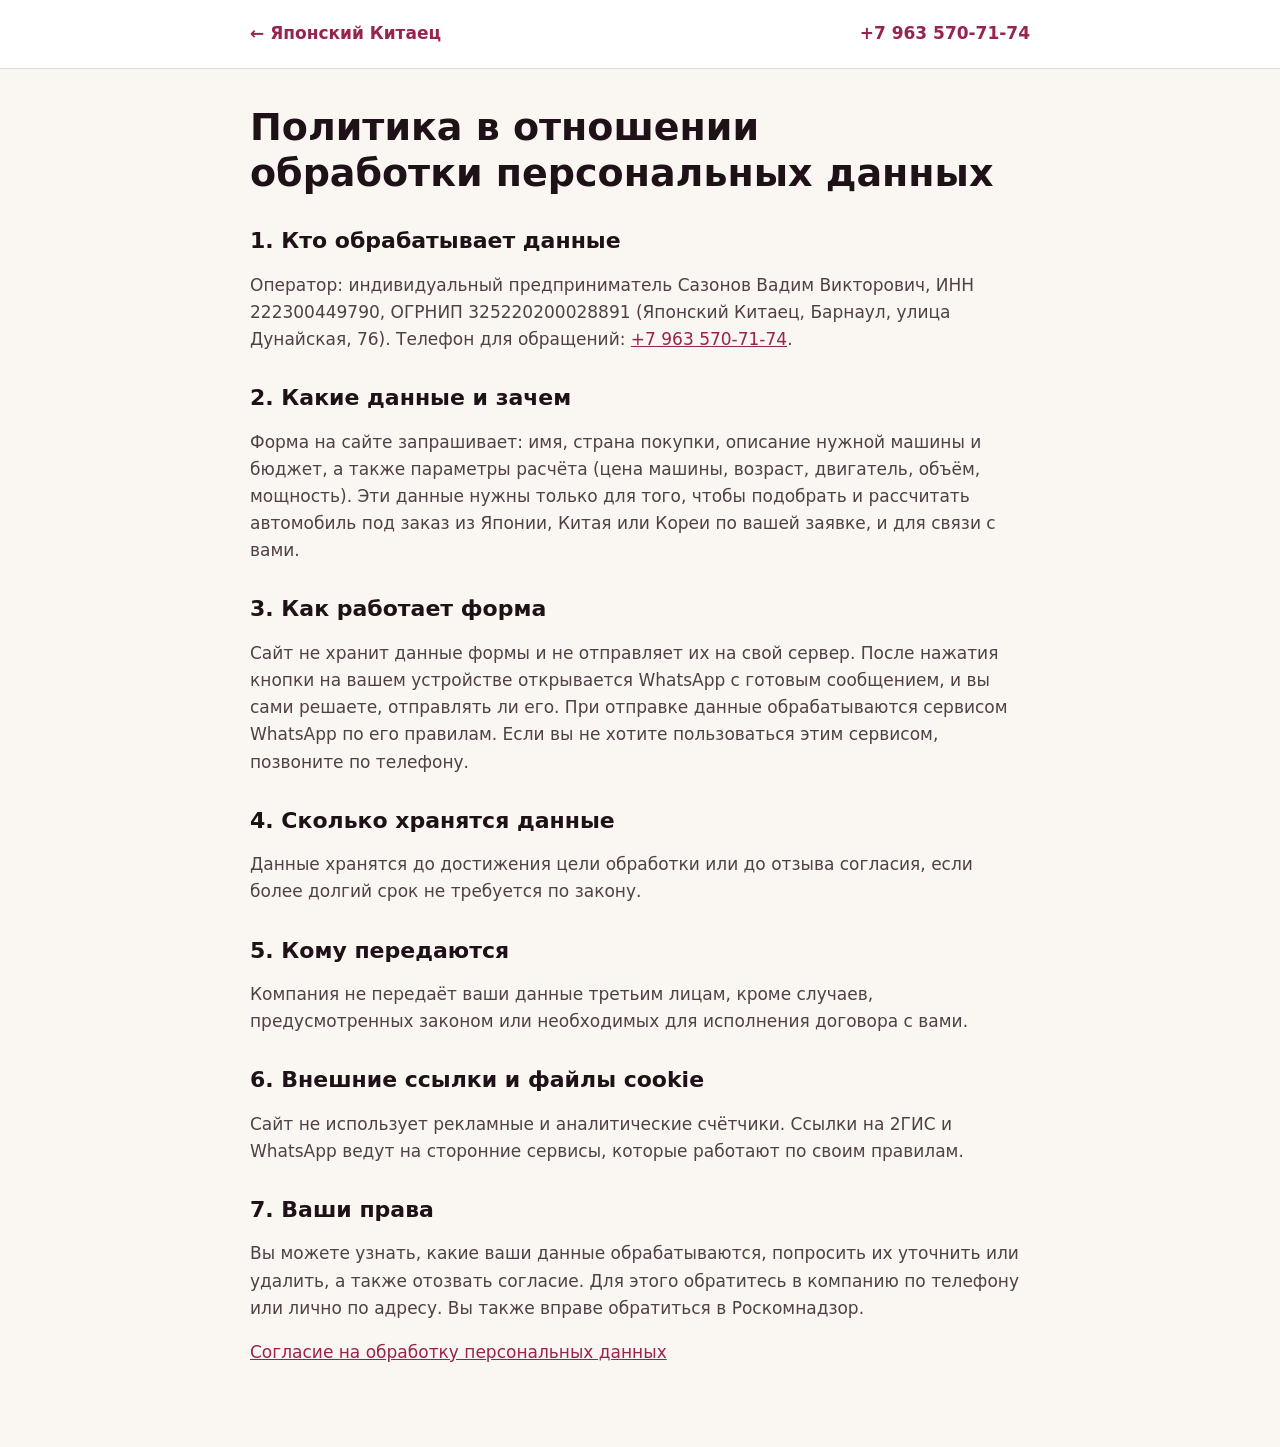
<file: politika/index.html>
<!doctype html>
<html lang="ru">
<head>
<meta charset="utf-8">
<meta name="viewport" content="width=device-width,initial-scale=1">
<title>Политика конфиденциальности — Японский Китаец, Барнаул</title>
<link rel="icon" href="../favicon.svg" type="image/svg+xml">
<link rel="stylesheet" href="../doc.css">
</head>
<body>
<header class="top"><div><a href="../">← Японский Китаец</a><a href="tel:+79635707174">+7 963 570-71-74</a></div></header>
<main>
<h1>Политика в отношении обработки персональных данных</h1>

<h2>1. Кто обрабатывает данные</h2>
<p>Оператор: индивидуальный предприниматель Сазонов Вадим Викторович, ИНН 222300449790, ОГРНИП 325220200028891 (Японский Китаец, Барнаул, улица Дунайская, 76). Телефон для обращений: <a href="tel:+79635707174">+7 963 570-71-74</a>.</p>

<h2>2. Какие данные и зачем</h2>
<p>Форма на сайте запрашивает: имя, страна покупки, описание нужной машины и бюджет, а также параметры расчёта (цена машины, возраст, двигатель, объём, мощность). Эти данные нужны только для того, чтобы подобрать и рассчитать автомобиль под заказ из Японии, Китая или Кореи по вашей заявке, и для связи с вами.</p>

<h2>3. Как работает форма</h2>
<p>Сайт не хранит данные формы и не отправляет их на свой сервер. После нажатия кнопки на вашем устройстве открывается WhatsApp с готовым сообщением, и вы сами решаете, отправлять ли его. При отправке данные обрабатываются сервисом WhatsApp по его правилам. Если вы не хотите пользоваться этим сервисом, позвоните по телефону.</p>

<h2>4. Сколько хранятся данные</h2>
<p>Данные хранятся до достижения цели обработки или до отзыва согласия, если более долгий срок не требуется по закону.</p>

<h2>5. Кому передаются</h2>
<p>Компания не передаёт ваши данные третьим лицам, кроме случаев, предусмотренных законом или необходимых для исполнения договора с вами.</p>

<h2>6. Внешние ссылки и файлы cookie</h2>
<p>Сайт не использует рекламные и аналитические счётчики. Ссылки на 2ГИС и WhatsApp ведут на сторонние сервисы, которые работают по своим правилам.</p>

<h2>7. Ваши права</h2>
<p>Вы можете узнать, какие ваши данные обрабатываются, попросить их уточнить или удалить, а также отозвать согласие. Для этого обратитесь в компанию по телефону или лично по адресу. Вы также вправе обратиться в Роскомнадзор.</p>

<p><a href="../soglasie/">Согласие на обработку персональных данных</a></p>
</main>
</body>
</html>
</file>
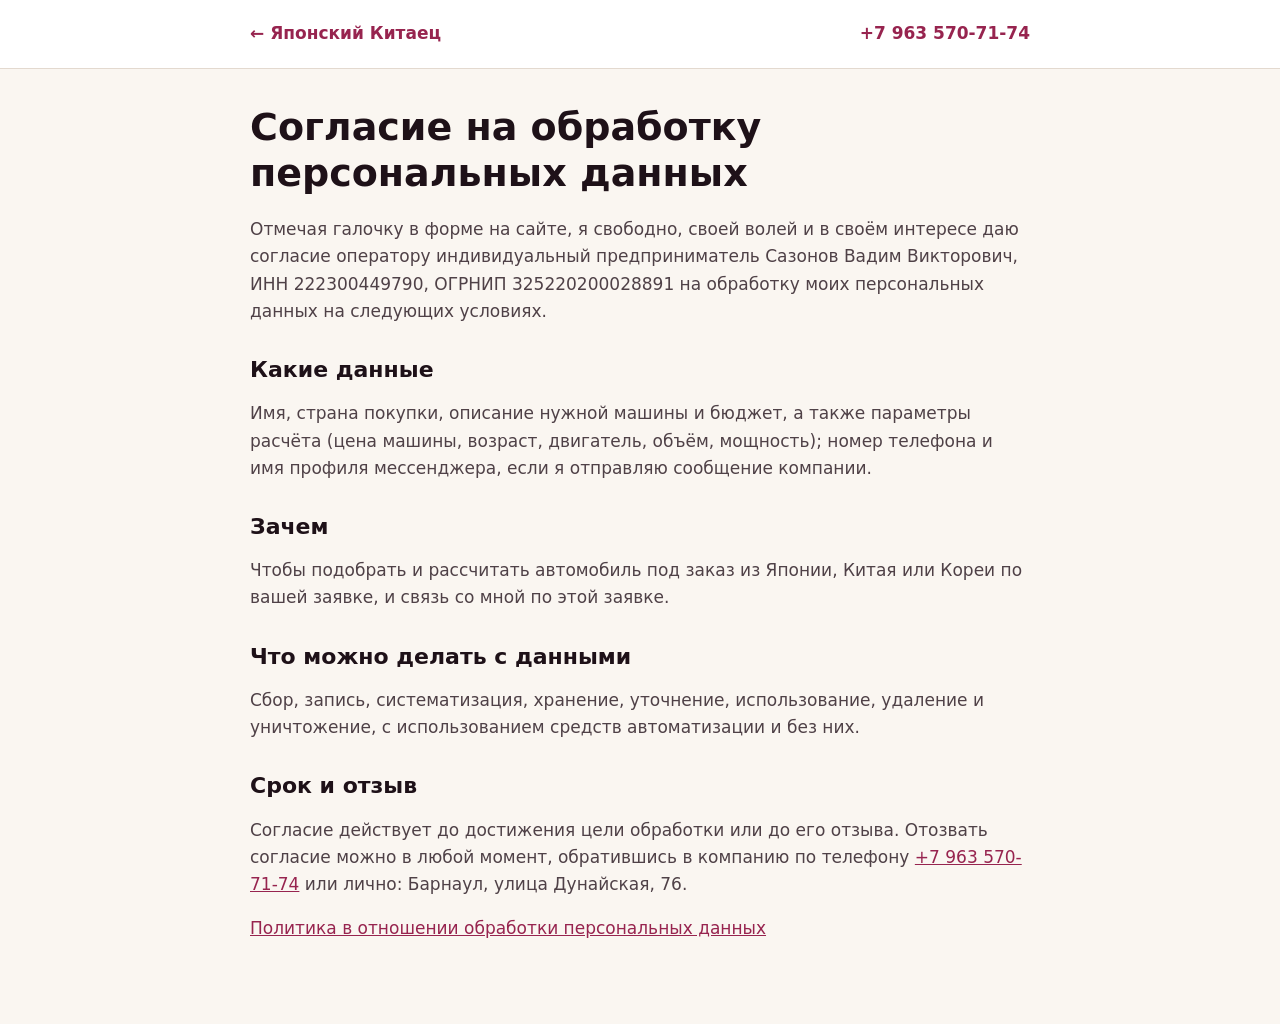
<file: soglasie/index.html>
<!doctype html>
<html lang="ru">
<head>
<meta charset="utf-8">
<meta name="viewport" content="width=device-width,initial-scale=1">
<title>Согласие на обработку персональных данных — Японский Китаец, Барнаул</title>
<link rel="icon" href="../favicon.svg" type="image/svg+xml">
<link rel="stylesheet" href="../doc.css">
</head>
<body>
<header class="top"><div><a href="../">← Японский Китаец</a><a href="tel:+79635707174">+7 963 570-71-74</a></div></header>
<main>
<h1>Согласие на обработку персональных данных</h1>
<p>Отмечая галочку в форме на сайте, я свободно, своей волей и в своём интересе даю согласие оператору индивидуальный предприниматель Сазонов Вадим Викторович, ИНН 222300449790, ОГРНИП 325220200028891 на обработку моих персональных данных на следующих условиях.</p>

<h2>Какие данные</h2>
<p>Имя, страна покупки, описание нужной машины и бюджет, а также параметры расчёта (цена машины, возраст, двигатель, объём, мощность); номер телефона и имя профиля мессенджера, если я отправляю сообщение компании.</p>

<h2>Зачем</h2>
<p>Чтобы подобрать и рассчитать автомобиль под заказ из Японии, Китая или Кореи по вашей заявке, и связь со мной по этой заявке.</p>

<h2>Что можно делать с данными</h2>
<p>Сбор, запись, систематизация, хранение, уточнение, использование, удаление и уничтожение, с использованием средств автоматизации и без них.</p>

<h2>Срок и отзыв</h2>
<p>Согласие действует до достижения цели обработки или до его отзыва. Отозвать согласие можно в любой момент, обратившись в компанию по телефону <a href="tel:+79635707174">+7 963 570-71-74</a> или лично: Барнаул, улица Дунайская, 76.</p>

<p><a href="../politika/">Политика в отношении обработки персональных данных</a></p>
</main>
</body>
</html>
</file>
<file: doc.css>
*{box-sizing:border-box}
body{margin:0;background:#FAF6F1;color:#1E1118;font:400 17px/1.6 system-ui,-apple-system,'Segoe UI',Roboto,sans-serif}
.top{border-bottom:1px solid #E3D9CF;background:#fff}
.top div{max-width:820px;margin:0 auto;padding:12px 20px;display:flex;justify-content:space-between;gap:16px;align-items:center;flex-wrap:wrap}
.top a{display:inline-flex;align-items:center;min-height:44px;color:#97244F;font-weight:600;text-decoration:none}
main{max-width:820px;margin:0 auto;padding:36px 20px 64px}
h1,h2{line-height:1.2;text-wrap:balance}
h1{font-size:clamp(28px,5vw,38px);margin:0 0 20px}
h2{font-size:22px;margin:32px 0 8px}
p{color:#4F4147}
a{color:#97244F}
.fill{background:#F6EDD9;border-radius:4px;padding:0 5px;color:#6D5522}
:focus-visible{outline:3px solid #B72F62;outline-offset:2px}
</file>
